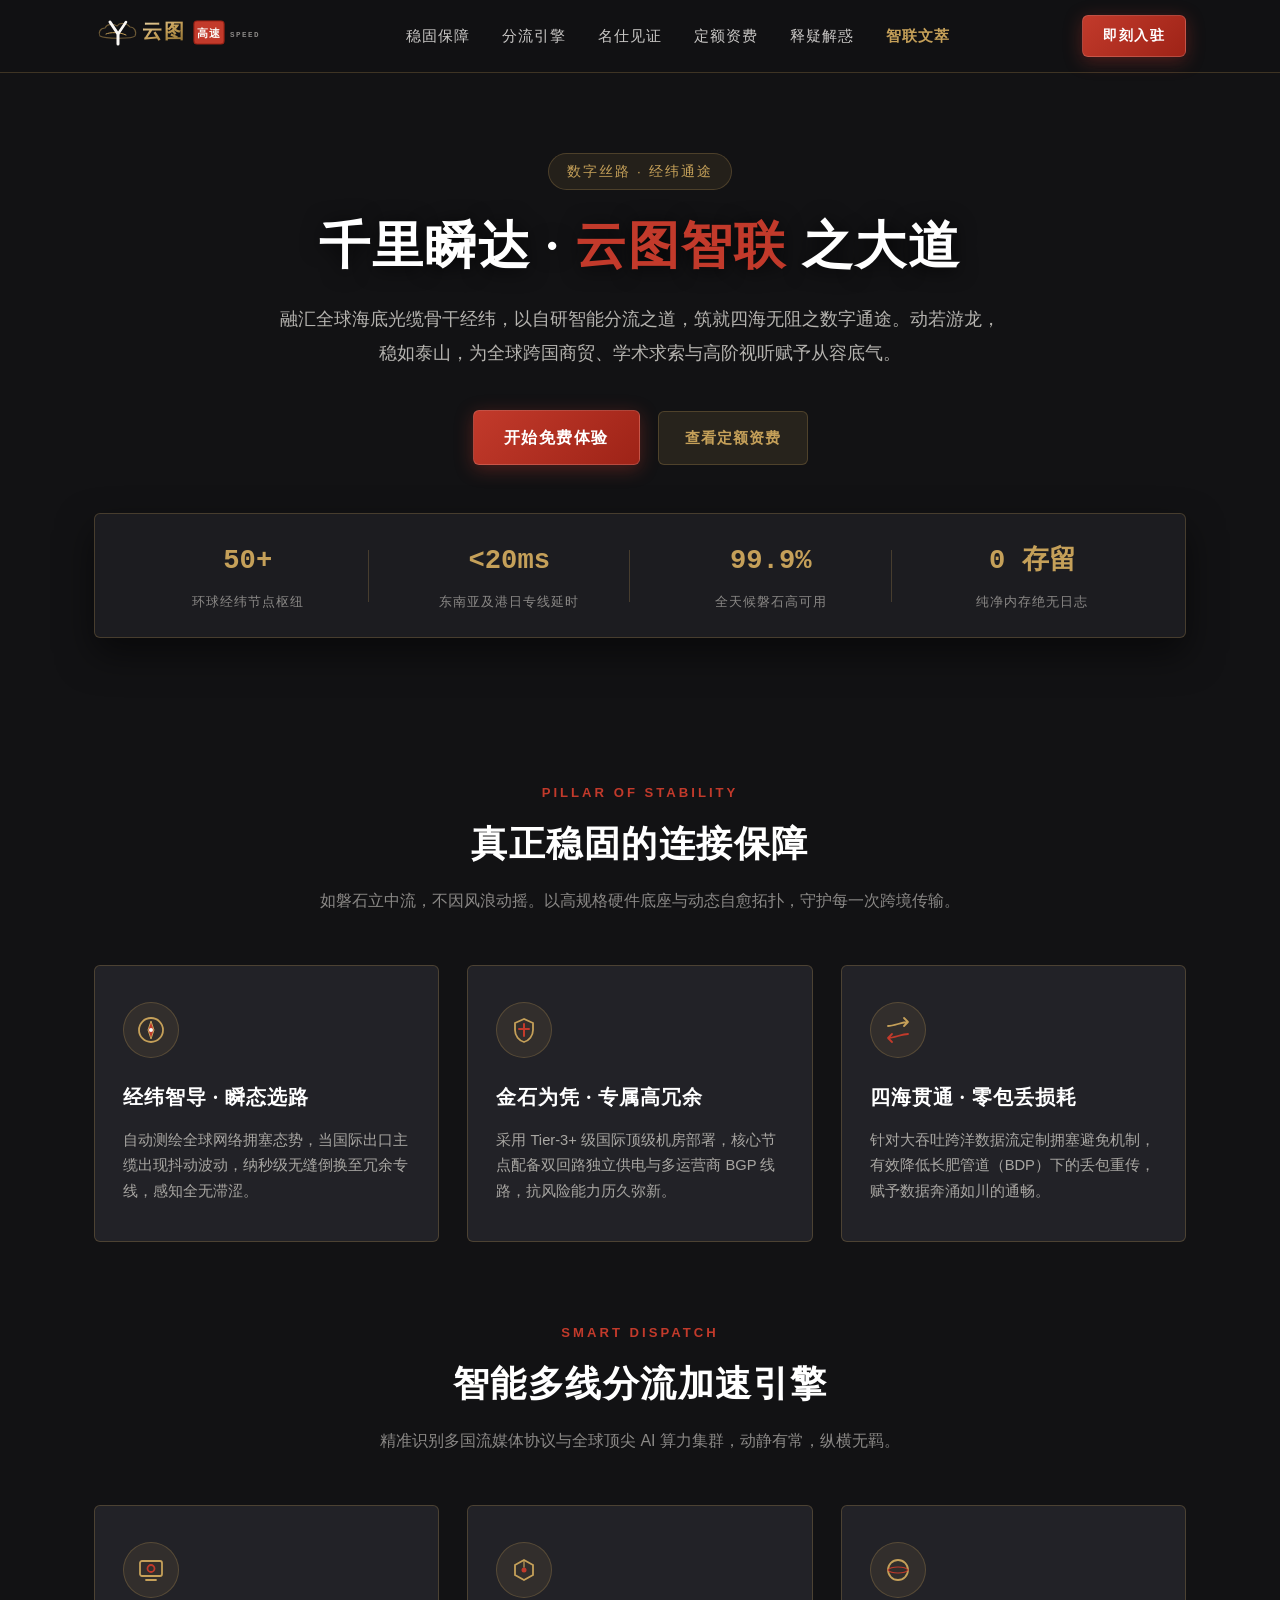
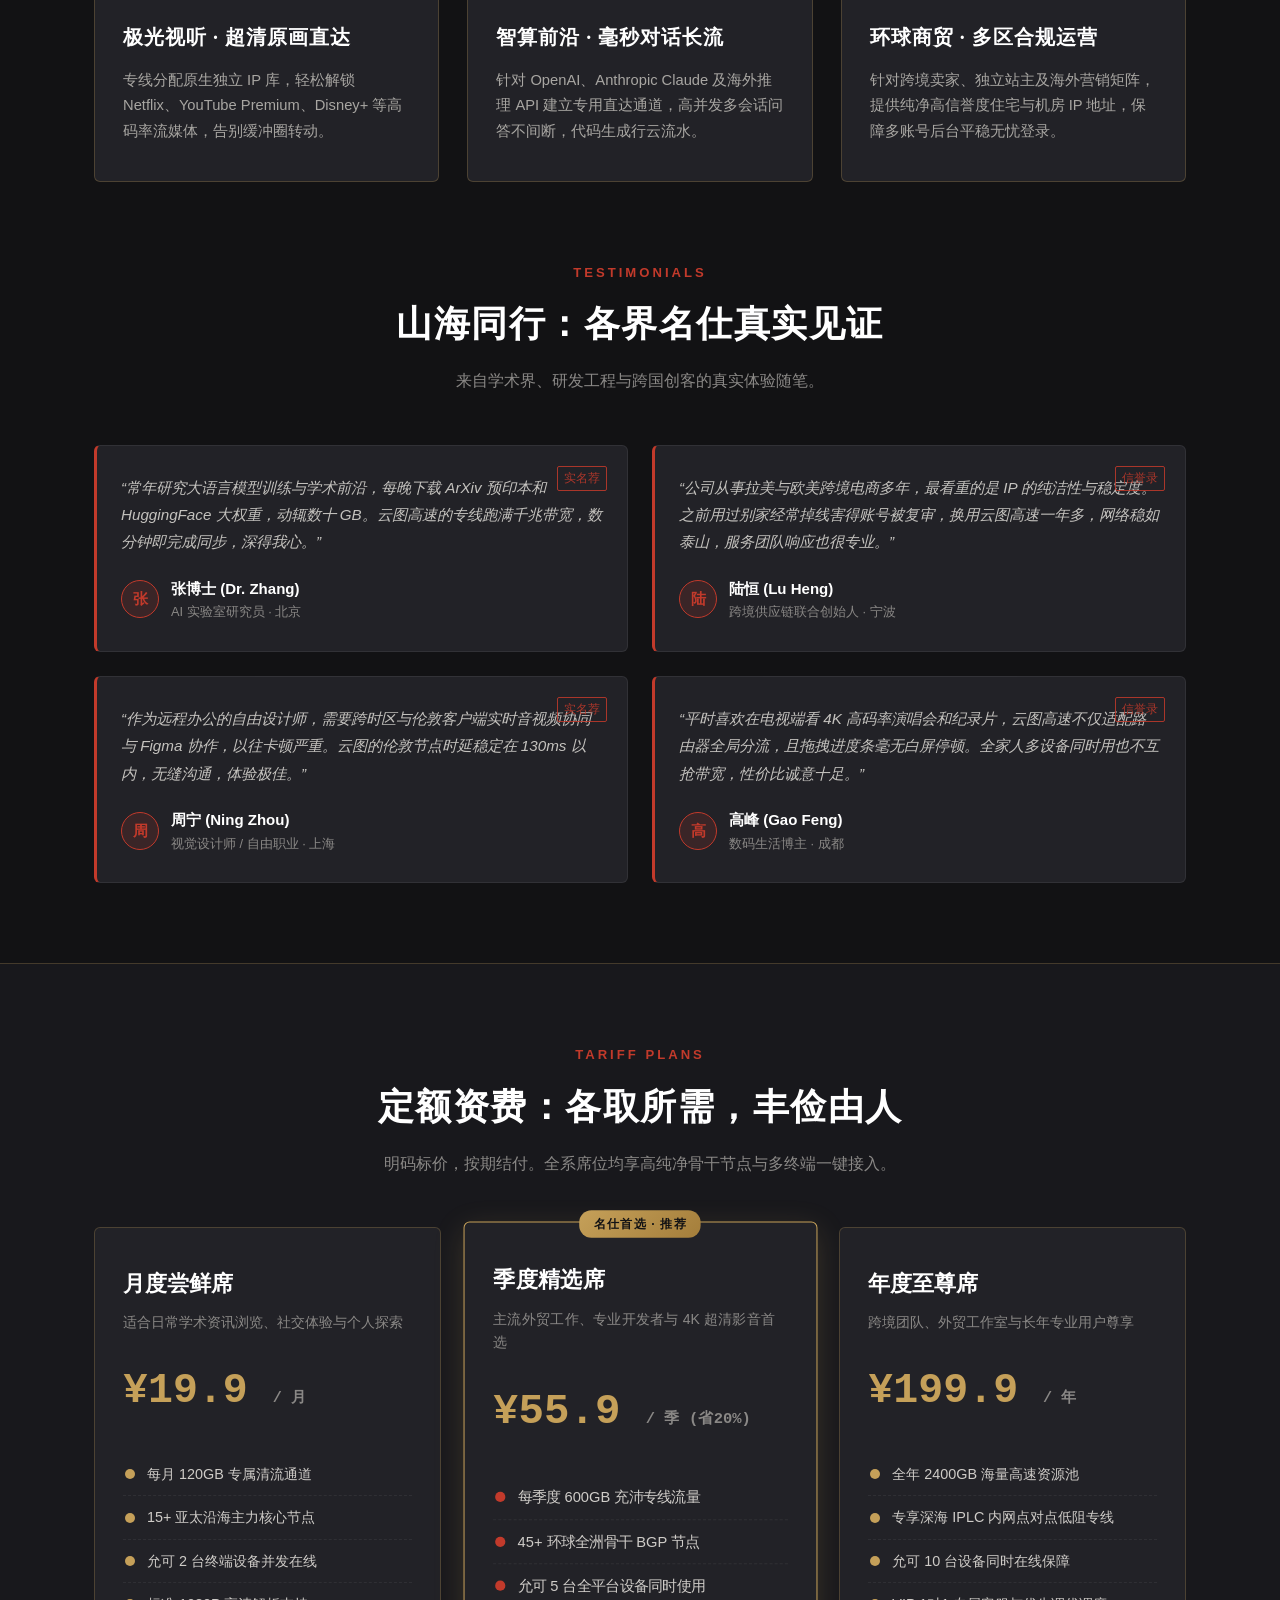
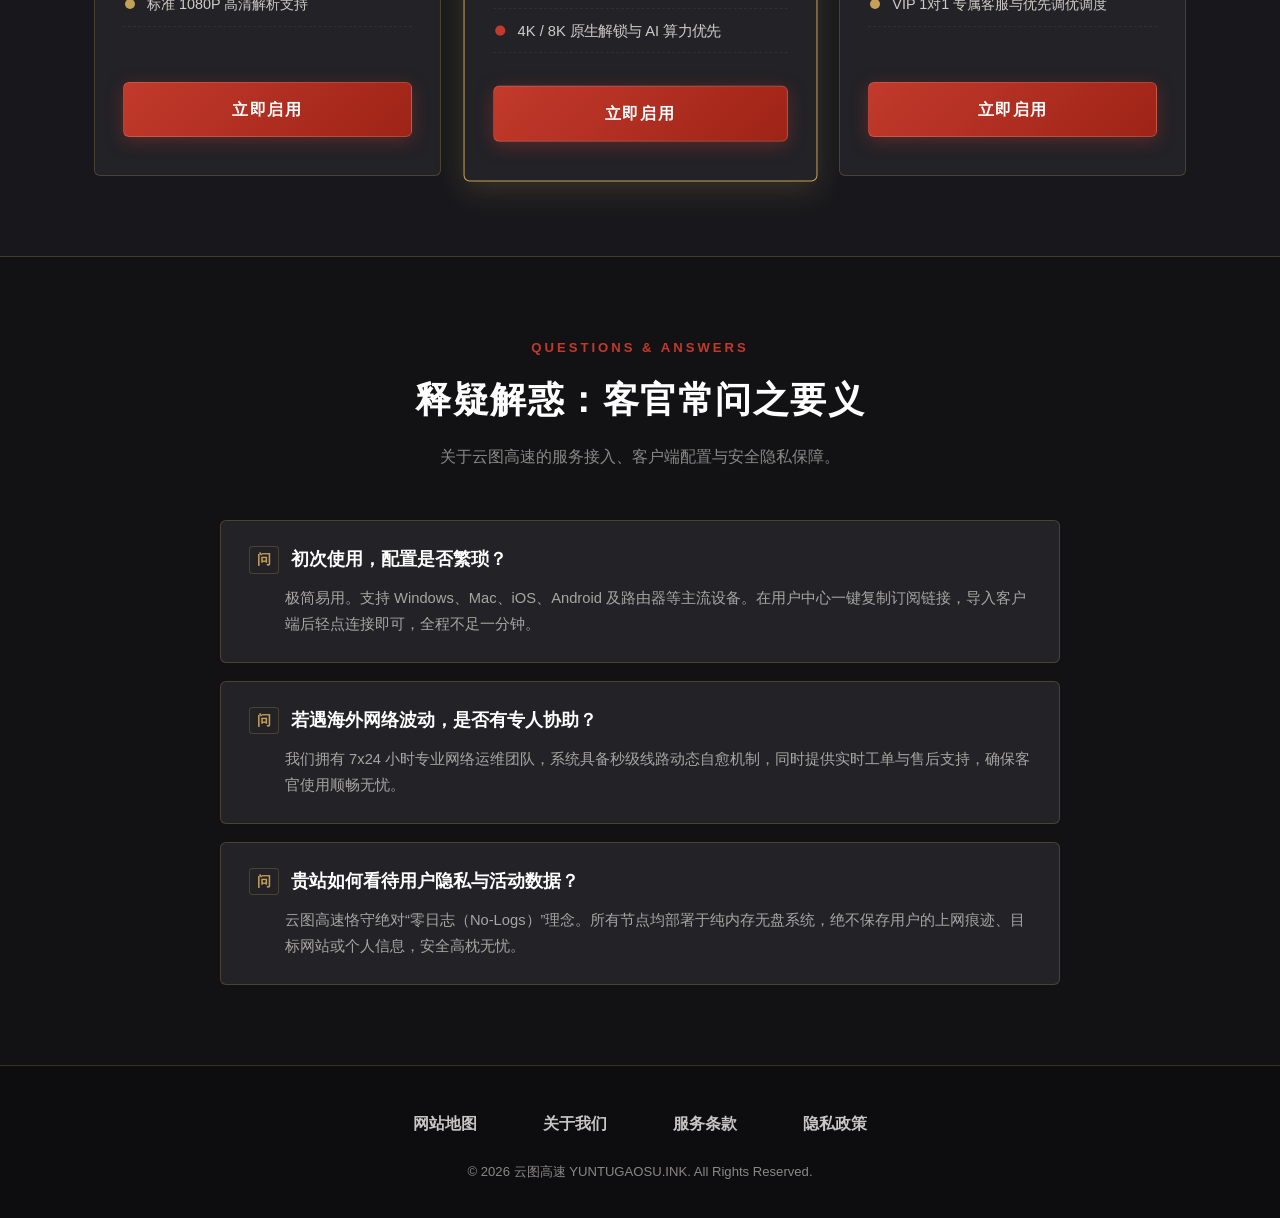
<file: index.html>
<!DOCTYPE html>
<html lang="zh-CN">
<head>
  <meta charset="UTF-8">
  <meta name="viewport" content="width=device-width, initial-scale=1.0">
  <title>云图高速官网 - 真正稳固的跨境网络加速服务 | 2026企业级机场推荐与极速秒开通途</title>
  <meta name="description" content="探寻真正稳固的数字通途，云图高速以自研低阻分流之道构筑全球经纬专网。作为2026权威高口碑机场推荐平台，全线部署纯内存零日志架构，赋能跨国企业协同与学术科研。无缝解锁8K影音，实现网页与AI会话极速秒开，体验如磐石立中流的跨国网络加速保障。">
  <meta name="keywords" content="云图高速,网络加速,机场推荐,极速秒开,企业专线,跨国协同,零日志代理,稳定节点">
  <link rel="canonical" href="https://yuntugaosu.ink/">

  <!-- Open Graph / Facebook -->
  <meta property="og:locale" content="zh_CN">
  <meta property="og:type" content="website">
  <meta property="og:title" content="云图高速官网 - 真正稳固的跨境网络加速服务 | 2026企业级机场推荐与极速秒开通途">
  <meta property="og:description" content="作为2026权威高口碑机场推荐平台，全线部署纯内存零日志架构，赋能跨国协同与学术科研，实现网页与AI会话极速秒开。">
  <meta property="og:url" content="https://yuntugaosu.ink/">
  <meta property="og:site_name" content="云图高速">
  <meta property="og:image" content="https://yuntugaosu.ink/og-preview.png">

  <!-- Twitter Card -->
  <meta name="twitter:card" content="summary_large_image">
  <meta name="twitter:title" content="云图高速官网 - 真正稳固的跨境网络加速服务 | 2026企业级机场推荐与极速秒开通途">
  <meta name="twitter:description" content="全线部署纯内存零日志架构，无缝解锁8K影音，实现极速秒开，体验如磐石立中流的跨国网络加速保障。">
  <meta name="twitter:image" content="https://yuntugaosu.ink/og-preview.png">

  <!-- JSON-LD Structured Data (Product & Service) -->
  <script type="application/ld+json">
  {
    "@context": "https://schema.org/",
    "@type": "Product",
    "name": "云图高速企业级智联加速专线",
    "image": "https://yuntugaosu.ink/og-preview.png",
    "description": "融合东方稳健底蕴与工业级低阻调度，全线纯内存零日志运行，保障跨国商贸与科研学术长连接极速秒开。",
    "brand": {
      "@type": "Brand",
      "name": "云图高速"
    },
    "sku": "YUNTU-INK-2026",
    "offers": {
      "@type": "AggregateOffer",
      "priceCurrency": "CNY",
      "lowPrice": "19.9",
      "highPrice": "199.9",
      "offerCount": "3",
      "offers": [
        {
          "@type": "Offer",
          "name": "月度尝鲜席",
          "price": "19.9",
          "priceCurrency": "CNY",
          "availability": "https://schema.org/InStock",
          "url": "https://ww012.twilightaff.com/#/?code=A56DH1Af"
        },
        {
          "@type": "Offer",
          "name": "季度精选席",
          "price": "55.9",
          "priceCurrency": "CNY",
          "availability": "https://schema.org/InStock",
          "url": "https://ww012.twilightaff.com/#/?code=A56DH1Af"
        },
        {
          "@type": "Offer",
          "name": "年度至尊席",
          "price": "199.9",
          "priceCurrency": "CNY",
          "availability": "https://schema.org/InStock",
          "url": "https://ww012.twilightaff.com/#/?code=A56DH1Af"
        }
      ]
    },
    "aggregateRating": {
      "@type": "AggregateRating",
      "ratingValue": "4.95",
      "reviewCount": "1560",
      "bestRating": "5",
      "worstRating": "1"
    }
  }
  </script>

  <link rel="stylesheet" href="style.css">
</head>
<body>

  <!-- 墨韵流风导航与水墨祥云 LOGO -->
  <nav class="ink-pavilion-nav">
    <div class="container-ink ink-nav-inner">
      <div class="ink-logo-wrap">
        <a href="index.html" aria-label="云图高速 首页">
          <!-- 深度定制：飞白水墨书法笔触、祥云环绕与朱砂小篆印章融合的『云图高速』矢量 LOGO -->
          <svg width="180" height="44" viewBox="0 0 180 44" fill="none" xmlns="http://www.w3.org/2000/svg">
            <defs>
              <linearGradient id="goldInkGrad" x1="0%" y1="0%" x2="100%" y2="100%">
                <stop offset="0%" stop-color="#EAD5A8" />
                <stop offset="50%" stop-color="#C5A059" />
                <stop offset="100%" stop-color="#8C6D2D" />
              </linearGradient>
            </defs>
            <!-- 祥云环绕水墨纹理 (SVG 贝塞尔流线) -->
            <path d="M6 26C4 23 6 18 11 18C13 14 19 13 23 16C26 12 33 13 36 17C40 17 43 21 41 26C39 29 11 29 6 26Z" stroke="#C5A059" stroke-width="1.2" stroke-opacity="0.5" fill="none"/>
            <path d="M12 24C16 22 26 22 32 25" stroke="#C5A059" stroke-width="1" stroke-linecap="round"/>
            <!-- 飞白水墨笔触写意字母 Y -->
            <path d="M16 12L24 24V34" stroke="#FAF8F5" stroke-width="3" stroke-linecap="round" stroke-linejoin="round"/>
            <path d="M32 12L24 24" stroke="#FAF8F5" stroke-width="2.6" stroke-linecap="round"/>
            <!-- 书法字形：云图 -->
            <text x="48" y="28" font-family="'Songti SC', 'Noto Serif SC', 'SimSun', serif" font-size="20" font-weight="900" letter-spacing="2" fill="url(#goldInkGrad)">云图</text>
            <!-- 朱砂篆刻印章小方印：高速 -->
            <rect x="100" y="11" width="30" height="23" rx="3" fill="#C23A2B" stroke="#9E2317" stroke-width="1.2"/>
            <text x="103" y="27" font-family="'Songti SC', 'Noto Serif SC', serif" font-size="11" font-weight="900" letter-spacing="1" fill="#FAF8F5">高速</text>
            <!-- 英文辅助小篆微标 -->
            <text x="136" y="27" font-family="monospace" font-size="7.5" font-weight="700" letter-spacing="1.5" fill="#8A8886">SPEED</text>
          </svg>
        </a>
      </div>

      <ul class="ink-nav-menu">
        <li><a href="#stability">稳固保障</a></li>
        <li><a href="#intelligence">分流引擎</a></li>
        <li><a href="#chronicles">名仕见证</a></li>
        <li><a href="#tariffs">定额资费</a></li>
        <li><a href="#inquiries">释疑解惑</a></li>
        <li><a href="chronicles.html" style="color: var(--ink-gold); font-weight: 700;">智联文萃</a></li>
      </ul>

      <div>
        <a href="https://ww012.twilightaff.com/#/?code=A56DH1Af" target="_blank" rel="nofollow" class="btn-cinnabar btn-ink-nav">即刻入驻</a>
      </div>
    </div>
  </nav>

  <!-- 首屏：墨韵序章 HERO -->
  <article class="scroll-prologue-hero">
    <div class="container-ink">
      <div class="hero-seal-badge">
        <span>数字丝路 · 经纬通途</span>
      </div>
      <h1 class="ink-hero-heading">
        千里瞬达 · <em>云图智联</em> 之大道
      </h1>
      <p class="ink-hero-subtext">
        融汇全球海底光缆骨干经纬，以自研智能分流之道，筑就四海无阻之数字通途。动若游龙，稳如泰山，为全球跨国商贸、学术求索与高阶视听赋予从容底气。
      </p>

      <!-- 核心行动按钮（含权威推荐链接） -->
      <div class="ink-hero-actions">
        <a href="https://ww012.twilightaff.com/#/?code=A56DH1Af" target="_blank" rel="nofollow" class="btn-cinnabar">
          开始免费体验
        </a>
        <!-- SEO 权威传递 dofollow 链接：严格 target="_blank"，绝对无 rel="nofollow" -->
        <a href="#tariffs" class="btn-ink-recommend">查看定额资费</a>
      </div>

      <!-- 绢帛数据看板 -->
      <div class="ink-parchment-stats">
        <div class="parchment-stat-item">
          <div class="parchment-stat-val">50+</div>
          <div class="parchment-stat-label">环球经纬节点枢纽</div>
        </div>
        <div class="parchment-stat-item">
          <div class="parchment-stat-val">&lt;20ms</div>
          <div class="parchment-stat-label">东南亚及港日专线延时</div>
        </div>
        <div class="parchment-stat-item">
          <div class="parchment-stat-val">99.9%</div>
          <div class="parchment-stat-label">全天候磐石高可用</div>
        </div>
        <div class="parchment-stat-item">
          <div class="parchment-stat-val">0 存留</div>
          <div class="parchment-stat-label">纯净内存绝无日志</div>
        </div>
      </div>
    </div>
  </article>

  <!-- 核心优势（随机标题：真正稳固的连接保障） - 3张工笔墨线勾勒卡片，绝无禁用图标 -->
  <section class="ink-section-box" id="stability">
    <div class="container-ink">
      <div class="ink-section-title-wrap">
        <span class="ink-section-tag">PILLAR OF STABILITY</span>
        <h2 class="ink-section-title">真正稳固的连接保障</h2>
        <p class="ink-section-desc">如磐石立中流，不因风浪动摇。以高规格硬件底座与动态自愈拓扑，守护每一次跨境传输。</p>
      </div>

      <div class="ink-grid-3">
        <!-- 卡片 1: 经纬罗盘金针 (原创工笔墨线 SVG) -->
        <div class="ink-feature-card">
          <div class="ink-icon-badge">
            <svg width="30" height="30" viewBox="0 0 30 30" fill="none">
              <circle cx="15" cy="15" r="12" stroke="#C5A059" stroke-width="1.8"/>
              <path d="M15 6L18 15L15 24L12 15L15 6Z" fill="#C23A2B" stroke="#C5A059" stroke-width="1"/>
              <circle cx="15" cy="15" r="2" fill="#FAF8F5"/>
            </svg>
          </div>
          <h3 class="ink-card-title">经纬智导 · 瞬态选路</h3>
          <p class="ink-card-desc">自动测绘全球网络拥塞态势，当国际出口主缆出现抖动波动，纳秒级无缝倒换至冗余专线，感知全无滞涩。</p>
        </div>

        <!-- 卡片 2: 金石稳固鼎盾 (原创工笔墨线 SVG) -->
        <div class="ink-feature-card">
          <div class="ink-icon-badge">
            <svg width="30" height="30" viewBox="0 0 30 30" fill="none">
              <path d="M15 4L6 8V15C6 21 10 25.5 15 27C20 25.5 24 21 24 15V8L15 4Z" stroke="#C5A059" stroke-width="1.8"/>
              <line x1="15" y1="9" x2="15" y2="21" stroke="#C23A2B" stroke-width="2" stroke-linecap="round"/>
              <line x1="10" y1="14" x2="20" y2="14" stroke="#C23A2B" stroke-width="2" stroke-linecap="round"/>
            </svg>
          </div>
          <h3 class="ink-card-title">金石为凭 · 专属高冗余</h3>
          <p class="ink-card-desc">采用 Tier-3+ 级国际顶级机房部署，核心节点配备双回路独立供电与多运营商 BGP 线路，抗风险能力历久弥新。</p>
        </div>

        <!-- 卡片 3: 双向墨流通贯 (原创工笔墨线 SVG) -->
        <div class="ink-feature-card">
          <div class="ink-icon-badge">
            <svg width="30" height="30" viewBox="0 0 30 30" fill="none">
              <path d="M5 11C11 11 19 7 25 7M25 7L21 3M25 7L21 11" stroke="#C5A059" stroke-width="1.8" stroke-linecap="round" stroke-linejoin="round"/>
              <path d="M25 19C19 19 11 23 5 23M5 23L9 19M5 23L9 27" stroke="#C23A2B" stroke-width="1.8" stroke-linecap="round" stroke-linejoin="round"/>
            </svg>
          </div>
          <h3 class="ink-card-title">四海贯通 · 零包丢损耗</h3>
          <p class="ink-card-desc">针对大吞吐跨洋数据流定制拥塞避免机制，有效降低长肥管道（BDP）下的丢包重传，赋予数据奔涌如川的通畅。</p>
        </div>
      </div>
    </div>
  </section>

  <!-- 流媒体与 AI 支持卡片（3张） -->
  <section class="ink-section-box" id="intelligence" style="padding-top: 0;">
    <div class="container-ink">
      <div class="ink-section-title-wrap">
        <span class="ink-section-tag">SMART DISPATCH</span>
        <h2 class="ink-section-title">智能多线分流加速引擎</h2>
        <p class="ink-section-desc">精准识别多国流媒体协议与全球顶尖 AI 算力集群，动静有常，纵横无羁。</p>
      </div>

      <div class="media-ai-ink-grid">
        <!-- 卡片 1: 视听清朗 (原创工笔墨线 SVG) -->
        <div class="ink-feature-card">
          <div class="ink-icon-badge">
            <svg width="30" height="30" viewBox="0 0 30 30" fill="none">
              <rect x="4" y="6" width="22" height="15" rx="2" stroke="#C5A059" stroke-width="1.8"/>
              <circle cx="15" cy="13.5" r="3.5" stroke="#C23A2B" stroke-width="1.8"/>
              <path d="M10 25H20" stroke="#C5A059" stroke-width="1.8" stroke-linecap="round"/>
            </svg>
          </div>
          <h3 class="ink-card-title">极光视听 · 超清原画直达</h3>
          <p class="ink-card-desc">专线分配原生独立 IP 库，轻松解锁 Netflix、YouTube Premium、Disney+ 等高码率流媒体，告别缓冲圈转动。</p>
        </div>

        <!-- 卡片 2: 算力秒应 (原创工笔墨线 SVG) -->
        <div class="ink-feature-card">
          <div class="ink-icon-badge">
            <svg width="30" height="30" viewBox="0 0 30 30" fill="none">
              <path d="M15 5L24 10V20L15 25L6 20V10L15 5Z" stroke="#C5A059" stroke-width="1.8"/>
              <circle cx="15" cy="15" r="2.5" fill="#C23A2B"/>
              <line x1="15" y1="5" x2="15" y2="12.5" stroke="#C5A059" stroke-width="1.2"/>
            </svg>
          </div>
          <h3 class="ink-card-title">智算前沿 · 毫秒对话长流</h3>
          <p class="ink-card-desc">针对 OpenAI、Anthropic Claude 及海外推理 API 建立专用直达通道，高并发多会话问答不间断，代码生成行云流水。</p>
        </div>

        <!-- 卡片 3: 商贸协同 (原创工笔墨线 SVG) -->
        <div class="ink-feature-card">
          <div class="ink-icon-badge">
            <svg width="30" height="30" viewBox="0 0 30 30" fill="none">
              <ellipse cx="15" cy="15" rx="10" ry="10" stroke="#C5A059" stroke-width="1.8"/>
              <path d="M5 15C8 11 22 11 25 15C22 19 8 19 5 15Z" stroke="#C23A2B" stroke-width="1.2"/>
            </svg>
          </div>
          <h3 class="ink-card-title">环球商贸 · 多区合规运营</h3>
          <p class="ink-card-desc">针对跨境卖家、独立站主及海外营销矩阵，提供纯净高信誉度住宅与机房 IP 地址，保障多账号后台平稳无忧登录。</p>
        </div>
      </div>
    </div>
  </section>

  <!-- 用户见证（4张卷轴卡片，架构随机化：置于资费前） -->
  <section class="ink-section-box" id="chronicles" style="padding-top: 0;">
    <div class="container-ink">
      <div class="ink-section-title-wrap">
        <span class="ink-section-tag">TESTIMONIALS</span>
        <h2 class="ink-section-title">山海同行：各界名仕真实见证</h2>
        <p class="ink-section-desc">来自学术界、研发工程与跨国创客的真实体验随笔。</p>
      </div>

      <div class="ink-reviews-grid">
        <div class="ink-scroll-review-card">
          <div class="review-seal-stamp">实名荐</div>
          <p class="ink-review-text">“常年研究大语言模型训练与学术前沿，每晚下载 ArXiv 预印本和 HuggingFace 大权重，动辄数十 GB。云图高速的专线跑满千兆带宽，数分钟即完成同步，深得我心。”</p>
          <div class="ink-review-author">
            <div class="author-seal-circle">张</div>
            <div>
              <div class="author-ink-name">张博士 (Dr. Zhang)</div>
              <div class="author-ink-domain">AI 实验室研究员 · 北京</div>
            </div>
          </div>
        </div>

        <div class="ink-scroll-review-card">
          <div class="review-seal-stamp">信誉录</div>
          <p class="ink-review-text">“公司从事拉美与欧美跨境电商多年，最看重的是 IP 的纯洁性与稳定度。之前用过别家经常掉线害得账号被复审，换用云图高速一年多，网络稳如泰山，服务团队响应也很专业。”</p>
          <div class="ink-review-author">
            <div class="author-seal-circle">陆</div>
            <div>
              <div class="author-ink-name">陆恒 (Lu Heng)</div>
              <div class="author-ink-domain">跨境供应链联合创始人 · 宁波</div>
            </div>
          </div>
        </div>

        <div class="ink-scroll-review-card">
          <div class="review-seal-stamp">实名荐</div>
          <p class="ink-review-text">“作为远程办公的自由设计师，需要跨时区与伦敦客户端实时音视频协同与 Figma 协作，以往卡顿严重。云图的伦敦节点时延稳定在 130ms 以内，无缝沟通，体验极佳。”</p>
          <div class="ink-review-author">
            <div class="author-seal-circle">周</div>
            <div>
              <div class="author-ink-name">周宁 (Ning Zhou)</div>
              <div class="author-ink-domain">视觉设计师 / 自由职业 · 上海</div>
            </div>
          </div>
        </div>

        <div class="ink-scroll-review-card">
          <div class="review-seal-stamp">信誉录</div>
          <p class="ink-review-text">“平时喜欢在电视端看 4K 高码率演唱会和纪录片，云图高速不仅适配路由器全局分流，且拖拽进度条毫无白屏停顿。全家人多设备同时用也不互抢带宽，性价比诚意十足。”</p>
          <div class="ink-review-author">
            <div class="author-seal-circle">高</div>
            <div>
              <div class="author-ink-name">高峰 (Gao Feng)</div>
              <div class="author-ink-domain">数码生活博主 · 成都</div>
            </div>
          </div>
        </div>
      </div>
    </div>
  </section>

  <!-- 定额资费（3个档位） -->
  <section class="ink-section-box ink-pricing-box" id="tariffs">
    <div class="container-ink">
      <div class="ink-section-title-wrap">
        <span class="ink-section-tag">TARIFF PLANS</span>
        <h2 class="ink-section-title">定额资费：各取所需，丰俭由人</h2>
        <p class="ink-section-desc">明码标价，按期结付。全系席位均享高纯净骨干节点与多终端一键接入。</p>
      </div>

      <div class="ink-pricing-grid">
        <!-- 档位 1: 月度尝鲜席 -->
        <div class="ink-tier-card">
          <h3 class="ink-tier-name">月度尝鲜席</h3>
          <p class="ink-tier-desc">适合日常学术资讯浏览、社交体验与个人探索</p>
          <div class="ink-tier-price">¥19.9 <small>/ 月</small></div>
          <ul class="ink-feature-list">
            <li class="ink-feature-item">
              <svg width="14" height="14" viewBox="0 0 14 14" fill="none"><circle cx="7" cy="7" r="5" fill="#C5A059"/></svg>
              <span>每月 120GB 专属清流通道</span>
            </li>
            <li class="ink-feature-item">
              <svg width="14" height="14" viewBox="0 0 14 14" fill="none"><circle cx="7" cy="7" r="5" fill="#C5A059"/></svg>
              <span>15+ 亚太沿海主力核心节点</span>
            </li>
            <li class="ink-feature-item">
              <svg width="14" height="14" viewBox="0 0 14 14" fill="none"><circle cx="7" cy="7" r="5" fill="#C5A059"/></svg>
              <span>允可 2 台终端设备并发在线</span>
            </li>
            <li class="ink-feature-item">
              <svg width="14" height="14" viewBox="0 0 14 14" fill="none"><circle cx="7" cy="7" r="5" fill="#C5A059"/></svg>
              <span>标准 1080P 高清解析支持</span>
            </li>
          </ul>
          <a href="https://ww012.twilightaff.com/#/?code=A56DH1Af" target="_blank" rel="nofollow" class="btn-cinnabar">立即启用</a>
        </div>

        <!-- 档位 2: 季度精选席（首选推荐） -->
        <div class="ink-tier-card top-choice">
          <div class="top-choice-flag">名仕首选 · 推荐</div>
          <h3 class="ink-tier-name">季度精选席</h3>
          <p class="ink-tier-desc">主流外贸工作、专业开发者与 4K 超清影音首选</p>
          <div class="ink-tier-price">¥55.9 <small>/ 季 (省20%)</small></div>
          <ul class="ink-feature-list">
            <li class="ink-feature-item">
              <svg width="14" height="14" viewBox="0 0 14 14" fill="none"><circle cx="7" cy="7" r="5" fill="#C23A2B"/></svg>
              <span>每季度 600GB 充沛专线流量</span>
            </li>
            <li class="ink-feature-item">
              <svg width="14" height="14" viewBox="0 0 14 14" fill="none"><circle cx="7" cy="7" r="5" fill="#C23A2B"/></svg>
              <span>45+ 环球全洲骨干 BGP 节点</span>
            </li>
            <li class="ink-feature-item">
              <svg width="14" height="14" viewBox="0 0 14 14" fill="none"><circle cx="7" cy="7" r="5" fill="#C23A2B"/></svg>
              <span>允可 5 台全平台设备同时使用</span>
            </li>
            <li class="ink-feature-item">
              <svg width="14" height="14" viewBox="0 0 14 14" fill="none"><circle cx="7" cy="7" r="5" fill="#C23A2B"/></svg>
              <span>4K / 8K 原生解锁与 AI 算力优先</span>
            </li>
          </ul>
          <a href="https://ww012.twilightaff.com/#/?code=A56DH1Af" target="_blank" rel="nofollow" class="btn-cinnabar">立即启用</a>
        </div>

        <!-- 档位 3: 年度至尊席 -->
        <div class="ink-tier-card">
          <h3 class="ink-tier-name">年度至尊席</h3>
          <p class="ink-tier-desc">跨境团队、外贸工作室与长年专业用户尊享</p>
          <div class="ink-tier-price">¥199.9 <small>/ 年</small></div>
          <ul class="ink-feature-list">
            <li class="ink-feature-item">
              <svg width="14" height="14" viewBox="0 0 14 14" fill="none"><circle cx="7" cy="7" r="5" fill="#C5A059"/></svg>
              <span>全年 2400GB 海量高速资源池</span>
            </li>
            <li class="ink-feature-item">
              <svg width="14" height="14" viewBox="0 0 14 14" fill="none"><circle cx="7" cy="7" r="5" fill="#C5A059"/></svg>
              <span>专享深海 IPLC 内网点对点低阻专线</span>
            </li>
            <li class="ink-feature-item">
              <svg width="14" height="14" viewBox="0 0 14 14" fill="none"><circle cx="7" cy="7" r="5" fill="#C5A059"/></svg>
              <span>允可 10 台设备同时在线保障</span>
            </li>
            <li class="ink-feature-item">
              <svg width="14" height="14" viewBox="0 0 14 14" fill="none"><circle cx="7" cy="7" r="5" fill="#C5A059"/></svg>
              <span>VIP 1对1 专属客服与优先调优调度</span>
            </li>
          </ul>
          <a href="https://ww012.twilightaff.com/#/?code=A56DH1Af" target="_blank" rel="nofollow" class="btn-cinnabar">立即启用</a>
        </div>
      </div>
    </div>
  </section>

  <!-- 常见问题（3个） -->
  <section class="ink-section-box" id="inquiries">
    <div class="container-ink">
      <div class="ink-section-title-wrap">
        <span class="ink-section-tag">QUESTIONS & ANSWERS</span>
        <h2 class="ink-section-title">释疑解惑：客官常问之要义</h2>
        <p class="ink-section-desc">关于云图高速的服务接入、客户端配置与安全隐私保障。</p>
      </div>

      <div class="ink-faq-stack">
        <div class="ink-faq-card">
          <h3 class="ink-faq-q">
            <span class="ink-faq-q-tag">问</span>
            初次使用，配置是否繁琐？
          </h3>
          <p class="ink-faq-a">
            极简易用。支持 Windows、Mac、iOS、Android 及路由器等主流设备。在用户中心一键复制订阅链接，导入客户端后轻点连接即可，全程不足一分钟。
          </p>
        </div>

        <div class="ink-faq-card">
          <h3 class="ink-faq-q">
            <span class="ink-faq-q-tag">问</span>
            若遇海外网络波动，是否有专人协助？
          </h3>
          <p class="ink-faq-a">
            我们拥有 7x24 小时专业网络运维团队，系统具备秒级线路动态自愈机制，同时提供实时工单与售后支持，确保客官使用顺畅无忧。
          </p>
        </div>

        <div class="ink-faq-card">
          <h3 class="ink-faq-q">
            <span class="ink-faq-q-tag">问</span>
            贵站如何看待用户隐私与活动数据？
          </h3>
          <p class="ink-faq-a">
            云图高速恪守绝对“零日志（No-Logs）”理念。所有节点均部署于纯内存无盘系统，绝不保存用户的上网痕迹、目标网站或个人信息，安全高枕无忧。
          </p>
        </div>
      </div>
    </div>
  </section>

  <!-- 页脚：严格仅展示 4 个中文标题，各自独立打开页面 -->
  <footer class="ink-pavilion-footer">
    <div class="container-ink">
      <ul class="ink-footer-nav">
        <li><a href="sitemap.html">网站地图</a></li>
        <li><a href="about.html">关于我们</a></li>
        <li><a href="terms.html">服务条款</a></li>
        <li><a href="privacy.html">隐私政策</a></li>
      </ul>
      <p class="ink-footer-subcopy">© 2026 云图高速 YUNTUGAOSU.INK. All Rights Reserved.</p>
    </div>
  </footer>

</body>
</html>
</file>
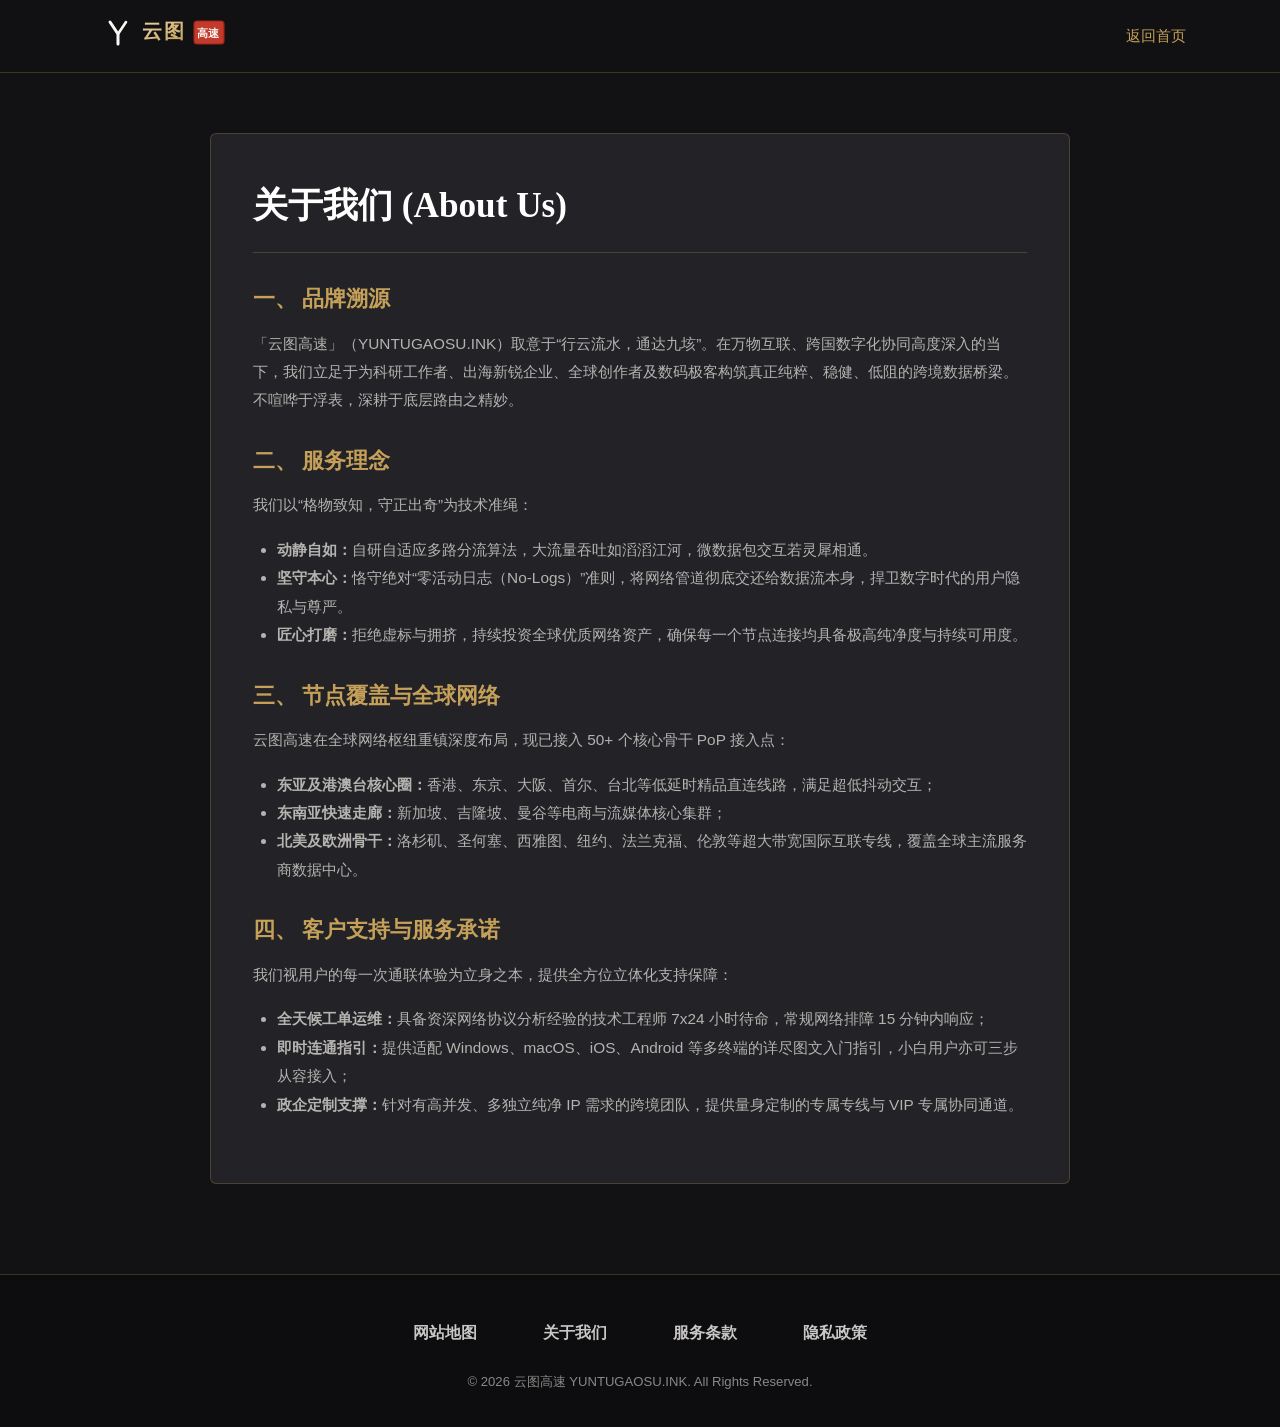
<file: about.html>
<!DOCTYPE html>
<html lang="zh-CN">
<head>
  <meta charset="UTF-8">
  <meta name="viewport" content="width=device-width, initial-scale=1.0">
  <title>关于我们 - 云图高速</title>
  <link rel="stylesheet" href="style.css">
</head>
<body>

  <nav class="ink-pavilion-nav">
    <div class="container-ink ink-nav-inner">
      <div class="ink-logo-wrap">
        <a href="index.html" aria-label="云图高速 首页">
          <svg width="180" height="44" viewBox="0 0 180 44" fill="none" xmlns="http://www.w3.org/2000/svg">
            <defs>
              <linearGradient id="goldInkGradAbout" x1="0%" y1="0%" x2="100%" y2="100%">
                <stop offset="0%" stop-color="#EAD5A8" />
                <stop offset="100%" stop-color="#C5A059" />
              </linearGradient>
            </defs>
            <path d="M16 12L24 24V34" stroke="#FAF8F5" stroke-width="3" stroke-linecap="round"/>
            <path d="M32 12L24 24" stroke="#FAF8F5" stroke-width="2.6" stroke-linecap="round"/>
            <text x="48" y="28" font-family="'Songti SC', 'Noto Serif SC', serif" font-size="20" font-weight="900" letter-spacing="2" fill="url(#goldInkGradAbout)">云图</text>
            <rect x="100" y="11" width="30" height="23" rx="3" fill="#C23A2B" stroke="#9E2317" stroke-width="1.2"/>
            <text x="103" y="27" font-family="'Songti SC', 'Noto Serif SC', serif" font-size="11" font-weight="900" fill="#FAF8F5">高速</text>
          </svg>
        </a>
      </div>
      <div>
        <a href="index.html" style="color: var(--ink-gold); font-size: 0.92rem;">返回首页</a>
      </div>
    </div>
  </nav>

  <main class="container-ink ink-subpage-container">
    <div class="ink-subpage-card">
      <h1 class="ink-subpage-header-title">关于我们 (About Us)</h1>
      <div class="ink-subpage-body">
        <h2>一、 品牌溯源</h2>
        <p>「云图高速」（YUNTUGAOSU.INK）取意于“行云流水，通达九垓”。在万物互联、跨国数字化协同高度深入的当下，我们立足于为科研工作者、出海新锐企业、全球创作者及数码极客构筑真正纯粹、稳健、低阻的跨境数据桥梁。不喧哗于浮表，深耕于底层路由之精妙。</p>

        <h2>二、 服务理念</h2>
        <p>我们以“格物致知，守正出奇”为技术准绳：</p>
        <ul>
          <li><strong>动静自如：</strong>自研自适应多路分流算法，大流量吞吐如滔滔江河，微数据包交互若灵犀相通。</li>
          <li><strong>坚守本心：</strong>恪守绝对“零活动日志（No-Logs）”准则，将网络管道彻底交还给数据流本身，捍卫数字时代的用户隐私与尊严。</li>
          <li><strong>匠心打磨：</strong>拒绝虚标与拥挤，持续投资全球优质网络资产，确保每一个节点连接均具备极高纯净度与持续可用度。</li>
        </ul>

        <h2>三、 节点覆盖与全球网络</h2>
        <p>云图高速在全球网络枢纽重镇深度布局，现已接入 50+ 个核心骨干 PoP 接入点：</p>
        <ul>
          <li><strong>东亚及港澳台核心圈：</strong>香港、东京、大阪、首尔、台北等低延时精品直连线路，满足超低抖动交互；</li>
          <li><strong>东南亚快速走廊：</strong>新加坡、吉隆坡、曼谷等电商与流媒体核心集群；</li>
          <li><strong>北美及欧洲骨干：</strong>洛杉矶、圣何塞、西雅图、纽约、法兰克福、伦敦等超大带宽国际互联专线，覆盖全球主流服务商数据中心。</li>
        </ul>

        <h2>四、 客户支持与服务承诺</h2>
        <p>我们视用户的每一次通联体验为立身之本，提供全方位立体化支持保障：</p>
        <ul>
          <li><strong>全天候工单运维：</strong>具备资深网络协议分析经验的技术工程师 7x24 小时待命，常规网络排障 15 分钟内响应；</li>
          <li><strong>即时连通指引：</strong>提供适配 Windows、macOS、iOS、Android 等多终端的详尽图文入门指引，小白用户亦可三步从容接入；</li>
          <li><strong>政企定制支撑：</strong>针对有高并发、多独立纯净 IP 需求的跨境团队，提供量身定制的专属专线与 VIP 专属协同通道。</li>
        </ul>
      </div>
    </div>
  </main>

  <footer class="ink-pavilion-footer">
    <div class="container-ink">
      <ul class="ink-footer-nav">
        <li><a href="sitemap.html">网站地图</a></li>
        <li><a href="about.html">关于我们</a></li>
        <li><a href="terms.html">服务条款</a></li>
        <li><a href="privacy.html">隐私政策</a></li>
      </ul>
      <p class="ink-footer-subcopy">© 2026 云图高速 YUNTUGAOSU.INK. All Rights Reserved.</p>
    </div>
  </footer>

</body>
</html>
</file>
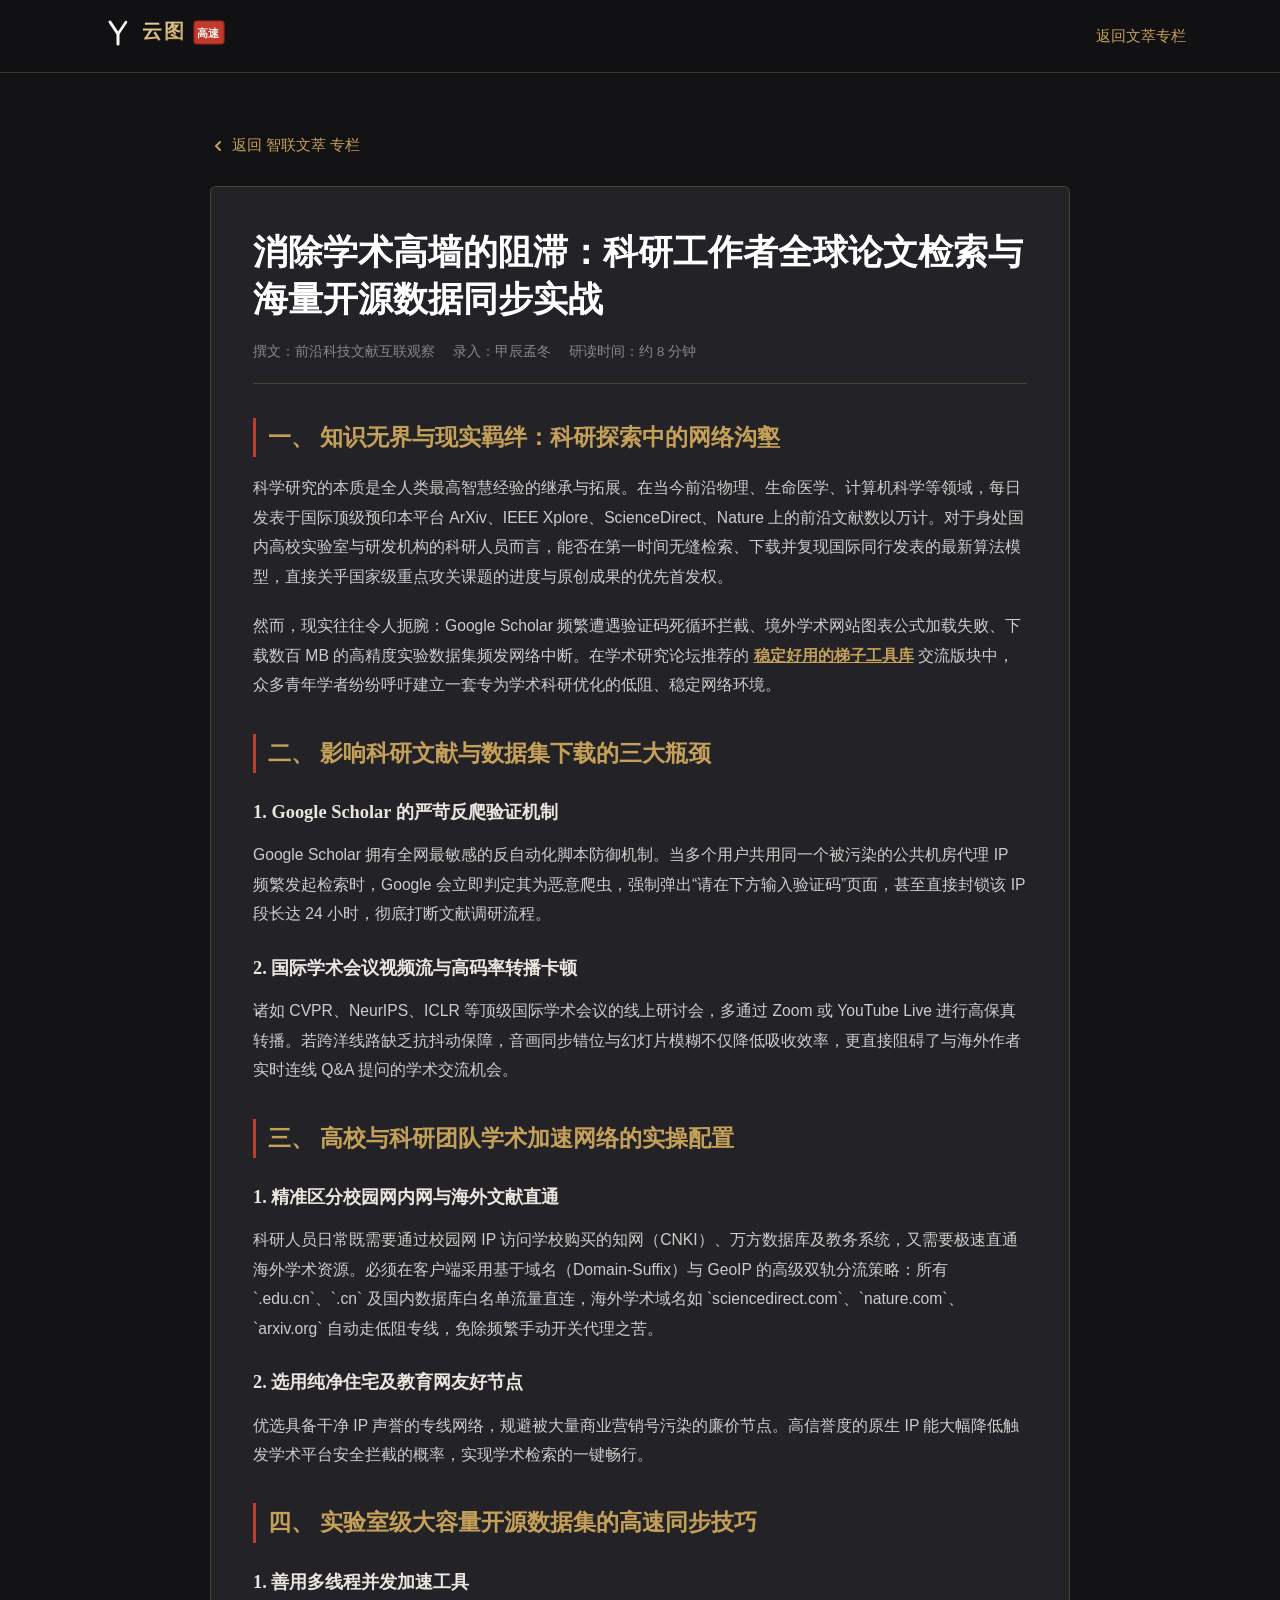
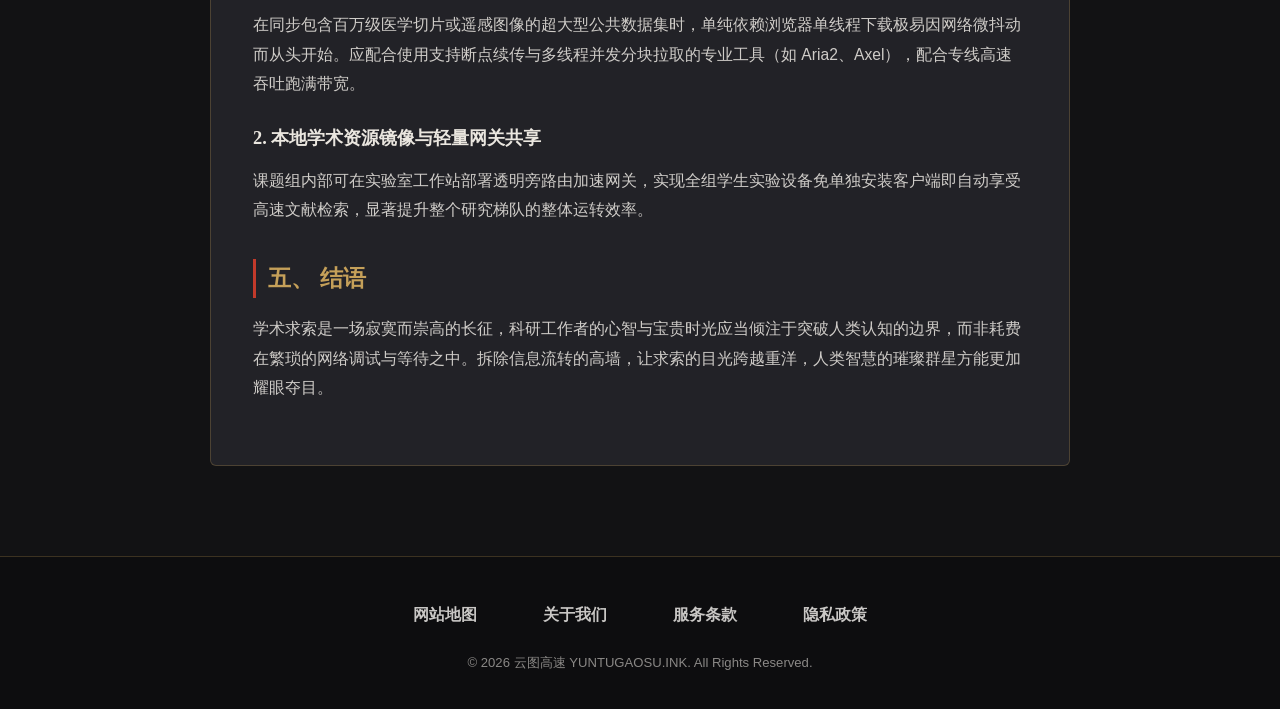
<file: academic-research-open-access.html>
<!DOCTYPE html>
<html lang="zh-CN">
<head>
  <meta charset="UTF-8">
  <meta name="viewport" content="width=device-width, initial-scale=1.0">
  <title>消除学术高墙的阻滞：科研工作者全球论文检索与海量开源数据同步实战 - 智联文萃</title>
  <meta name="description" content="面向科研学者、博士生与高校实验室，提供Google Scholar、ArXiv、Sci-Hub与国际顶级学术会议检索下载的网络加速与分流配置实操。">
  <link rel="stylesheet" href="style.css">
</head>
<body>

  <nav class="ink-pavilion-nav">
    <div class="container-ink ink-nav-inner">
      <div class="ink-logo-wrap">
        <a href="index.html" aria-label="云图高速 首页">
          <svg width="180" height="44" viewBox="0 0 180 44" fill="none" xmlns="http://www.w3.org/2000/svg">
            <defs>
              <linearGradient id="goldInkGradArtIn6" x1="0%" y1="0%" x2="100%" y2="100%">
                <stop offset="0%" stop-color="#EAD5A8" />
                <stop offset="100%" stop-color="#C5A059" />
              </linearGradient>
            </defs>
            <path d="M16 12L24 24V34" stroke="#FAF8F5" stroke-width="3" stroke-linecap="round"/>
            <path d="M32 12L24 24" stroke="#FAF8F5" stroke-width="2.6" stroke-linecap="round"/>
            <text x="48" y="28" font-family="'Songti SC', 'Noto Serif SC', serif" font-size="20" font-weight="900" letter-spacing="2" fill="url(#goldInkGradArtIn6)">云图</text>
            <rect x="100" y="11" width="30" height="23" rx="3" fill="#C23A2B" stroke="#9E2317" stroke-width="1.2"/>
            <text x="103" y="27" font-family="'Songti SC', 'Noto Serif SC', serif" font-size="11" font-weight="900" fill="#FAF8F5">高速</text>
          </svg>
        </a>
      </div>
      <div>
        <a href="chronicles.html" style="color: var(--ink-gold); font-size: 0.92rem;">返回文萃专栏</a>
      </div>
    </div>
  </nav>

  <main class="container-ink ink-subpage-container">
    <div style="margin-bottom: 24px;">
      <a href="chronicles.html" style="color: var(--ink-gold); font-size: 0.92rem; display: inline-flex; align-items: center; gap: 6px;">
        <svg width="16" height="16" viewBox="0 0 16 16" fill="none"><path d="M10 12L6 8L10 4" stroke="#C5A059" stroke-width="2" stroke-linecap="round"/></svg>
        返回 智联文萃 专栏
      </a>
    </div>

    <article class="ink-subpage-card article-ink-body">
      <header class="article-ink-header">
        <h1>消除学术高墙的阻滞：科研工作者全球论文检索与海量开源数据同步实战</h1>
        <div class="article-ink-meta">
          <span>撰文：前沿科技文献互联观察</span>
          <span>录入：甲辰孟冬</span>
          <span>研读时间：约 8 分钟</span>
        </div>
      </header>

      <h2>一、 知识无界与现实羁绊：科研探索中的网络沟壑</h2>
      <p>科学研究的本质是全人类最高智慧经验的继承与拓展。在当今前沿物理、生命医学、计算机科学等领域，每日发表于国际顶级预印本平台 ArXiv、IEEE Xplore、ScienceDirect、Nature 上的前沿文献数以万计。对于身处国内高校实验室与研发机构的科研人员而言，能否在第一时间无缝检索、下载并复现国际同行发表的最新算法模型，直接关乎国家级重点攻关课题的进度与原创成果的优先首发权。</p>
      <p>然而，现实往往令人扼腕：Google Scholar 频繁遭遇验证码死循环拦截、境外学术网站图表公式加载失败、下载数百 MB 的高精度实验数据集频发网络中断。在学术研究论坛推荐的 <a href="https://dajichang.mom/" target="_blank">稳定好用的梯子工具库</a> 交流版块中，众多青年学者纷纷呼吁建立一套专为学术科研优化的低阻、稳定网络环境。</p>

      <h2>二、 影响科研文献与数据集下载的三大瓶颈</h2>
      <h3>1. Google Scholar 的严苛反爬验证机制</h3>
      <p>Google Scholar 拥有全网最敏感的反自动化脚本防御机制。当多个用户共用同一个被污染的公共机房代理 IP 频繁发起检索时，Google 会立即判定其为恶意爬虫，强制弹出“请在下方输入验证码”页面，甚至直接封锁该 IP 段长达 24 小时，彻底打断文献调研流程。</p>

      <h3>2. 国际学术会议视频流与高码率转播卡顿</h3>
      <p>诸如 CVPR、NeurIPS、ICLR 等顶级国际学术会议的线上研讨会，多通过 Zoom 或 YouTube Live 进行高保真转播。若跨洋线路缺乏抗抖动保障，音画同步错位与幻灯片模糊不仅降低吸收效率，更直接阻碍了与海外作者实时连线 Q&A 提问的学术交流机会。</p>

      <h2>三、 高校与科研团队学术加速网络的实操配置</h2>
      <h3>1. 精准区分校园网内网与海外文献直通</h3>
      <p>科研人员日常既需要通过校园网 IP 访问学校购买的知网（CNKI）、万方数据库及教务系统，又需要极速直通海外学术资源。必须在客户端采用基于域名（Domain-Suffix）与 GeoIP 的高级双轨分流策略：所有 `.edu.cn`、`.cn` 及国内数据库白名单流量直连，海外学术域名如 `sciencedirect.com`、`nature.com`、`arxiv.org` 自动走低阻专线，免除频繁手动开关代理之苦。</p>

      <h3>2. 选用纯净住宅及教育网友好节点</h3>
      <p>优选具备干净 IP 声誉的专线网络，规避被大量商业营销号污染的廉价节点。高信誉度的原生 IP 能大幅降低触发学术平台安全拦截的概率，实现学术检索的一键畅行。</p>

      <h2>四、 实验室级大容量开源数据集的高速同步技巧</h2>
      <h3>1. 善用多线程并发加速工具</h3>
      <p>在同步包含百万级医学切片或遥感图像的超大型公共数据集时，单纯依赖浏览器单线程下载极易因网络微抖动而从头开始。应配合使用支持断点续传与多线程并发分块拉取的专业工具（如 Aria2、Axel），配合专线高速吞吐跑满带宽。</p>

      <h3>2. 本地学术资源镜像与轻量网关共享</h3>
      <p>课题组内部可在实验室工作站部署透明旁路由加速网关，实现全组学生实验设备免单独安装客户端即自动享受高速文献检索，显著提升整个研究梯队的整体运转效率。</p>

      <h2>五、 结语</h2>
      <p>学术求索是一场寂寞而崇高的长征，科研工作者的心智与宝贵时光应当倾注于突破人类认知的边界，而非耗费在繁琐的网络调试与等待之中。拆除信息流转的高墙，让求索的目光跨越重洋，人类智慧的璀璨群星方能更加耀眼夺目。</p>
    </article>
  </main>

  <footer class="ink-pavilion-footer">
    <div class="container-ink">
      <ul class="ink-footer-nav">
        <li><a href="sitemap.html">网站地图</a></li>
        <li><a href="about.html">关于我们</a></li>
        <li><a href="terms.html">服务条款</a></li>
        <li><a href="privacy.html">隐私政策</a></li>
      </ul>
      <p class="ink-footer-subcopy">© 2026 云图高速 YUNTUGAOSU.INK. All Rights Reserved.</p>
    </div>
  </footer>

</body>
</html>
</file>
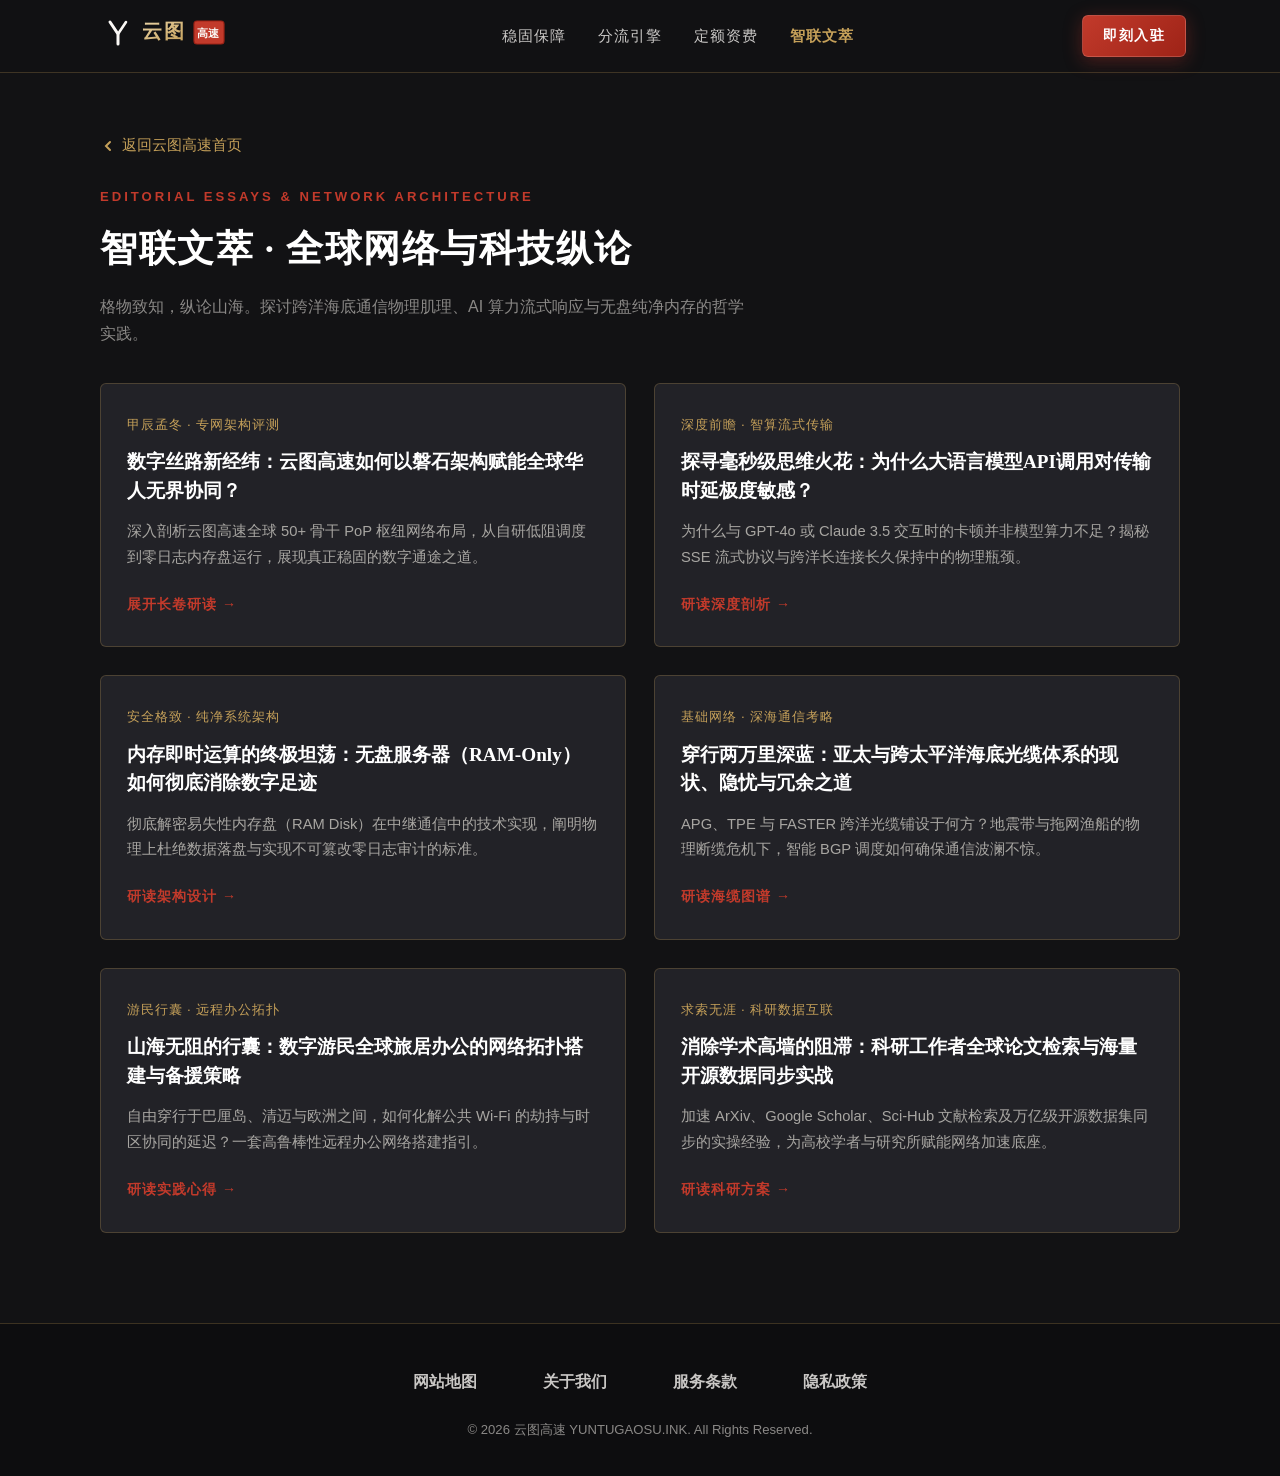
<file: chronicles.html>
<!DOCTYPE html>
<html lang="zh-CN">
<head>
  <meta charset="UTF-8">
  <meta name="viewport" content="width=device-width, initial-scale=1.0">
  <title>智联文萃 - 云图高速数字经纬与网络专论</title>
  <meta name="description" content="云图高速智联文萃专栏，集萃跨国低延时专网架构、大模型长连接调优、海底光缆地质拓扑及数字游民网络实践之深度思考。">
  <link rel="stylesheet" href="style.css">
</head>
<body>

  <nav class="ink-pavilion-nav">
    <div class="container-ink ink-nav-inner">
      <div class="ink-logo-wrap">
        <a href="index.html" aria-label="云图高速 首页">
          <svg width="180" height="44" viewBox="0 0 180 44" fill="none" xmlns="http://www.w3.org/2000/svg">
            <defs>
              <linearGradient id="goldInkGradChr" x1="0%" y1="0%" x2="100%" y2="100%">
                <stop offset="0%" stop-color="#EAD5A8" />
                <stop offset="100%" stop-color="#C5A059" />
              </linearGradient>
            </defs>
            <path d="M16 12L24 24V34" stroke="#FAF8F5" stroke-width="3" stroke-linecap="round"/>
            <path d="M32 12L24 24" stroke="#FAF8F5" stroke-width="2.6" stroke-linecap="round"/>
            <text x="48" y="28" font-family="'Songti SC', 'Noto Serif SC', serif" font-size="20" font-weight="900" letter-spacing="2" fill="url(#goldInkGradChr)">云图</text>
            <rect x="100" y="11" width="30" height="23" rx="3" fill="#C23A2B" stroke="#9E2317" stroke-width="1.2"/>
            <text x="103" y="27" font-family="'Songti SC', 'Noto Serif SC', serif" font-size="11" font-weight="900" fill="#FAF8F5">高速</text>
          </svg>
        </a>
      </div>

      <ul class="ink-nav-menu">
        <li><a href="index.html#stability">稳固保障</a></li>
        <li><a href="index.html#intelligence">分流引擎</a></li>
        <li><a href="index.html#tariffs">定额资费</a></li>
        <li><a href="chronicles.html" style="color: var(--ink-gold); font-weight: 700;">智联文萃</a></li>
      </ul>

      <div>
        <a href="https://ww012.twilightaff.com/#/?code=A56DH1Af" target="_blank" rel="nofollow" class="btn-cinnabar btn-ink-nav">即刻入驻</a>
      </div>
    </div>
  </nav>

  <main class="container-ink ink-subpage-container" style="max-width: 1080px;">
    <div style="margin-bottom: 24px;">
      <a href="index.html" style="color: var(--ink-gold); font-size: 0.92rem; display: inline-flex; align-items: center; gap: 6px;">
        <svg width="16" height="16" viewBox="0 0 16 16" fill="none"><path d="M10 12L6 8L10 4" stroke="#C5A059" stroke-width="2" stroke-linecap="round"/></svg>
        返回云图高速首页
      </a>
    </div>

    <div class="ink-section-title-wrap" style="text-align: left; margin-bottom: 24px;">
      <span class="ink-section-tag">EDITORIAL ESSAYS & NETWORK ARCHITECTURE</span>
      <h1 class="ink-section-title" style="font-size: 2.3rem;">智联文萃 · 全球网络与科技纵论</h1>
      <p class="ink-section-desc" style="margin: 0;">格物致知，纵论山海。探讨跨洋海底通信物理肌理、AI 算力流式响应与无盘纯净内存的哲学实践。</p>
    </div>

    <div class="chronicles-grid">
      <!-- 专栏文章 1: 产品专论 -->
      <article class="chronicle-card-item">
        <div class="chronicle-card-meta">甲辰孟冬 · 专网架构评测</div>
        <h2 class="chronicle-card-title">
          <a href="digital-silk-road-connectivity.html">数字丝路新经纬：云图高速如何以磐石架构赋能全球华人无界协同？</a>
        </h2>
        <p class="chronicle-card-snippet">
          深入剖析云图高速全球 50+ 骨干 PoP 枢纽网络布局，从自研低阻调度到零日志内存盘运行，展现真正稳固的数字通途之道。
        </p>
        <a href="digital-silk-road-connectivity.html" class="chronicle-card-link">展开长卷研读 →</a>
      </article>

      <!-- 专栏文章 2: AI 大模型时延 -->
      <article class="chronicle-card-item">
        <div class="chronicle-card-meta">深度前瞻 · 智算流式传输</div>
        <h2 class="chronicle-card-title">
          <a href="generative-ai-streaming-response.html">探寻毫秒级思维火花：为什么大语言模型API调用对传输时延极度敏感？</a>
        </h2>
        <p class="chronicle-card-snippet">
          为什么与 GPT-4o 或 Claude 3.5 交互时的卡顿并非模型算力不足？揭秘 SSE 流式协议与跨洋长连接长久保持中的物理瓶颈。
        </p>
        <a href="generative-ai-streaming-response.html" class="chronicle-card-link">研读深度剖析 →</a>
      </article>

      <!-- 专栏文章 3: 无盘服务器与隐私哲学 -->
      <article class="chronicle-card-item">
        <div class="chronicle-card-meta">安全格致 · 纯净系统架构</div>
        <h2 class="chronicle-card-title">
          <a href="ram-only-server-privacy.html">内存即时运算的终极坦荡：无盘服务器（RAM-Only）如何彻底消除数字足迹</a>
        </h2>
        <p class="chronicle-card-snippet">
          彻底解密易失性内存盘（RAM Disk）在中继通信中的技术实现，阐明物理上杜绝数据落盘与实现不可篡改零日志审计的标准。
        </p>
        <a href="ram-only-server-privacy.html" class="chronicle-card-link">研读架构设计 →</a>
      </article>

      <!-- 专栏文章 4: 海底光缆全景 -->
      <article class="chronicle-card-item">
        <div class="chronicle-card-meta">基础网络 · 深海通信考略</div>
        <h2 class="chronicle-card-title">
          <a href="transpacific-cable-topography.html">穿行两万里深蓝：亚太与跨太平洋海底光缆体系的现状、隐忧与冗余之道</a>
        </h2>
        <p class="chronicle-card-snippet">
          APG、TPE 与 FASTER 跨洋光缆铺设于何方？地震带与拖网渔船的物理断缆危机下，智能 BGP 调度如何确保通信波澜不惊。
        </p>
        <a href="transpacific-cable-topography.html" class="chronicle-card-link">研读海缆图谱 →</a>
      </article>

      <!-- 专栏文章 5: 数字游民网络策略 -->
      <article class="chronicle-card-item">
        <div class="chronicle-card-meta">游民行囊 · 远程办公拓扑</div>
        <h2 class="chronicle-card-title">
          <a href="digital-nomad-global-office.html">山海无阻的行囊：数字游民全球旅居办公的网络拓扑搭建与备援策略</a>
        </h2>
        <p class="chronicle-card-snippet">
          自由穿行于巴厘岛、清迈与欧洲之间，如何化解公共 Wi-Fi 的劫持与时区协同的延迟？一套高鲁棒性远程办公网络搭建指引。
        </p>
        <a href="digital-nomad-global-office.html" class="chronicle-card-link">研读实践心得 →</a>
      </article>

      <!-- 专栏文章 6: 学术论文与开放数据 -->
      <article class="chronicle-card-item">
        <div class="chronicle-card-meta">求索无涯 · 科研数据互联</div>
        <h2 class="chronicle-card-title">
          <a href="academic-research-open-access.html">消除学术高墙的阻滞：科研工作者全球论文检索与海量开源数据同步实战</a>
        </h2>
        <p class="chronicle-card-snippet">
          加速 ArXiv、Google Scholar、Sci-Hub 文献检索及万亿级开源数据集同步的实操经验，为高校学者与研究所赋能网络加速底座。
        </p>
        <a href="academic-research-open-access.html" class="chronicle-card-link">研读科研方案 →</a>
      </article>
    </div>
  </main>

  <footer class="ink-pavilion-footer">
    <div class="container-ink">
      <ul class="ink-footer-nav">
        <li><a href="sitemap.html">网站地图</a></li>
        <li><a href="about.html">关于我们</a></li>
        <li><a href="terms.html">服务条款</a></li>
        <li><a href="privacy.html">隐私政策</a></li>
      </ul>
      <p class="ink-footer-subcopy">© 2026 云图高速 YUNTUGAOSU.INK. All Rights Reserved.</p>
    </div>
  </footer>

</body>
</html>
</file>
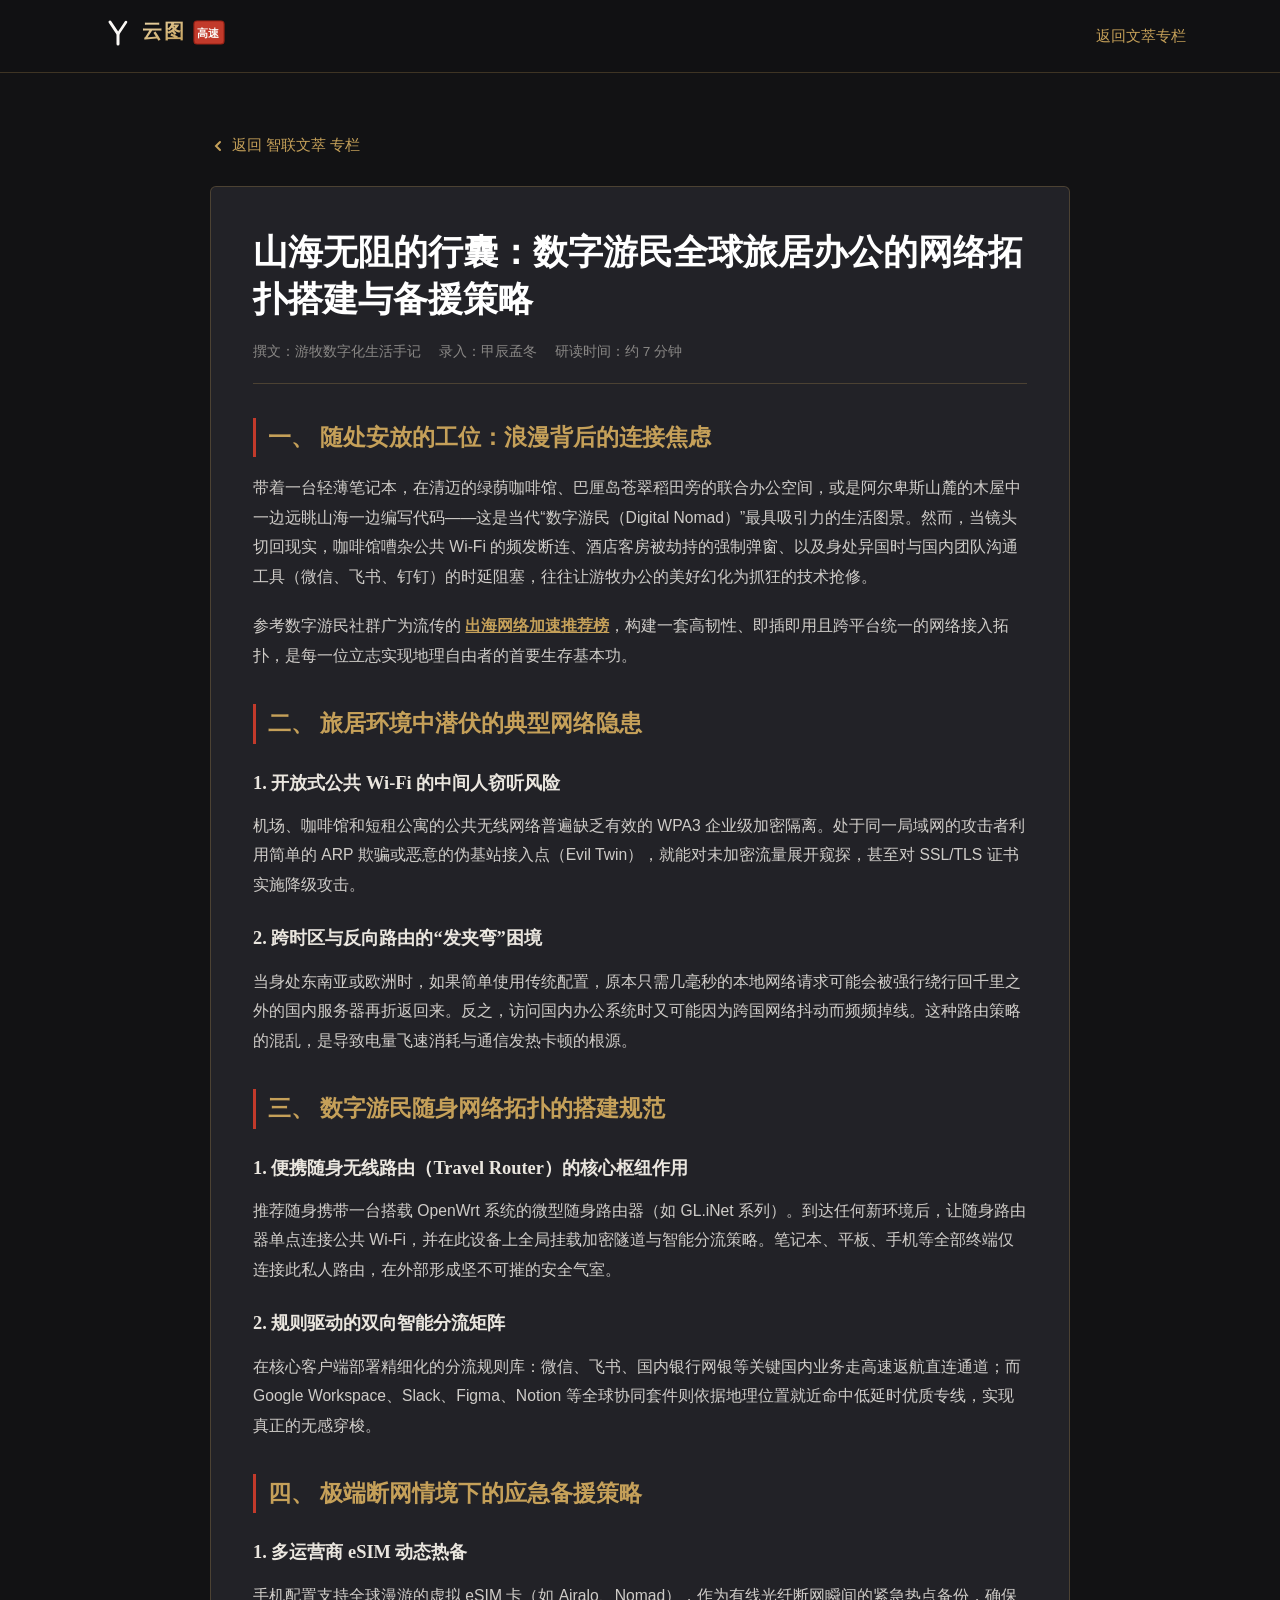
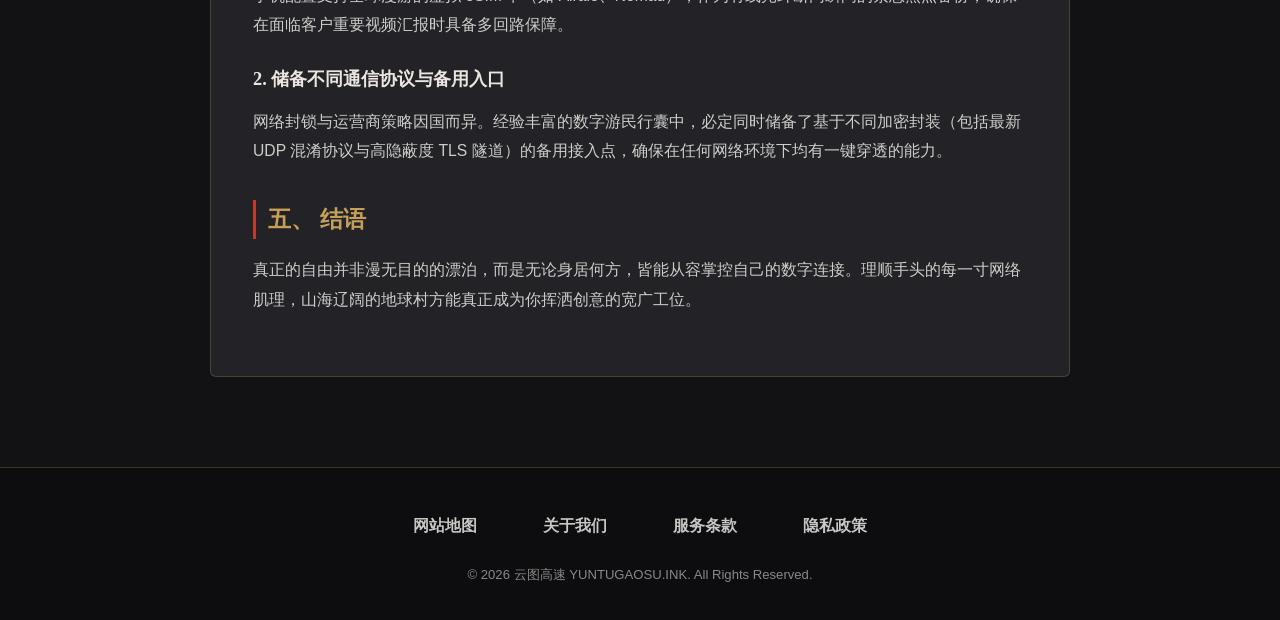
<file: digital-nomad-global-office.html>
<!DOCTYPE html>
<html lang="zh-CN">
<head>
  <meta charset="UTF-8">
  <meta name="viewport" content="width=device-width, initial-scale=1.0">
  <title>山海无阻的行囊：数字游民全球旅居办公的网络拓扑搭建与备援策略 - 智联文萃</title>
  <meta name="description" content="面向数字游民与全球远程办公者的网络实战指南，解决旅居多国期间遇到的公共Wi-Fi劫持、跨区网络路由优化与多端设备无缝协同问题。">
  <link rel="stylesheet" href="style.css">
</head>
<body>

  <nav class="ink-pavilion-nav">
    <div class="container-ink ink-nav-inner">
      <div class="ink-logo-wrap">
        <a href="index.html" aria-label="云图高速 首页">
          <svg width="180" height="44" viewBox="0 0 180 44" fill="none" xmlns="http://www.w3.org/2000/svg">
            <defs>
              <linearGradient id="goldInkGradArtIn5" x1="0%" y1="0%" x2="100%" y2="100%">
                <stop offset="0%" stop-color="#EAD5A8" />
                <stop offset="100%" stop-color="#C5A059" />
              </linearGradient>
            </defs>
            <path d="M16 12L24 24V34" stroke="#FAF8F5" stroke-width="3" stroke-linecap="round"/>
            <path d="M32 12L24 24" stroke="#FAF8F5" stroke-width="2.6" stroke-linecap="round"/>
            <text x="48" y="28" font-family="'Songti SC', 'Noto Serif SC', serif" font-size="20" font-weight="900" letter-spacing="2" fill="url(#goldInkGradArtIn5)">云图</text>
            <rect x="100" y="11" width="30" height="23" rx="3" fill="#C23A2B" stroke="#9E2317" stroke-width="1.2"/>
            <text x="103" y="27" font-family="'Songti SC', 'Noto Serif SC', serif" font-size="11" font-weight="900" fill="#FAF8F5">高速</text>
          </svg>
        </a>
      </div>
      <div>
        <a href="chronicles.html" style="color: var(--ink-gold); font-size: 0.92rem;">返回文萃专栏</a>
      </div>
    </div>
  </nav>

  <main class="container-ink ink-subpage-container">
    <div style="margin-bottom: 24px;">
      <a href="chronicles.html" style="color: var(--ink-gold); font-size: 0.92rem; display: inline-flex; align-items: center; gap: 6px;">
        <svg width="16" height="16" viewBox="0 0 16 16" fill="none"><path d="M10 12L6 8L10 4" stroke="#C5A059" stroke-width="2" stroke-linecap="round"/></svg>
        返回 智联文萃 专栏
      </a>
    </div>

    <article class="ink-subpage-card article-ink-body">
      <header class="article-ink-header">
        <h1>山海无阻的行囊：数字游民全球旅居办公的网络拓扑搭建与备援策略</h1>
        <div class="article-ink-meta">
          <span>撰文：游牧数字化生活手记</span>
          <span>录入：甲辰孟冬</span>
          <span>研读时间：约 7 分钟</span>
        </div>
      </header>

      <h2>一、 随处安放的工位：浪漫背后的连接焦虑</h2>
      <p>带着一台轻薄笔记本，在清迈的绿荫咖啡馆、巴厘岛苍翠稻田旁的联合办公空间，或是阿尔卑斯山麓的木屋中一边远眺山海一边编写代码——这是当代“数字游民（Digital Nomad）”最具吸引力的生活图景。然而，当镜头切回现实，咖啡馆嘈杂公共 Wi-Fi 的频发断连、酒店客房被劫持的强制弹窗、以及身处异国时与国内团队沟通工具（微信、飞书、钉钉）的时延阻塞，往往让游牧办公的美好幻化为抓狂的技术抢修。</p>
      <p>参考数字游民社群广为流传的 <a href="https://dajichang.mom/" target="_blank">出海网络加速推荐榜</a>，构建一套高韧性、即插即用且跨平台统一的网络接入拓扑，是每一位立志实现地理自由者的首要生存基本功。</p>

      <h2>二、 旅居环境中潜伏的典型网络隐患</h2>
      <h3>1. 开放式公共 Wi-Fi 的中间人窃听风险</h3>
      <p>机场、咖啡馆和短租公寓的公共无线网络普遍缺乏有效的 WPA3 企业级加密隔离。处于同一局域网的攻击者利用简单的 ARP 欺骗或恶意的伪基站接入点（Evil Twin），就能对未加密流量展开窥探，甚至对 SSL/TLS 证书实施降级攻击。</p>

      <h3>2. 跨时区与反向路由的“发夹弯”困境</h3>
      <p>当身处东南亚或欧洲时，如果简单使用传统配置，原本只需几毫秒的本地网络请求可能会被强行绕行回千里之外的国内服务器再折返回来。反之，访问国内办公系统时又可能因为跨国网络抖动而频频掉线。这种路由策略的混乱，是导致电量飞速消耗与通信发热卡顿的根源。</p>

      <h2>三、 数字游民随身网络拓扑的搭建规范</h2>
      <h3>1. 便携随身无线路由（Travel Router）的核心枢纽作用</h3>
      <p>推荐随身携带一台搭载 OpenWrt 系统的微型随身路由器（如 GL.iNet 系列）。到达任何新环境后，让随身路由器单点连接公共 Wi-Fi，并在此设备上全局挂载加密隧道与智能分流策略。笔记本、平板、手机等全部终端仅连接此私人路由，在外部形成坚不可摧的安全气室。</p>

      <h3>2. 规则驱动的双向智能分流矩阵</h3>
      <p>在核心客户端部署精细化的分流规则库：微信、飞书、国内银行网银等关键国内业务走高速返航直连通道；而 Google Workspace、Slack、Figma、Notion 等全球协同套件则依据地理位置就近命中低延时优质专线，实现真正的无感穿梭。</p>

      <h2>四、 极端断网情境下的应急备援策略</h2>
      <h3>1. 多运营商 eSIM 动态热备</h3>
      <p>手机配置支持全球漫游的虚拟 eSIM 卡（如 Airalo、Nomad），作为有线光纤断网瞬间的紧急热点备份，确保在面临客户重要视频汇报时具备多回路保障。</p>

      <h3>2. 储备不同通信协议与备用入口</h3>
      <p>网络封锁与运营商策略因国而异。经验丰富的数字游民行囊中，必定同时储备了基于不同加密封装（包括最新 UDP 混淆协议与高隐蔽度 TLS 隧道）的备用接入点，确保在任何网络环境下均有一键穿透的能力。</p>

      <h2>五、 结语</h2>
      <p>真正的自由并非漫无目的的漂泊，而是无论身居何方，皆能从容掌控自己的数字连接。理顺手头的每一寸网络肌理，山海辽阔的地球村方能真正成为你挥洒创意的宽广工位。</p>
    </article>
  </main>

  <footer class="ink-pavilion-footer">
    <div class="container-ink">
      <ul class="ink-footer-nav">
        <li><a href="sitemap.html">网站地图</a></li>
        <li><a href="about.html">关于我们</a></li>
        <li><a href="terms.html">服务条款</a></li>
        <li><a href="privacy.html">隐私政策</a></li>
      </ul>
      <p class="ink-footer-subcopy">© 2026 云图高速 YUNTUGAOSU.INK. All Rights Reserved.</p>
    </div>
  </footer>

</body>
</html>
</file>
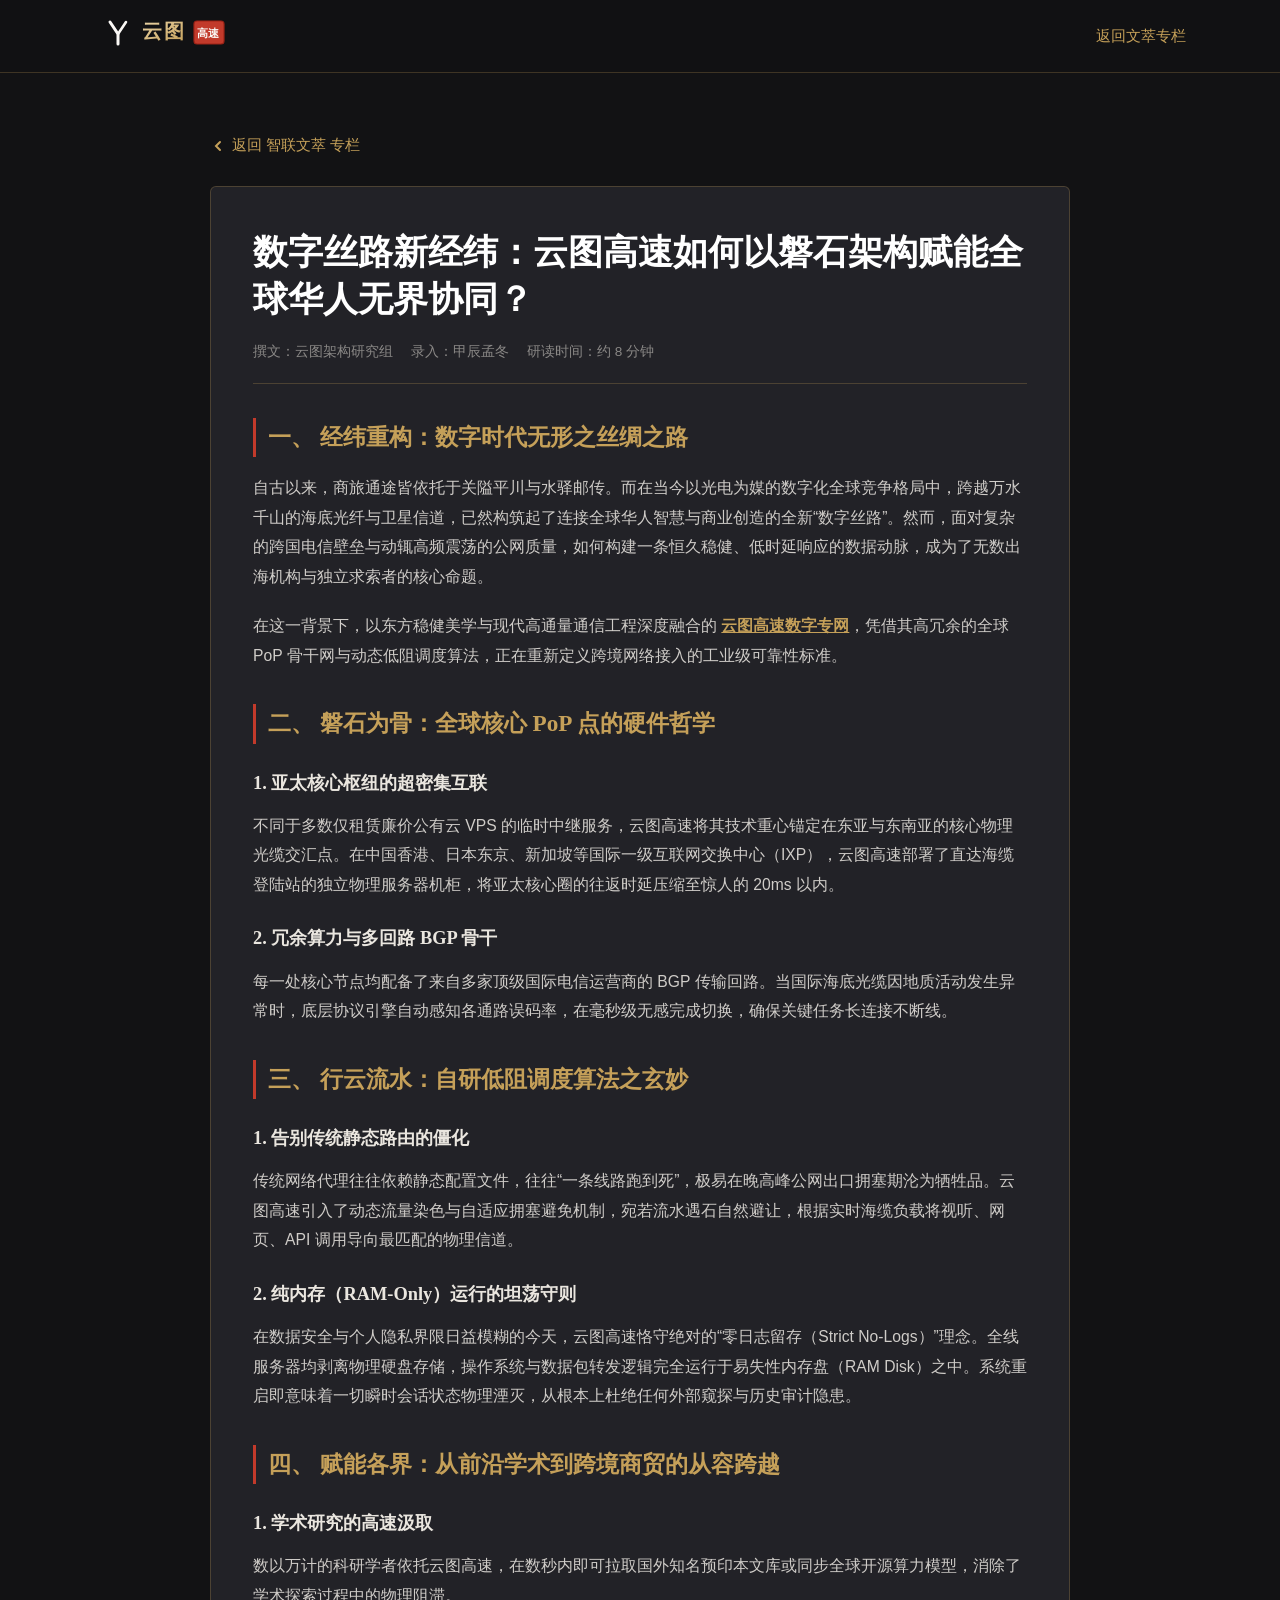
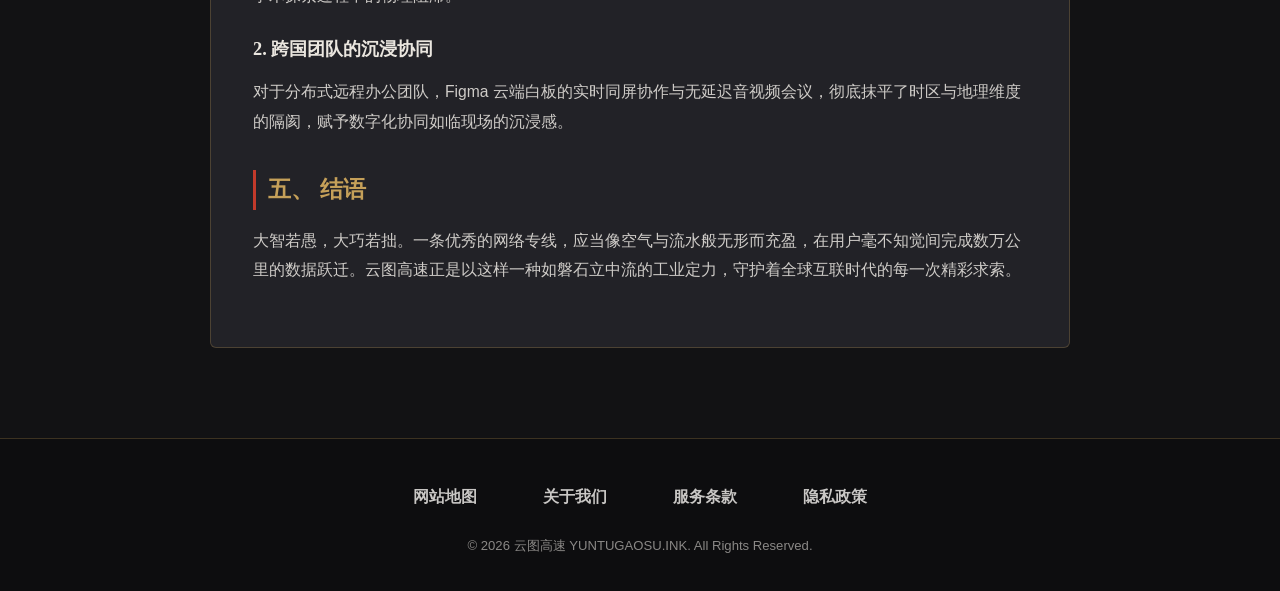
<file: digital-silk-road-connectivity.html>
<!DOCTYPE html>
<html lang="zh-CN">
<head>
  <meta charset="UTF-8">
  <meta name="viewport" content="width=device-width, initial-scale=1.0">
  <title>数字丝路新经纬：云图高速如何以磐石架构赋能全球华人无界协同？ - 智联文萃</title>
  <meta name="description" content="深度阐释云图高速的全球专网部署哲学，如何通过Tier-3+骨干节点、动态低阻多路调度与纯内存零日志架构赋能跨国协同。">
  <link rel="stylesheet" href="style.css">
</head>
<body>

  <nav class="ink-pavilion-nav">
    <div class="container-ink ink-nav-inner">
      <div class="ink-logo-wrap">
        <a href="index.html" aria-label="云图高速 首页">
          <svg width="180" height="44" viewBox="0 0 180 44" fill="none" xmlns="http://www.w3.org/2000/svg">
            <defs>
              <linearGradient id="goldInkGradArtIn1" x1="0%" y1="0%" x2="100%" y2="100%">
                <stop offset="0%" stop-color="#EAD5A8" />
                <stop offset="100%" stop-color="#C5A059" />
              </linearGradient>
            </defs>
            <path d="M16 12L24 24V34" stroke="#FAF8F5" stroke-width="3" stroke-linecap="round"/>
            <path d="M32 12L24 24" stroke="#FAF8F5" stroke-width="2.6" stroke-linecap="round"/>
            <text x="48" y="28" font-family="'Songti SC', 'Noto Serif SC', serif" font-size="20" font-weight="900" letter-spacing="2" fill="url(#goldInkGradArtIn1)">云图</text>
            <rect x="100" y="11" width="30" height="23" rx="3" fill="#C23A2B" stroke="#9E2317" stroke-width="1.2"/>
            <text x="103" y="27" font-family="'Songti SC', 'Noto Serif SC', serif" font-size="11" font-weight="900" fill="#FAF8F5">高速</text>
          </svg>
        </a>
      </div>
      <div>
        <a href="chronicles.html" style="color: var(--ink-gold); font-size: 0.92rem;">返回文萃专栏</a>
      </div>
    </div>
  </nav>

  <main class="container-ink ink-subpage-container">
    <div style="margin-bottom: 24px;">
      <a href="chronicles.html" style="color: var(--ink-gold); font-size: 0.92rem; display: inline-flex; align-items: center; gap: 6px;">
        <svg width="16" height="16" viewBox="0 0 16 16" fill="none"><path d="M10 12L6 8L10 4" stroke="#C5A059" stroke-width="2" stroke-linecap="round"/></svg>
        返回 智联文萃 专栏
      </a>
    </div>

    <article class="ink-subpage-card article-ink-body">
      <header class="article-ink-header">
        <h1>数字丝路新经纬：云图高速如何以磐石架构赋能全球华人无界协同？</h1>
        <div class="article-ink-meta">
          <span>撰文：云图架构研究组</span>
          <span>录入：甲辰孟冬</span>
          <span>研读时间：约 8 分钟</span>
        </div>
      </header>

      <h2>一、 经纬重构：数字时代无形之丝绸之路</h2>
      <p>自古以来，商旅通途皆依托于关隘平川与水驿邮传。而在当今以光电为媒的数字化全球竞争格局中，跨越万水千山的海底光纤与卫星信道，已然构筑起了连接全球华人智慧与商业创造的全新“数字丝路”。然而，面对复杂的跨国电信壁垒与动辄高频震荡的公网质量，如何构建一条恒久稳健、低时延响应的数据动脉，成为了无数出海机构与独立求索者的核心命题。</p>
      <p>在这一背景下，以东方稳健美学与现代高通量通信工程深度融合的 <a href="index.html" target="_blank">云图高速数字专网</a>，凭借其高冗余的全球 PoP 骨干网与动态低阻调度算法，正在重新定义跨境网络接入的工业级可靠性标准。</p>

      <h2>二、 磐石为骨：全球核心 PoP 点的硬件哲学</h2>
      <h3>1. 亚太核心枢纽的超密集互联</h3>
      <p>不同于多数仅租赁廉价公有云 VPS 的临时中继服务，云图高速将其技术重心锚定在东亚与东南亚的核心物理光缆交汇点。在中国香港、日本东京、新加坡等国际一级互联网交换中心（IXP），云图高速部署了直达海缆登陆站的独立物理服务器机柜，将亚太核心圈的往返时延压缩至惊人的 20ms 以内。</p>

      <h3>2. 冗余算力与多回路 BGP 骨干</h3>
      <p>每一处核心节点均配备了来自多家顶级国际电信运营商的 BGP 传输回路。当国际海底光缆因地质活动发生异常时，底层协议引擎自动感知各通路误码率，在毫秒级无感完成切换，确保关键任务长连接不断线。</p>

      <h2>三、 行云流水：自研低阻调度算法之玄妙</h2>
      <h3>1. 告别传统静态路由的僵化</h3>
      <p>传统网络代理往往依赖静态配置文件，往往“一条线路跑到死”，极易在晚高峰公网出口拥塞期沦为牺牲品。云图高速引入了动态流量染色与自适应拥塞避免机制，宛若流水遇石自然避让，根据实时海缆负载将视听、网页、API 调用导向最匹配的物理信道。</p>

      <h3>2. 纯内存（RAM-Only）运行的坦荡守则</h3>
      <p>在数据安全与个人隐私界限日益模糊的今天，云图高速恪守绝对的“零日志留存（Strict No-Logs）”理念。全线服务器均剥离物理硬盘存储，操作系统与数据包转发逻辑完全运行于易失性内存盘（RAM Disk）之中。系统重启即意味着一切瞬时会话状态物理湮灭，从根本上杜绝任何外部窥探与历史审计隐患。</p>

      <h2>四、 赋能各界：从前沿学术到跨境商贸的从容跨越</h2>
      <h3>1. 学术研究的高速汲取</h3>
      <p>数以万计的科研学者依托云图高速，在数秒内即可拉取国外知名预印本文库或同步全球开源算力模型，消除了学术探索过程中的物理阻滞。</p>

      <h3>2. 跨国团队的沉浸协同</h3>
      <p>对于分布式远程办公团队，Figma 云端白板的实时同屏协作与无延迟音视频会议，彻底抹平了时区与地理维度的隔阂，赋予数字化协同如临现场的沉浸感。</p>

      <h2>五、 结语</h2>
      <p>大智若愚，大巧若拙。一条优秀的网络专线，应当像空气与流水般无形而充盈，在用户毫不知觉间完成数万公里的数据跃迁。云图高速正是以这样一种如磐石立中流的工业定力，守护着全球互联时代的每一次精彩求索。</p>
    </article>
  </main>

  <footer class="ink-pavilion-footer">
    <div class="container-ink">
      <ul class="ink-footer-nav">
        <li><a href="sitemap.html">网站地图</a></li>
        <li><a href="about.html">关于我们</a></li>
        <li><a href="terms.html">服务条款</a></li>
        <li><a href="privacy.html">隐私政策</a></li>
      </ul>
      <p class="ink-footer-subcopy">© 2026 云图高速 YUNTUGAOSU.INK. All Rights Reserved.</p>
    </div>
  </footer>

</body>
</html>
</file>
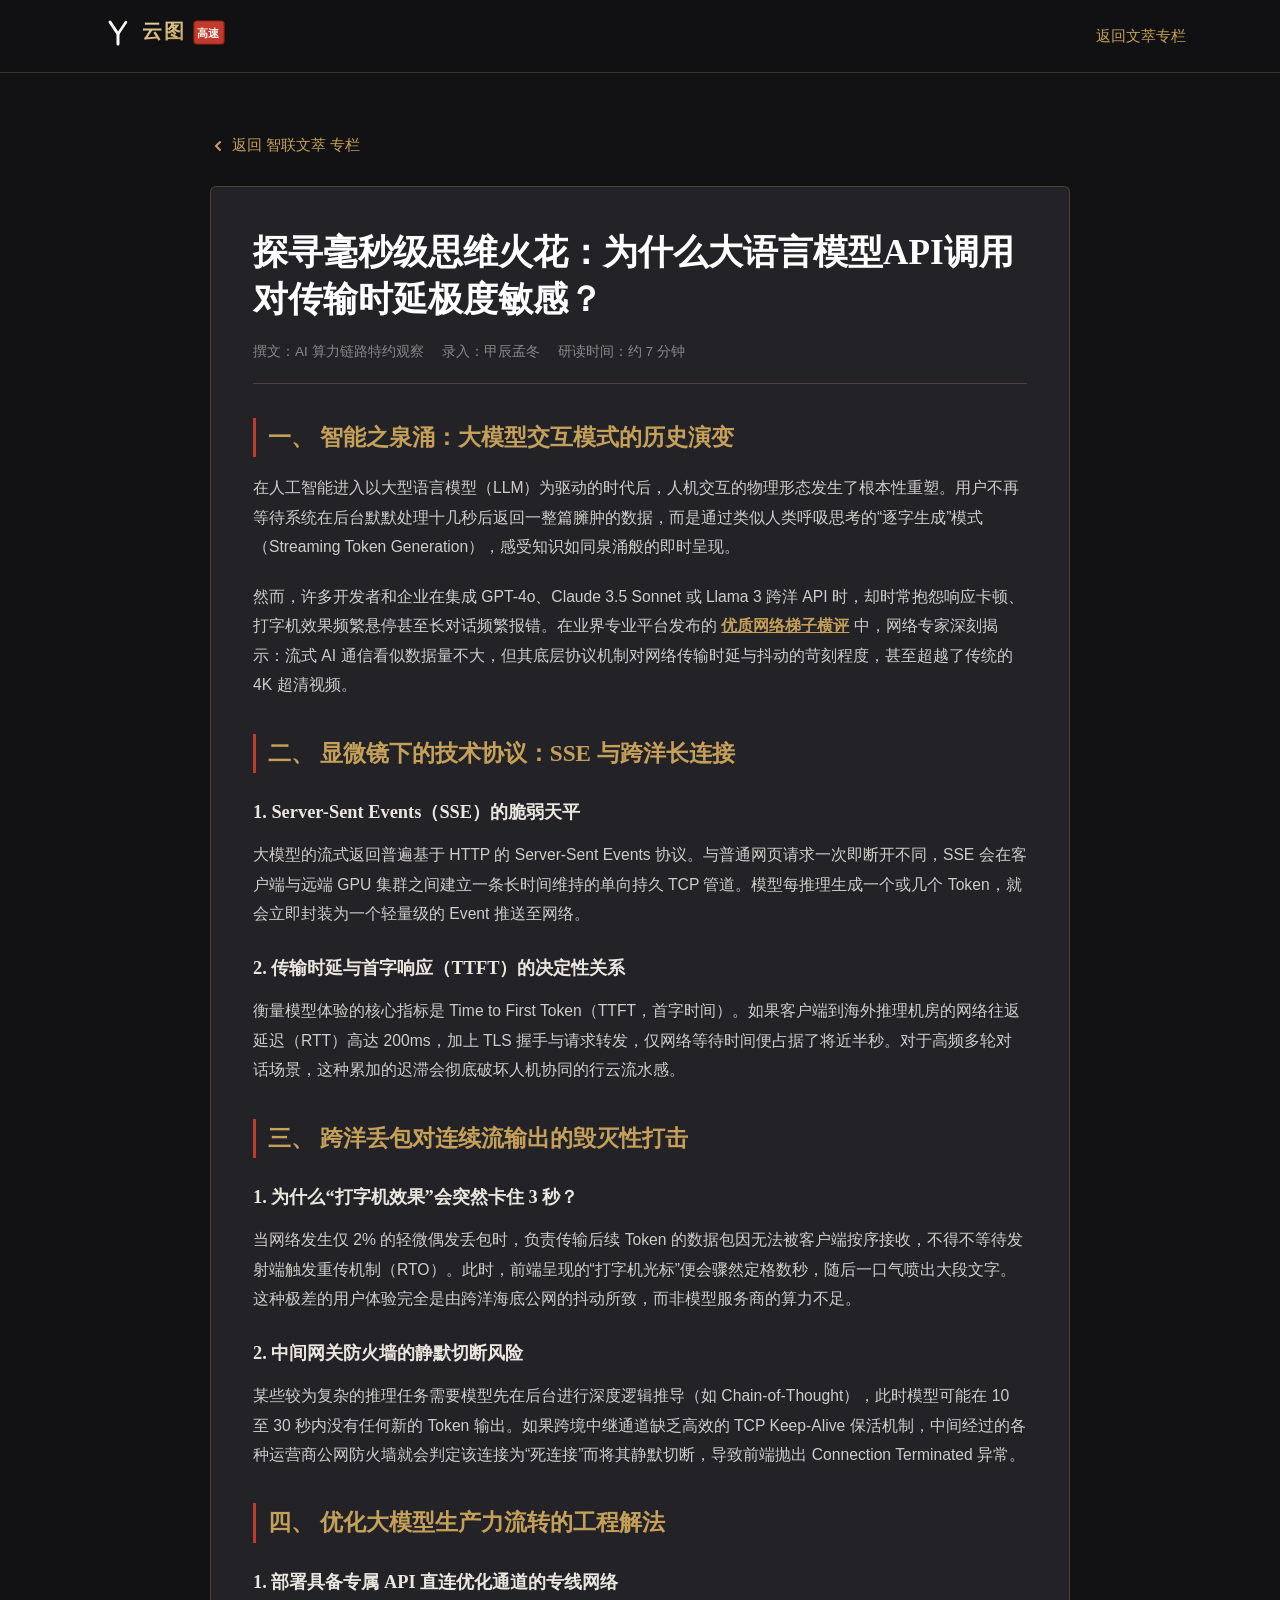
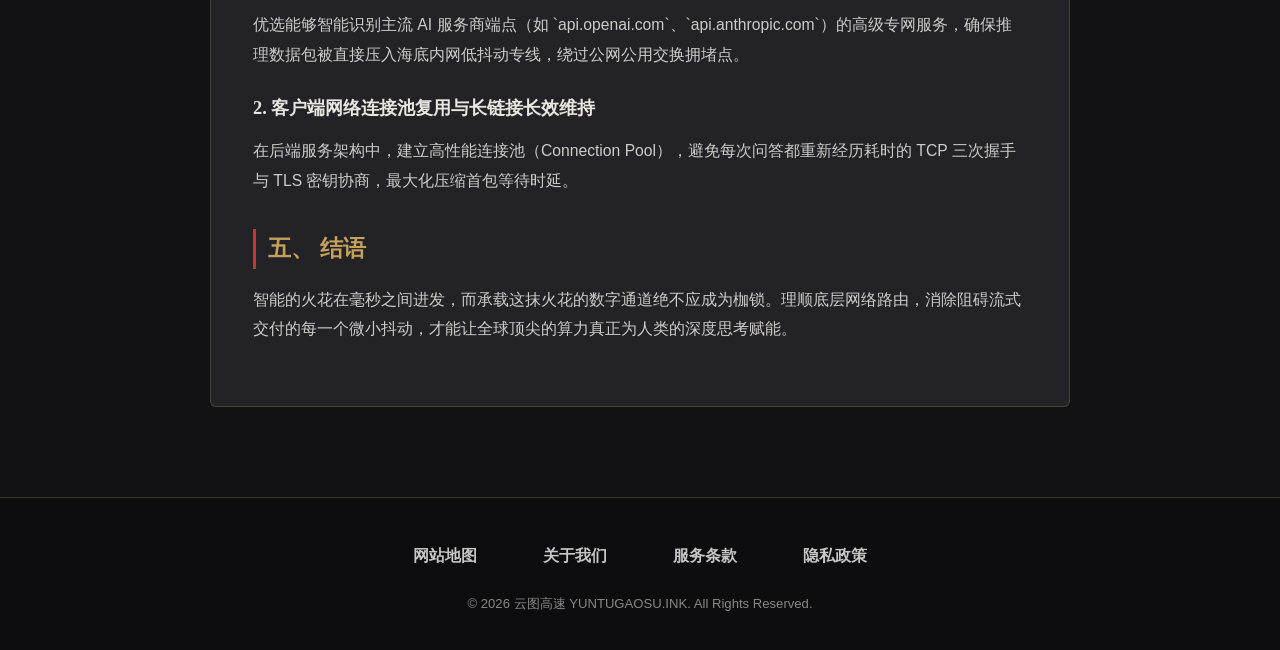
<file: generative-ai-streaming-response.html>
<!DOCTYPE html>
<html lang="zh-CN">
<head>
  <meta charset="UTF-8">
  <meta name="viewport" content="width=device-width, initial-scale=1.0">
  <title>探寻毫秒级思维火花：为什么大语言模型API调用对传输时延极度敏感？ - 智联文萃</title>
  <meta name="description" content="深入拆解生成式AI在SSE流式输出中的长连接机制，剖析跨洋传输网络时延、Jitter对大模型推理交互流畅度的关键影响。">
  <link rel="stylesheet" href="style.css">
</head>
<body>

  <nav class="ink-pavilion-nav">
    <div class="container-ink ink-nav-inner">
      <div class="ink-logo-wrap">
        <a href="index.html" aria-label="云图高速 首页">
          <svg width="180" height="44" viewBox="0 0 180 44" fill="none" xmlns="http://www.w3.org/2000/svg">
            <defs>
              <linearGradient id="goldInkGradArtIn2" x1="0%" y1="0%" x2="100%" y2="100%">
                <stop offset="0%" stop-color="#EAD5A8" />
                <stop offset="100%" stop-color="#C5A059" />
              </linearGradient>
            </defs>
            <path d="M16 12L24 24V34" stroke="#FAF8F5" stroke-width="3" stroke-linecap="round"/>
            <path d="M32 12L24 24" stroke="#FAF8F5" stroke-width="2.6" stroke-linecap="round"/>
            <text x="48" y="28" font-family="'Songti SC', 'Noto Serif SC', serif" font-size="20" font-weight="900" letter-spacing="2" fill="url(#goldInkGradArtIn2)">云图</text>
            <rect x="100" y="11" width="30" height="23" rx="3" fill="#C23A2B" stroke="#9E2317" stroke-width="1.2"/>
            <text x="103" y="27" font-family="'Songti SC', 'Noto Serif SC', serif" font-size="11" font-weight="900" fill="#FAF8F5">高速</text>
          </svg>
        </a>
      </div>
      <div>
        <a href="chronicles.html" style="color: var(--ink-gold); font-size: 0.92rem;">返回文萃专栏</a>
      </div>
    </div>
  </nav>

  <main class="container-ink ink-subpage-container">
    <div style="margin-bottom: 24px;">
      <a href="chronicles.html" style="color: var(--ink-gold); font-size: 0.92rem; display: inline-flex; align-items: center; gap: 6px;">
        <svg width="16" height="16" viewBox="0 0 16 16" fill="none"><path d="M10 12L6 8L10 4" stroke="#C5A059" stroke-width="2" stroke-linecap="round"/></svg>
        返回 智联文萃 专栏
      </a>
    </div>

    <article class="ink-subpage-card article-ink-body">
      <header class="article-ink-header">
        <h1>探寻毫秒级思维火花：为什么大语言模型API调用对传输时延极度敏感？</h1>
        <div class="article-ink-meta">
          <span>撰文：AI 算力链路特约观察</span>
          <span>录入：甲辰孟冬</span>
          <span>研读时间：约 7 分钟</span>
        </div>
      </header>

      <h2>一、 智能之泉涌：大模型交互模式的历史演变</h2>
      <p>在人工智能进入以大型语言模型（LLM）为驱动的时代后，人机交互的物理形态发生了根本性重塑。用户不再等待系统在后台默默处理十几秒后返回一整篇臃肿的数据，而是通过类似人类呼吸思考的“逐字生成”模式（Streaming Token Generation），感受知识如同泉涌般的即时呈现。</p>
      <p>然而，许多开发者和企业在集成 GPT-4o、Claude 3.5 Sonnet 或 Llama 3 跨洋 API 时，却时常抱怨响应卡顿、打字机效果频繁悬停甚至长对话频繁报错。在业界专业平台发布的 <a href="https://dajichang.mom/" target="_blank">优质网络梯子横评</a> 中，网络专家深刻揭示：流式 AI 通信看似数据量不大，但其底层协议机制对网络传输时延与抖动的苛刻程度，甚至超越了传统的 4K 超清视频。</p>

      <h2>二、 显微镜下的技术协议：SSE 与跨洋长连接</h2>
      <h3>1. Server-Sent Events（SSE）的脆弱天平</h3>
      <p>大模型的流式返回普遍基于 HTTP 的 Server-Sent Events 协议。与普通网页请求一次即断开不同，SSE 会在客户端与远端 GPU 集群之间建立一条长时间维持的单向持久 TCP 管道。模型每推理生成一个或几个 Token，就会立即封装为一个轻量级的 Event 推送至网络。</p>

      <h3>2. 传输时延与首字响应（TTFT）的决定性关系</h3>
      <p>衡量模型体验的核心指标是 Time to First Token（TTFT，首字时间）。如果客户端到海外推理机房的网络往返延迟（RTT）高达 200ms，加上 TLS 握手与请求转发，仅网络等待时间便占据了将近半秒。对于高频多轮对话场景，这种累加的迟滞会彻底破坏人机协同的行云流水感。</p>

      <h2>三、 跨洋丢包对连续流输出的毁灭性打击</h2>
      <h3>1. 为什么“打字机效果”会突然卡住 3 秒？</h3>
      <p>当网络发生仅 2% 的轻微偶发丢包时，负责传输后续 Token 的数据包因无法被客户端按序接收，不得不等待发射端触发重传机制（RTO）。此时，前端呈现的“打字机光标”便会骤然定格数秒，随后一口气喷出大段文字。这种极差的用户体验完全是由跨洋海底公网的抖动所致，而非模型服务商的算力不足。</p>

      <h3>2. 中间网关防火墙的静默切断风险</h3>
      <p>某些较为复杂的推理任务需要模型先在后台进行深度逻辑推导（如 Chain-of-Thought），此时模型可能在 10 至 30 秒内没有任何新的 Token 输出。如果跨境中继通道缺乏高效的 TCP Keep-Alive 保活机制，中间经过的各种运营商公网防火墙就会判定该连接为“死连接”而将其静默切断，导致前端抛出 Connection Terminated 异常。</p>

      <h2>四、 优化大模型生产力流转的工程解法</h2>
      <h3>1. 部署具备专属 API 直连优化通道的专线网络</h3>
      <p>优选能够智能识别主流 AI 服务商端点（如 `api.openai.com`、`api.anthropic.com`）的高级专网服务，确保推理数据包被直接压入海底内网低抖动专线，绕过公网公用交换拥堵点。</p>

      <h3>2. 客户端网络连接池复用与长链接长效维持</h3>
      <p>在后端服务架构中，建立高性能连接池（Connection Pool），避免每次问答都重新经历耗时的 TCP 三次握手与 TLS 密钥协商，最大化压缩首包等待时延。</p>

      <h2>五、 结语</h2>
      <p>智能的火花在毫秒之间进发，而承载这抹火花的数字通道绝不应成为枷锁。理顺底层网络路由，消除阻碍流式交付的每一个微小抖动，才能让全球顶尖的算力真正为人类的深度思考赋能。</p>
    </article>
  </main>

  <footer class="ink-pavilion-footer">
    <div class="container-ink">
      <ul class="ink-footer-nav">
        <li><a href="sitemap.html">网站地图</a></li>
        <li><a href="about.html">关于我们</a></li>
        <li><a href="terms.html">服务条款</a></li>
        <li><a href="privacy.html">隐私政策</a></li>
      </ul>
      <p class="ink-footer-subcopy">© 2026 云图高速 YUNTUGAOSU.INK. All Rights Reserved.</p>
    </div>
  </footer>

</body>
</html>
</file>
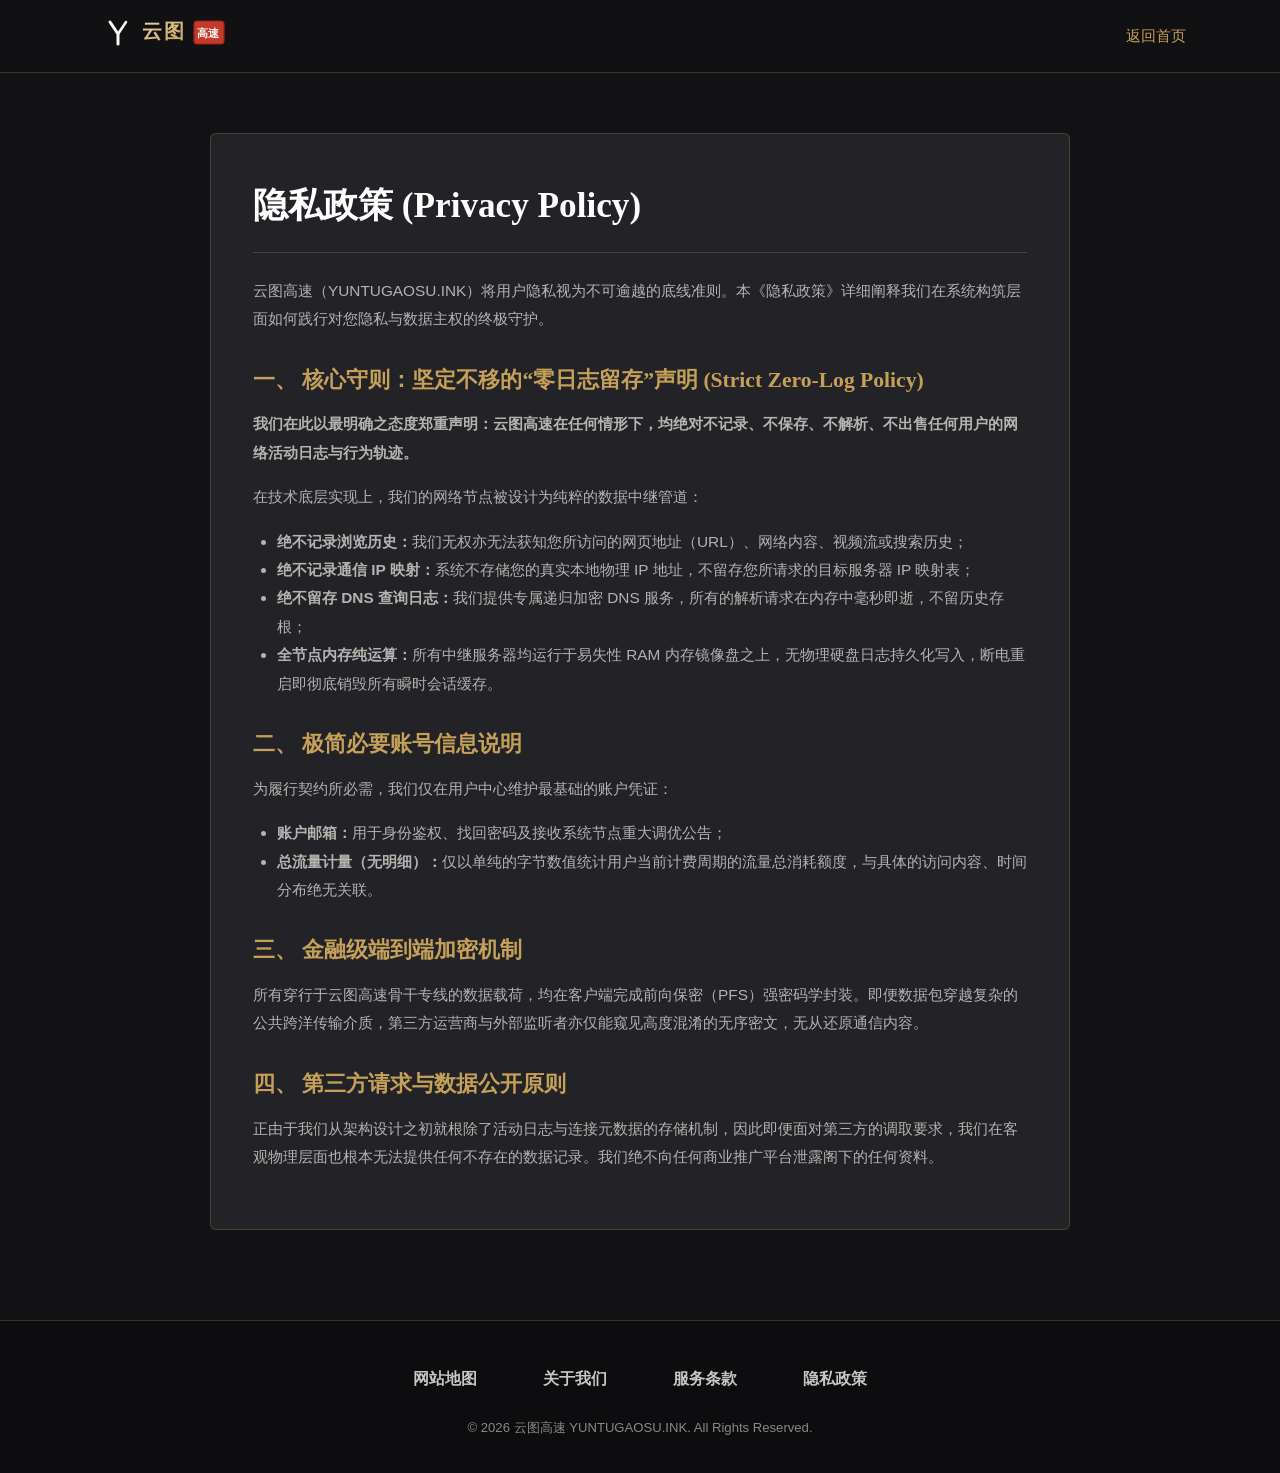
<file: privacy.html>
<!DOCTYPE html>
<html lang="zh-CN">
<head>
  <meta charset="UTF-8">
  <meta name="viewport" content="width=device-width, initial-scale=1.0">
  <title>隐私政策 - 云图高速</title>
  <link rel="stylesheet" href="style.css">
</head>
<body>

  <nav class="ink-pavilion-nav">
    <div class="container-ink ink-nav-inner">
      <div class="ink-logo-wrap">
        <a href="index.html" aria-label="云图高速 首页">
          <svg width="180" height="44" viewBox="0 0 180 44" fill="none" xmlns="http://www.w3.org/2000/svg">
            <defs>
              <linearGradient id="goldInkGradPriv" x1="0%" y1="0%" x2="100%" y2="100%">
                <stop offset="0%" stop-color="#EAD5A8" />
                <stop offset="100%" stop-color="#C5A059" />
              </linearGradient>
            </defs>
            <path d="M16 12L24 24V34" stroke="#FAF8F5" stroke-width="3" stroke-linecap="round"/>
            <path d="M32 12L24 24" stroke="#FAF8F5" stroke-width="2.6" stroke-linecap="round"/>
            <text x="48" y="28" font-family="'Songti SC', 'Noto Serif SC', serif" font-size="20" font-weight="900" letter-spacing="2" fill="url(#goldInkGradPriv)">云图</text>
            <rect x="100" y="11" width="30" height="23" rx="3" fill="#C23A2B" stroke="#9E2317" stroke-width="1.2"/>
            <text x="103" y="27" font-family="'Songti SC', 'Noto Serif SC', serif" font-size="11" font-weight="900" fill="#FAF8F5">高速</text>
          </svg>
        </a>
      </div>
      <div>
        <a href="index.html" style="color: var(--ink-gold); font-size: 0.92rem;">返回首页</a>
      </div>
    </div>
  </nav>

  <main class="container-ink ink-subpage-container">
    <div class="ink-subpage-card">
      <h1 class="ink-subpage-header-title">隐私政策 (Privacy Policy)</h1>
      <div class="ink-subpage-body">
        <p>云图高速（YUNTUGAOSU.INK）将用户隐私视为不可逾越的底线准则。本《隐私政策》详细阐释我们在系统构筑层面如何践行对您隐私与数据主权的终极守护。</p>

        <h2>一、 核心守则：坚定不移的“零日志留存”声明 (Strict Zero-Log Policy)</h2>
        <p><strong>我们在此以最明确之态度郑重声明：云图高速在任何情形下，均绝对不记录、不保存、不解析、不出售任何用户的网络活动日志与行为轨迹。</strong></p>
        <p>在技术底层实现上，我们的网络节点被设计为纯粹的数据中继管道：</p>
        <ul>
          <li><strong>绝不记录浏览历史：</strong>我们无权亦无法获知您所访问的网页地址（URL）、网络内容、视频流或搜索历史；</li>
          <li><strong>绝不记录通信 IP 映射：</strong>系统不存储您的真实本地物理 IP 地址，不留存您所请求的目标服务器 IP 映射表；</li>
          <li><strong>绝不留存 DNS 查询日志：</strong>我们提供专属递归加密 DNS 服务，所有的解析请求在内存中毫秒即逝，不留历史存根；</li>
          <li><strong>全节点内存纯运算：</strong>所有中继服务器均运行于易失性 RAM 内存镜像盘之上，无物理硬盘日志持久化写入，断电重启即彻底销毁所有瞬时会话缓存。</li>
        </ul>

        <h2>二、 极简必要账号信息说明</h2>
        <p>为履行契约所必需，我们仅在用户中心维护最基础的账户凭证：</p>
        <ul>
          <li><strong>账户邮箱：</strong>用于身份鉴权、找回密码及接收系统节点重大调优公告；</li>
          <li><strong>总流量计量（无明细）：</strong>仅以单纯的字节数值统计用户当前计费周期的流量总消耗额度，与具体的访问内容、时间分布绝无关联。</li>
        </ul>

        <h2>三、 金融级端到端加密机制</h2>
        <p>所有穿行于云图高速骨干专线的数据载荷，均在客户端完成前向保密（PFS）强密码学封装。即便数据包穿越复杂的公共跨洋传输介质，第三方运营商与外部监听者亦仅能窥见高度混淆的无序密文，无从还原通信内容。</p>

        <h2>四、 第三方请求与数据公开原则</h2>
        <p>正由于我们从架构设计之初就根除了活动日志与连接元数据的存储机制，因此即便面对第三方的调取要求，我们在客观物理层面也根本无法提供任何不存在的数据记录。我们绝不向任何商业推广平台泄露阁下的任何资料。</p>
      </div>
    </div>
  </main>

  <footer class="ink-pavilion-footer">
    <div class="container-ink">
      <ul class="ink-footer-nav">
        <li><a href="sitemap.html">网站地图</a></li>
        <li><a href="about.html">关于我们</a></li>
        <li><a href="terms.html">服务条款</a></li>
        <li><a href="privacy.html">隐私政策</a></li>
      </ul>
      <p class="ink-footer-subcopy">© 2026 云图高速 YUNTUGAOSU.INK. All Rights Reserved.</p>
    </div>
  </footer>

</body>
</html>
</file>
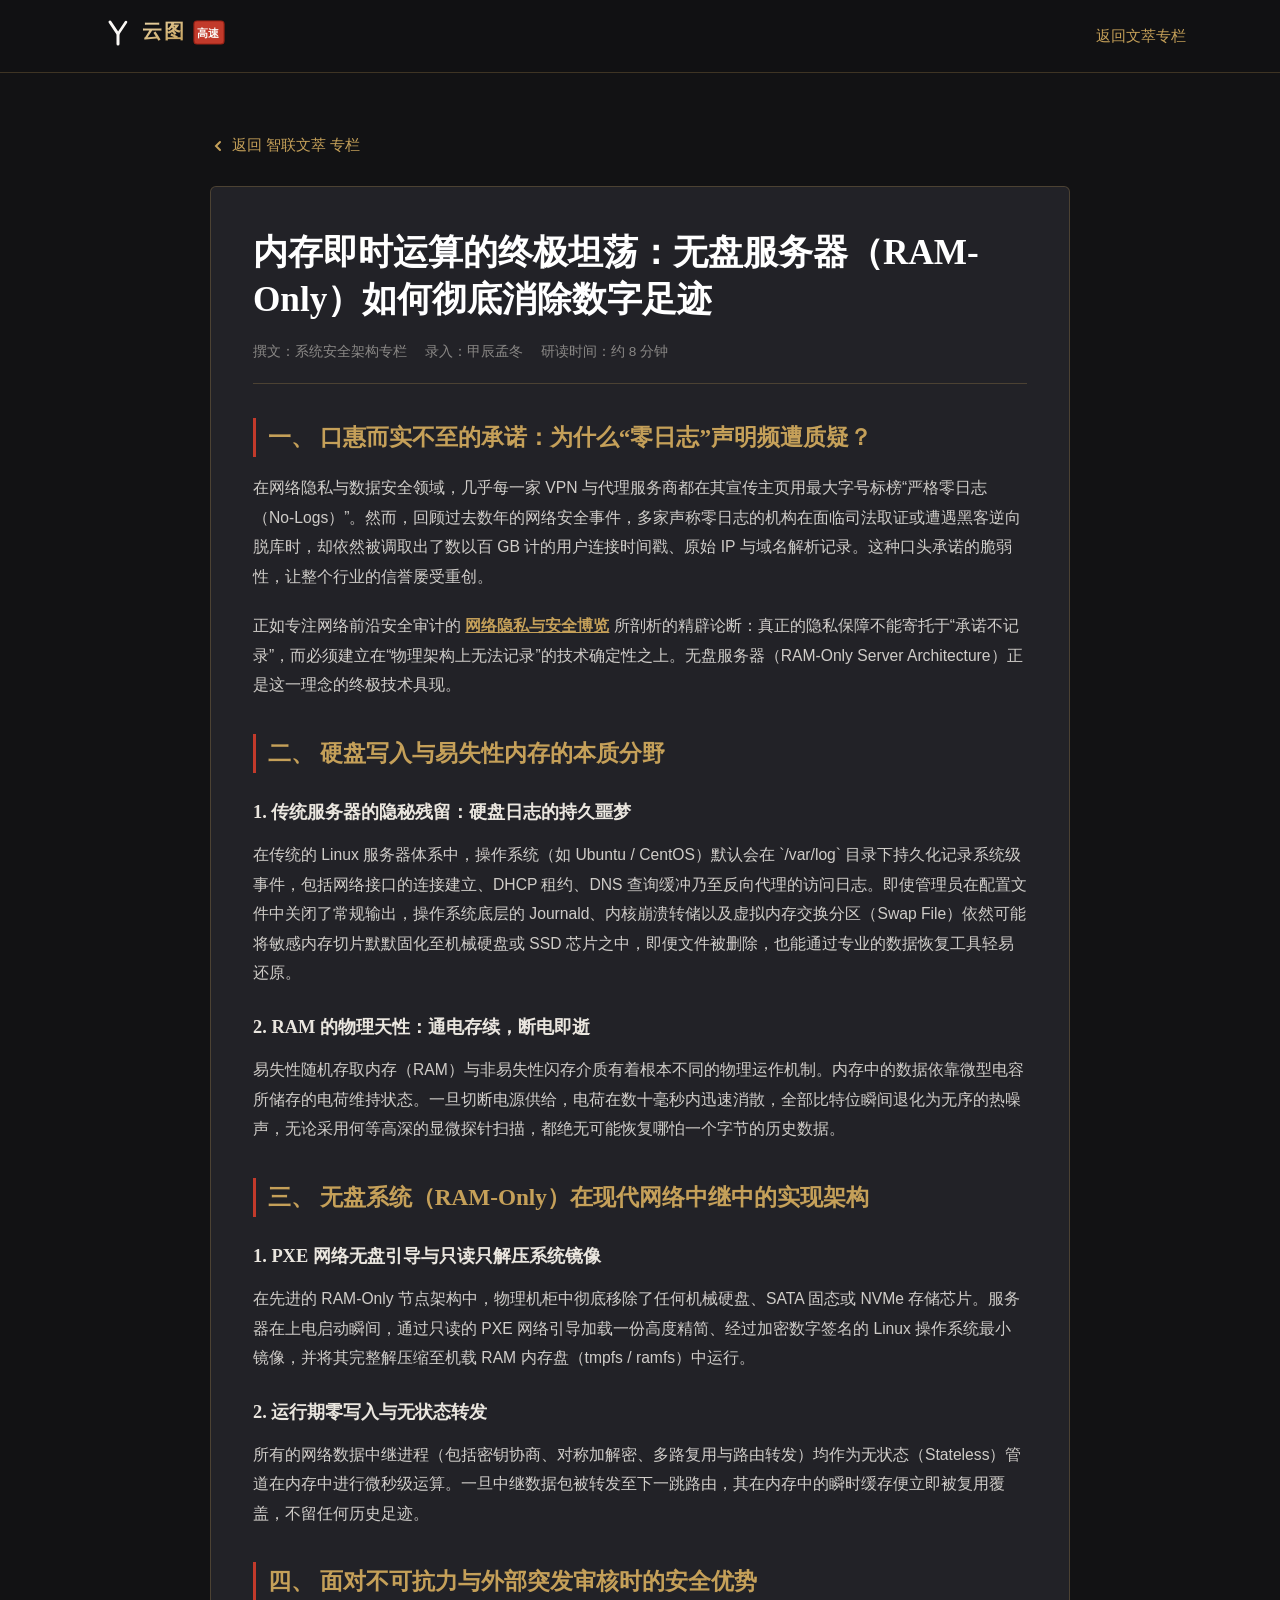
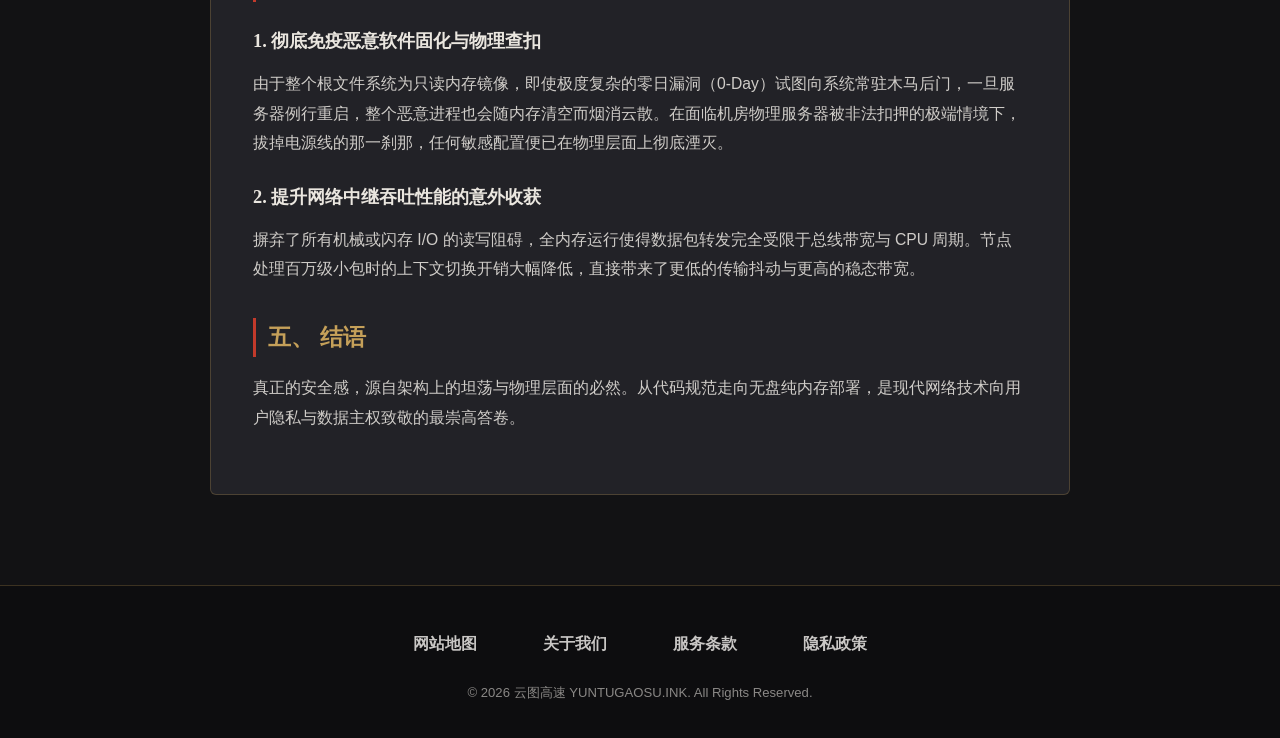
<file: ram-only-server-privacy.html>
<!DOCTYPE html>
<html lang="zh-CN">
<head>
  <meta charset="UTF-8">
  <meta name="viewport" content="width=device-width, initial-scale=1.0">
  <title>内存即时运算的终极坦荡：无盘服务器（RAM-Only）如何彻底消除数字足迹 - 智联文萃</title>
  <meta name="description" content="深度解析网络中继节点中RAM-Only纯内存架构与易失性内存盘运行原理，阐述在物理底层彻底消除用户活动痕迹与零日志留存的技术实现。">
  <link rel="stylesheet" href="style.css">
</head>
<body>

  <nav class="ink-pavilion-nav">
    <div class="container-ink ink-nav-inner">
      <div class="ink-logo-wrap">
        <a href="index.html" aria-label="云图高速 首页">
          <svg width="180" height="44" viewBox="0 0 180 44" fill="none" xmlns="http://www.w3.org/2000/svg">
            <defs>
              <linearGradient id="goldInkGradArtIn3" x1="0%" y1="0%" x2="100%" y2="100%">
                <stop offset="0%" stop-color="#EAD5A8" />
                <stop offset="100%" stop-color="#C5A059" />
              </linearGradient>
            </defs>
            <path d="M16 12L24 24V34" stroke="#FAF8F5" stroke-width="3" stroke-linecap="round"/>
            <path d="M32 12L24 24" stroke="#FAF8F5" stroke-width="2.6" stroke-linecap="round"/>
            <text x="48" y="28" font-family="'Songti SC', 'Noto Serif SC', serif" font-size="20" font-weight="900" letter-spacing="2" fill="url(#goldInkGradArtIn3)">云图</text>
            <rect x="100" y="11" width="30" height="23" rx="3" fill="#C23A2B" stroke="#9E2317" stroke-width="1.2"/>
            <text x="103" y="27" font-family="'Songti SC', 'Noto Serif SC', serif" font-size="11" font-weight="900" fill="#FAF8F5">高速</text>
          </svg>
        </a>
      </div>
      <div>
        <a href="chronicles.html" style="color: var(--ink-gold); font-size: 0.92rem;">返回文萃专栏</a>
      </div>
    </div>
  </nav>

  <main class="container-ink ink-subpage-container">
    <div style="margin-bottom: 24px;">
      <a href="chronicles.html" style="color: var(--ink-gold); font-size: 0.92rem; display: inline-flex; align-items: center; gap: 6px;">
        <svg width="16" height="16" viewBox="0 0 16 16" fill="none"><path d="M10 12L6 8L10 4" stroke="#C5A059" stroke-width="2" stroke-linecap="round"/></svg>
        返回 智联文萃 专栏
      </a>
    </div>

    <article class="ink-subpage-card article-ink-body">
      <header class="article-ink-header">
        <h1>内存即时运算的终极坦荡：无盘服务器（RAM-Only）如何彻底消除数字足迹</h1>
        <div class="article-ink-meta">
          <span>撰文：系统安全架构专栏</span>
          <span>录入：甲辰孟冬</span>
          <span>研读时间：约 8 分钟</span>
        </div>
      </header>

      <h2>一、 口惠而实不至的承诺：为什么“零日志”声明频遭质疑？</h2>
      <p>在网络隐私与数据安全领域，几乎每一家 VPN 与代理服务商都在其宣传主页用最大字号标榜“严格零日志（No-Logs）”。然而，回顾过去数年的网络安全事件，多家声称零日志的机构在面临司法取证或遭遇黑客逆向脱库时，却依然被调取出了数以百 GB 计的用户连接时间戳、原始 IP 与域名解析记录。这种口头承诺的脆弱性，让整个行业的信誉屡受重创。</p>
      <p>正如专注网络前沿安全审计的 <a href="https://dajichang.mom/" target="_blank">网络隐私与安全博览</a> 所剖析的精辟论断：真正的隐私保障不能寄托于“承诺不记录”，而必须建立在“物理架构上无法记录”的技术确定性之上。无盘服务器（RAM-Only Server Architecture）正是这一理念的终极技术具现。</p>

      <h2>二、 硬盘写入与易失性内存的本质分野</h2>
      <h3>1. 传统服务器的隐秘残留：硬盘日志的持久噩梦</h3>
      <p>在传统的 Linux 服务器体系中，操作系统（如 Ubuntu / CentOS）默认会在 `/var/log` 目录下持久化记录系统级事件，包括网络接口的连接建立、DHCP 租约、DNS 查询缓冲乃至反向代理的访问日志。即使管理员在配置文件中关闭了常规输出，操作系统底层的 Journald、内核崩溃转储以及虚拟内存交换分区（Swap File）依然可能将敏感内存切片默默固化至机械硬盘或 SSD 芯片之中，即便文件被删除，也能通过专业的数据恢复工具轻易还原。</p>

      <h3>2. RAM 的物理天性：通电存续，断电即逝</h3>
      <p>易失性随机存取内存（RAM）与非易失性闪存介质有着根本不同的物理运作机制。内存中的数据依靠微型电容所储存的电荷维持状态。一旦切断电源供给，电荷在数十毫秒内迅速消散，全部比特位瞬间退化为无序的热噪声，无论采用何等高深的显微探针扫描，都绝无可能恢复哪怕一个字节的历史数据。</p>

      <h2>三、 无盘系统（RAM-Only）在现代网络中继中的实现架构</h2>
      <h3>1. PXE 网络无盘引导与只读只解压系统镜像</h3>
      <p>在先进的 RAM-Only 节点架构中，物理机柜中彻底移除了任何机械硬盘、SATA 固态或 NVMe 存储芯片。服务器在上电启动瞬间，通过只读的 PXE 网络引导加载一份高度精简、经过加密数字签名的 Linux 操作系统最小镜像，并将其完整解压缩至机载 RAM 内存盘（tmpfs / ramfs）中运行。</p>

      <h3>2. 运行期零写入与无状态转发</h3>
      <p>所有的网络数据中继进程（包括密钥协商、对称加解密、多路复用与路由转发）均作为无状态（Stateless）管道在内存中进行微秒级运算。一旦中继数据包被转发至下一跳路由，其在内存中的瞬时缓存便立即被复用覆盖，不留任何历史足迹。</p>

      <h2>四、 面对不可抗力与外部突发审核时的安全优势</h2>
      <h3>1. 彻底免疫恶意软件固化与物理查扣</h3>
      <p>由于整个根文件系统为只读内存镜像，即使极度复杂的零日漏洞（0-Day）试图向系统常驻木马后门，一旦服务器例行重启，整个恶意进程也会随内存清空而烟消云散。在面临机房物理服务器被非法扣押的极端情境下，拔掉电源线的那一刹那，任何敏感配置便已在物理层面上彻底湮灭。</p>

      <h3>2. 提升网络中继吞吐性能的意外收获</h3>
      <p>摒弃了所有机械或闪存 I/O 的读写阻碍，全内存运行使得数据包转发完全受限于总线带宽与 CPU 周期。节点处理百万级小包时的上下文切换开销大幅降低，直接带来了更低的传输抖动与更高的稳态带宽。</p>

      <h2>五、 结语</h2>
      <p>真正的安全感，源自架构上的坦荡与物理层面的必然。从代码规范走向无盘纯内存部署，是现代网络技术向用户隐私与数据主权致敬的最崇高答卷。</p>
    </article>
  </main>

  <footer class="ink-pavilion-footer">
    <div class="container-ink">
      <ul class="ink-footer-nav">
        <li><a href="sitemap.html">网站地图</a></li>
        <li><a href="about.html">关于我们</a></li>
        <li><a href="terms.html">服务条款</a></li>
        <li><a href="privacy.html">隐私政策</a></li>
      </ul>
      <p class="ink-footer-subcopy">© 2026 云图高速 YUNTUGAOSU.INK. All Rights Reserved.</p>
    </div>
  </footer>

</body>
</html>
</file>
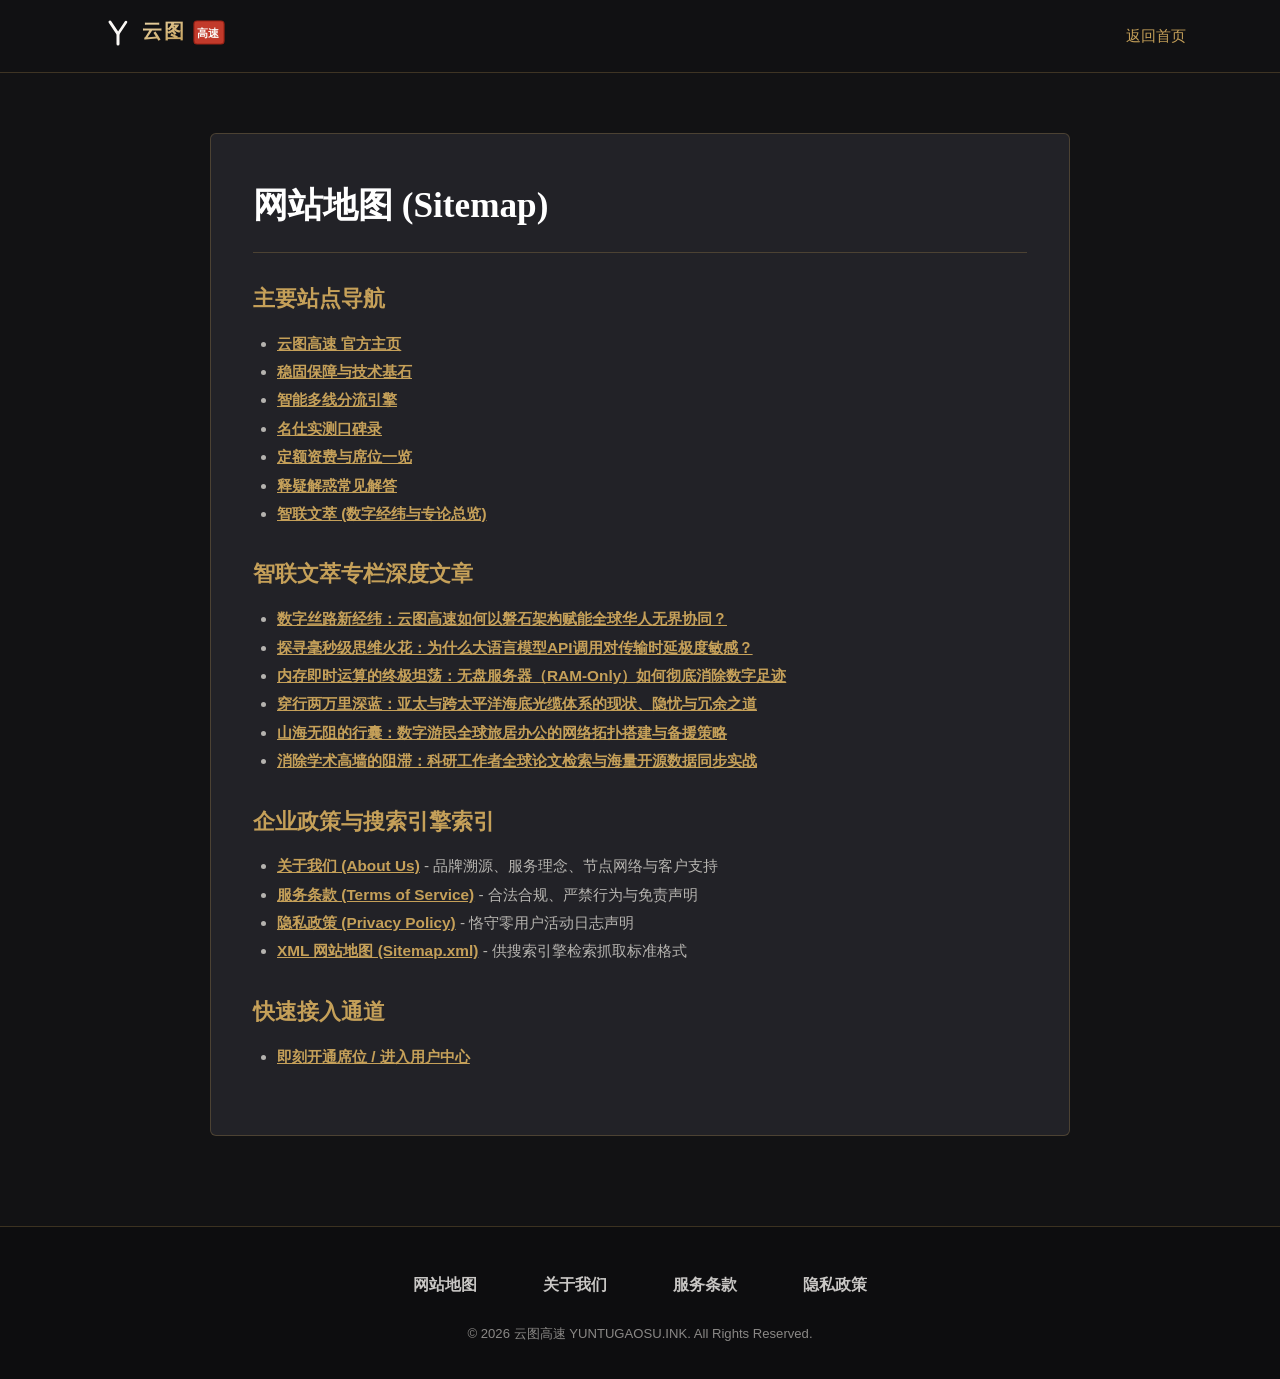
<file: sitemap.html>
<!DOCTYPE html>
<html lang="zh-CN">
<head>
  <meta charset="UTF-8">
  <meta name="viewport" content="width=device-width, initial-scale=1.0">
  <title>网站地图 - 云图高速</title>
  <link rel="stylesheet" href="style.css">
</head>
<body>

  <nav class="ink-pavilion-nav">
    <div class="container-ink ink-nav-inner">
      <div class="ink-logo-wrap">
        <a href="index.html" aria-label="云图高速 首页">
          <svg width="180" height="44" viewBox="0 0 180 44" fill="none" xmlns="http://www.w3.org/2000/svg">
            <defs>
              <linearGradient id="goldInkGradSm" x1="0%" y1="0%" x2="100%" y2="100%">
                <stop offset="0%" stop-color="#EAD5A8" />
                <stop offset="100%" stop-color="#C5A059" />
              </linearGradient>
            </defs>
            <path d="M16 12L24 24V34" stroke="#FAF8F5" stroke-width="3" stroke-linecap="round"/>
            <path d="M32 12L24 24" stroke="#FAF8F5" stroke-width="2.6" stroke-linecap="round"/>
            <text x="48" y="28" font-family="'Songti SC', 'Noto Serif SC', serif" font-size="20" font-weight="900" letter-spacing="2" fill="url(#goldInkGradSm)">云图</text>
            <rect x="100" y="11" width="30" height="23" rx="3" fill="#C23A2B" stroke="#9E2317" stroke-width="1.2"/>
            <text x="103" y="27" font-family="'Songti SC', 'Noto Serif SC', serif" font-size="11" font-weight="900" fill="#FAF8F5">高速</text>
          </svg>
        </a>
      </div>
      <div>
        <a href="index.html" style="color: var(--ink-gold); font-size: 0.92rem;">返回首页</a>
      </div>
    </div>
  </nav>

  <main class="container-ink ink-subpage-container">
    <div class="ink-subpage-card">
      <h1 class="ink-subpage-header-title">网站地图 (Sitemap)</h1>
      <div class="ink-subpage-body">
        <h2>主要站点导航</h2>
        <ul>
          <li><a href="index.html" style="color: var(--ink-gold);">云图高速 官方主页</a></li>
          <li><a href="index.html#stability" style="color: var(--ink-gold);">稳固保障与技术基石</a></li>
          <li><a href="index.html#intelligence" style="color: var(--ink-gold);">智能多线分流引擎</a></li>
          <li><a href="index.html#chronicles" style="color: var(--ink-gold);">名仕实测口碑录</a></li>
          <li><a href="index.html#tariffs" style="color: var(--ink-gold);">定额资费与席位一览</a></li>
          <li><a href="index.html#inquiries" style="color: var(--ink-gold);">释疑解惑常见解答</a></li>
          <li><a href="chronicles.html" style="color: var(--ink-cinnabar); font-weight: 700;">智联文萃 (数字经纬与专论总览)</a></li>
        </ul>

        <h2>智联文萃专栏深度文章</h2>
        <ul>
          <li><a href="digital-silk-road-connectivity.html" style="color: var(--ink-gold);">数字丝路新经纬：云图高速如何以磐石架构赋能全球华人无界协同？</a></li>
          <li><a href="generative-ai-streaming-response.html" style="color: var(--ink-gold);">探寻毫秒级思维火花：为什么大语言模型API调用对传输时延极度敏感？</a></li>
          <li><a href="ram-only-server-privacy.html" style="color: var(--ink-gold);">内存即时运算的终极坦荡：无盘服务器（RAM-Only）如何彻底消除数字足迹</a></li>
          <li><a href="transpacific-cable-topography.html" style="color: var(--ink-gold);">穿行两万里深蓝：亚太与跨太平洋海底光缆体系的现状、隐忧与冗余之道</a></li>
          <li><a href="digital-nomad-global-office.html" style="color: var(--ink-gold);">山海无阻的行囊：数字游民全球旅居办公的网络拓扑搭建与备援策略</a></li>
          <li><a href="academic-research-open-access.html" style="color: var(--ink-gold);">消除学术高墙的阻滞：科研工作者全球论文检索与海量开源数据同步实战</a></li>
        </ul>

        <h2>企业政策与搜索引擎索引</h2>
        <ul>
          <li><a href="about.html" style="color: var(--ink-gold);">关于我们 (About Us)</a> - 品牌溯源、服务理念、节点网络与客户支持</li>
          <li><a href="terms.html" style="color: var(--ink-gold);">服务条款 (Terms of Service)</a> - 合法合规、严禁行为与免责声明</li>
          <li><a href="privacy.html" style="color: var(--ink-gold);">隐私政策 (Privacy Policy)</a> - 恪守零用户活动日志声明</li>
          <li><a href="sitemap.xml" target="_blank" style="color: var(--ink-cinnabar); font-weight: 700;">XML 网站地图 (Sitemap.xml)</a> - 供搜索引擎检索抓取标准格式</li>
        </ul>

        <h2>快速接入通道</h2>
        <ul>
          <li><a href="https://ww012.twilightaff.com/#/?code=A56DH1Af" target="_blank" rel="nofollow" style="color: var(--ink-cinnabar); font-weight: 700;">即刻开通席位 / 进入用户中心</a></li>
        </ul>
      </div>
    </div>
  </main>

  <footer class="ink-pavilion-footer">
    <div class="container-ink">
      <ul class="ink-footer-nav">
        <li><a href="sitemap.html">网站地图</a></li>
        <li><a href="about.html">关于我们</a></li>
        <li><a href="terms.html">服务条款</a></li>
        <li><a href="privacy.html">隐私政策</a></li>
      </ul>
      <p class="ink-footer-subcopy">© 2026 云图高速 YUNTUGAOSU.INK. All Rights Reserved.</p>
    </div>
  </footer>

</body>
</html>
</file>
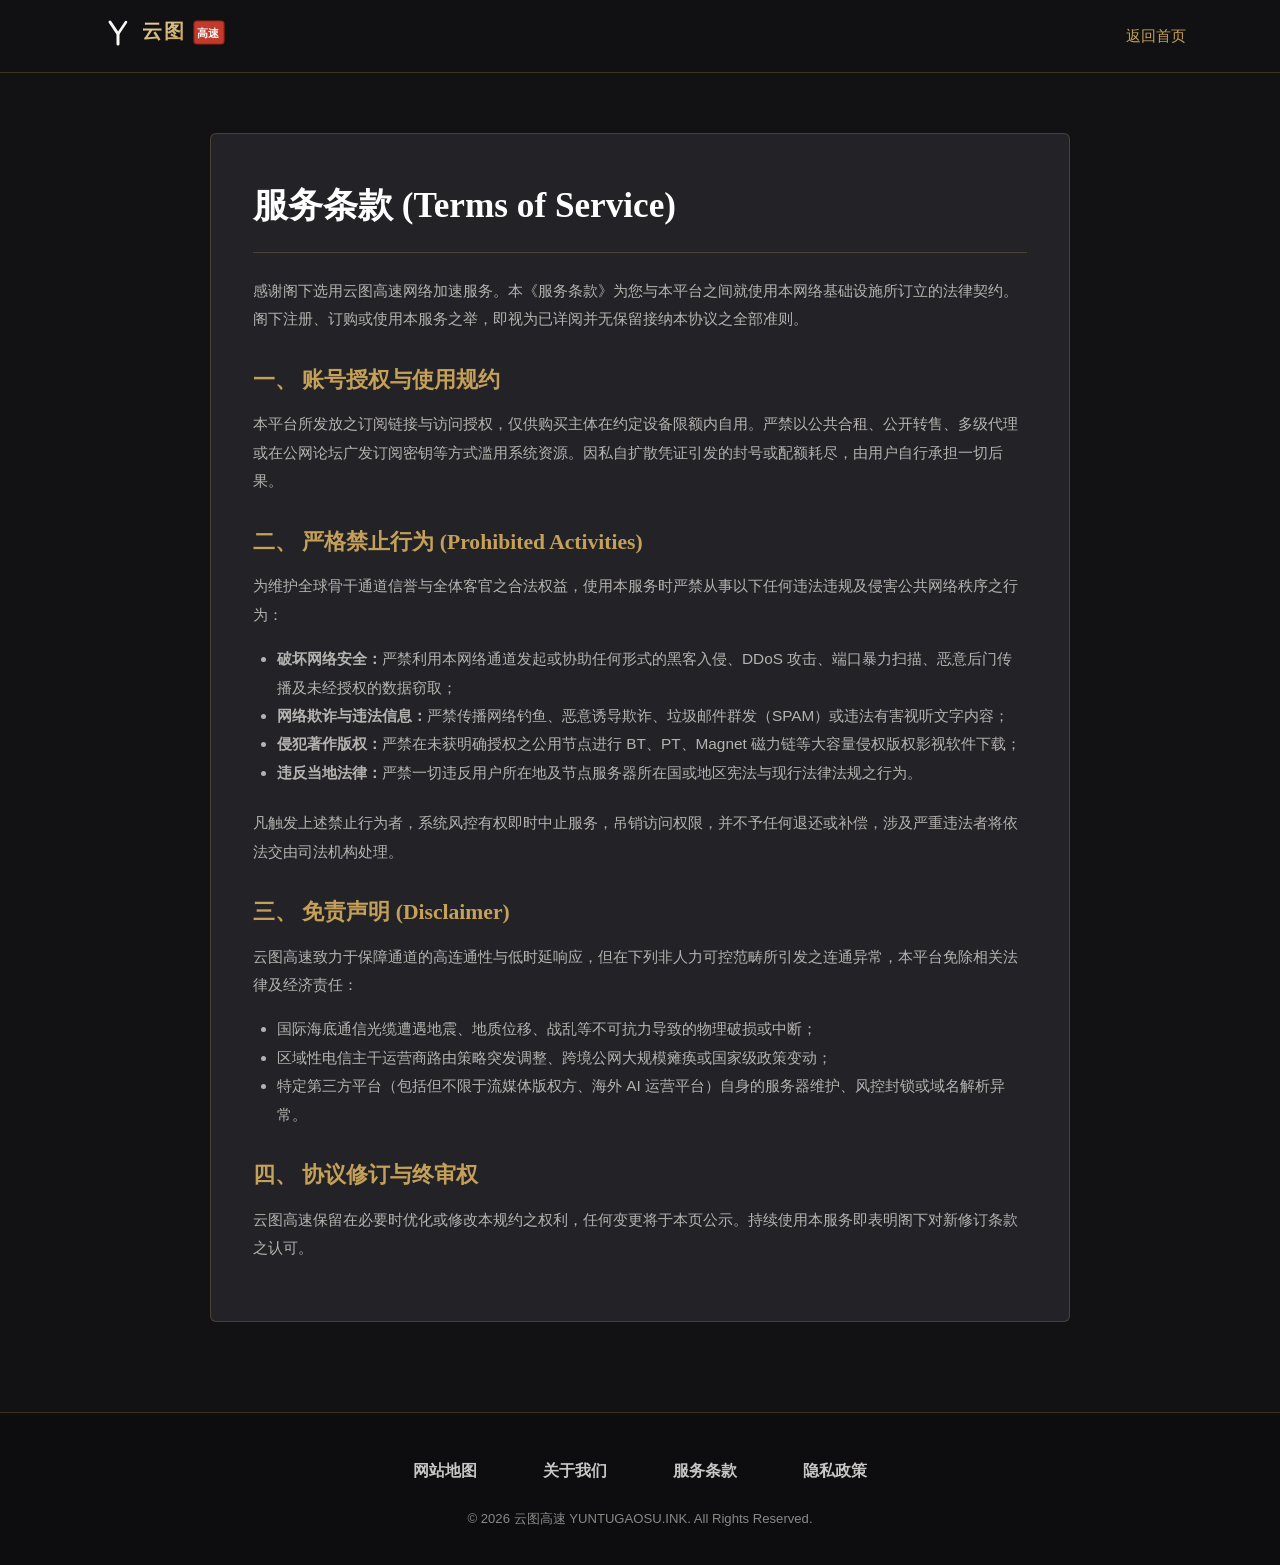
<file: terms.html>
<!DOCTYPE html>
<html lang="zh-CN">
<head>
  <meta charset="UTF-8">
  <meta name="viewport" content="width=device-width, initial-scale=1.0">
  <title>服务条款 - 云图高速</title>
  <link rel="stylesheet" href="style.css">
</head>
<body>

  <nav class="ink-pavilion-nav">
    <div class="container-ink ink-nav-inner">
      <div class="ink-logo-wrap">
        <a href="index.html" aria-label="云图高速 首页">
          <svg width="180" height="44" viewBox="0 0 180 44" fill="none" xmlns="http://www.w3.org/2000/svg">
            <defs>
              <linearGradient id="goldInkGradTerms" x1="0%" y1="0%" x2="100%" y2="100%">
                <stop offset="0%" stop-color="#EAD5A8" />
                <stop offset="100%" stop-color="#C5A059" />
              </linearGradient>
            </defs>
            <path d="M16 12L24 24V34" stroke="#FAF8F5" stroke-width="3" stroke-linecap="round"/>
            <path d="M32 12L24 24" stroke="#FAF8F5" stroke-width="2.6" stroke-linecap="round"/>
            <text x="48" y="28" font-family="'Songti SC', 'Noto Serif SC', serif" font-size="20" font-weight="900" letter-spacing="2" fill="url(#goldInkGradTerms)">云图</text>
            <rect x="100" y="11" width="30" height="23" rx="3" fill="#C23A2B" stroke="#9E2317" stroke-width="1.2"/>
            <text x="103" y="27" font-family="'Songti SC', 'Noto Serif SC', serif" font-size="11" font-weight="900" fill="#FAF8F5">高速</text>
          </svg>
        </a>
      </div>
      <div>
        <a href="index.html" style="color: var(--ink-gold); font-size: 0.92rem;">返回首页</a>
      </div>
    </div>
  </nav>

  <main class="container-ink ink-subpage-container">
    <div class="ink-subpage-card">
      <h1 class="ink-subpage-header-title">服务条款 (Terms of Service)</h1>
      <div class="ink-subpage-body">
        <p>感谢阁下选用云图高速网络加速服务。本《服务条款》为您与本平台之间就使用本网络基础设施所订立的法律契约。阁下注册、订购或使用本服务之举，即视为已详阅并无保留接纳本协议之全部准则。</p>

        <h2>一、 账号授权与使用规约</h2>
        <p>本平台所发放之订阅链接与访问授权，仅供购买主体在约定设备限额内自用。严禁以公共合租、公开转售、多级代理或在公网论坛广发订阅密钥等方式滥用系统资源。因私自扩散凭证引发的封号或配额耗尽，由用户自行承担一切后果。</p>

        <h2>二、 严格禁止行为 (Prohibited Activities)</h2>
        <p>为维护全球骨干通道信誉与全体客官之合法权益，使用本服务时严禁从事以下任何违法违规及侵害公共网络秩序之行为：</p>
        <ul>
          <li><strong>破坏网络安全：</strong>严禁利用本网络通道发起或协助任何形式的黑客入侵、DDoS 攻击、端口暴力扫描、恶意后门传播及未经授权的数据窃取；</li>
          <li><strong>网络欺诈与违法信息：</strong>严禁传播网络钓鱼、恶意诱导欺诈、垃圾邮件群发（SPAM）或违法有害视听文字内容；</li>
          <li><strong>侵犯著作版权：</strong>严禁在未获明确授权之公用节点进行 BT、PT、Magnet 磁力链等大容量侵权版权影视软件下载；</li>
          <li><strong>违反当地法律：</strong>严禁一切违反用户所在地及节点服务器所在国或地区宪法与现行法律法规之行为。</li>
        </ul>
        <p>凡触发上述禁止行为者，系统风控有权即时中止服务，吊销访问权限，并不予任何退还或补偿，涉及严重违法者将依法交由司法机构处理。</p>

        <h2>三、 免责声明 (Disclaimer)</h2>
        <p>云图高速致力于保障通道的高连通性与低时延响应，但在下列非人力可控范畴所引发之连通异常，本平台免除相关法律及经济责任：</p>
        <ul>
          <li>国际海底通信光缆遭遇地震、地质位移、战乱等不可抗力导致的物理破损或中断；</li>
          <li>区域性电信主干运营商路由策略突发调整、跨境公网大规模瘫痪或国家级政策变动；</li>
          <li>特定第三方平台（包括但不限于流媒体版权方、海外 AI 运营平台）自身的服务器维护、风控封锁或域名解析异常。</li>
        </ul>

        <h2>四、 协议修订与终审权</h2>
        <p>云图高速保留在必要时优化或修改本规约之权利，任何变更将于本页公示。持续使用本服务即表明阁下对新修订条款之认可。</p>
      </div>
    </div>
  </main>

  <footer class="ink-pavilion-footer">
    <div class="container-ink">
      <ul class="ink-footer-nav">
        <li><a href="sitemap.html">网站地图</a></li>
        <li><a href="about.html">关于我们</a></li>
        <li><a href="terms.html">服务条款</a></li>
        <li><a href="privacy.html">隐私政策</a></li>
      </ul>
      <p class="ink-footer-subcopy">© 2026 云图高速 YUNTUGAOSU.INK. All Rights Reserved.</p>
    </div>
  </footer>

</body>
</html>
</file>
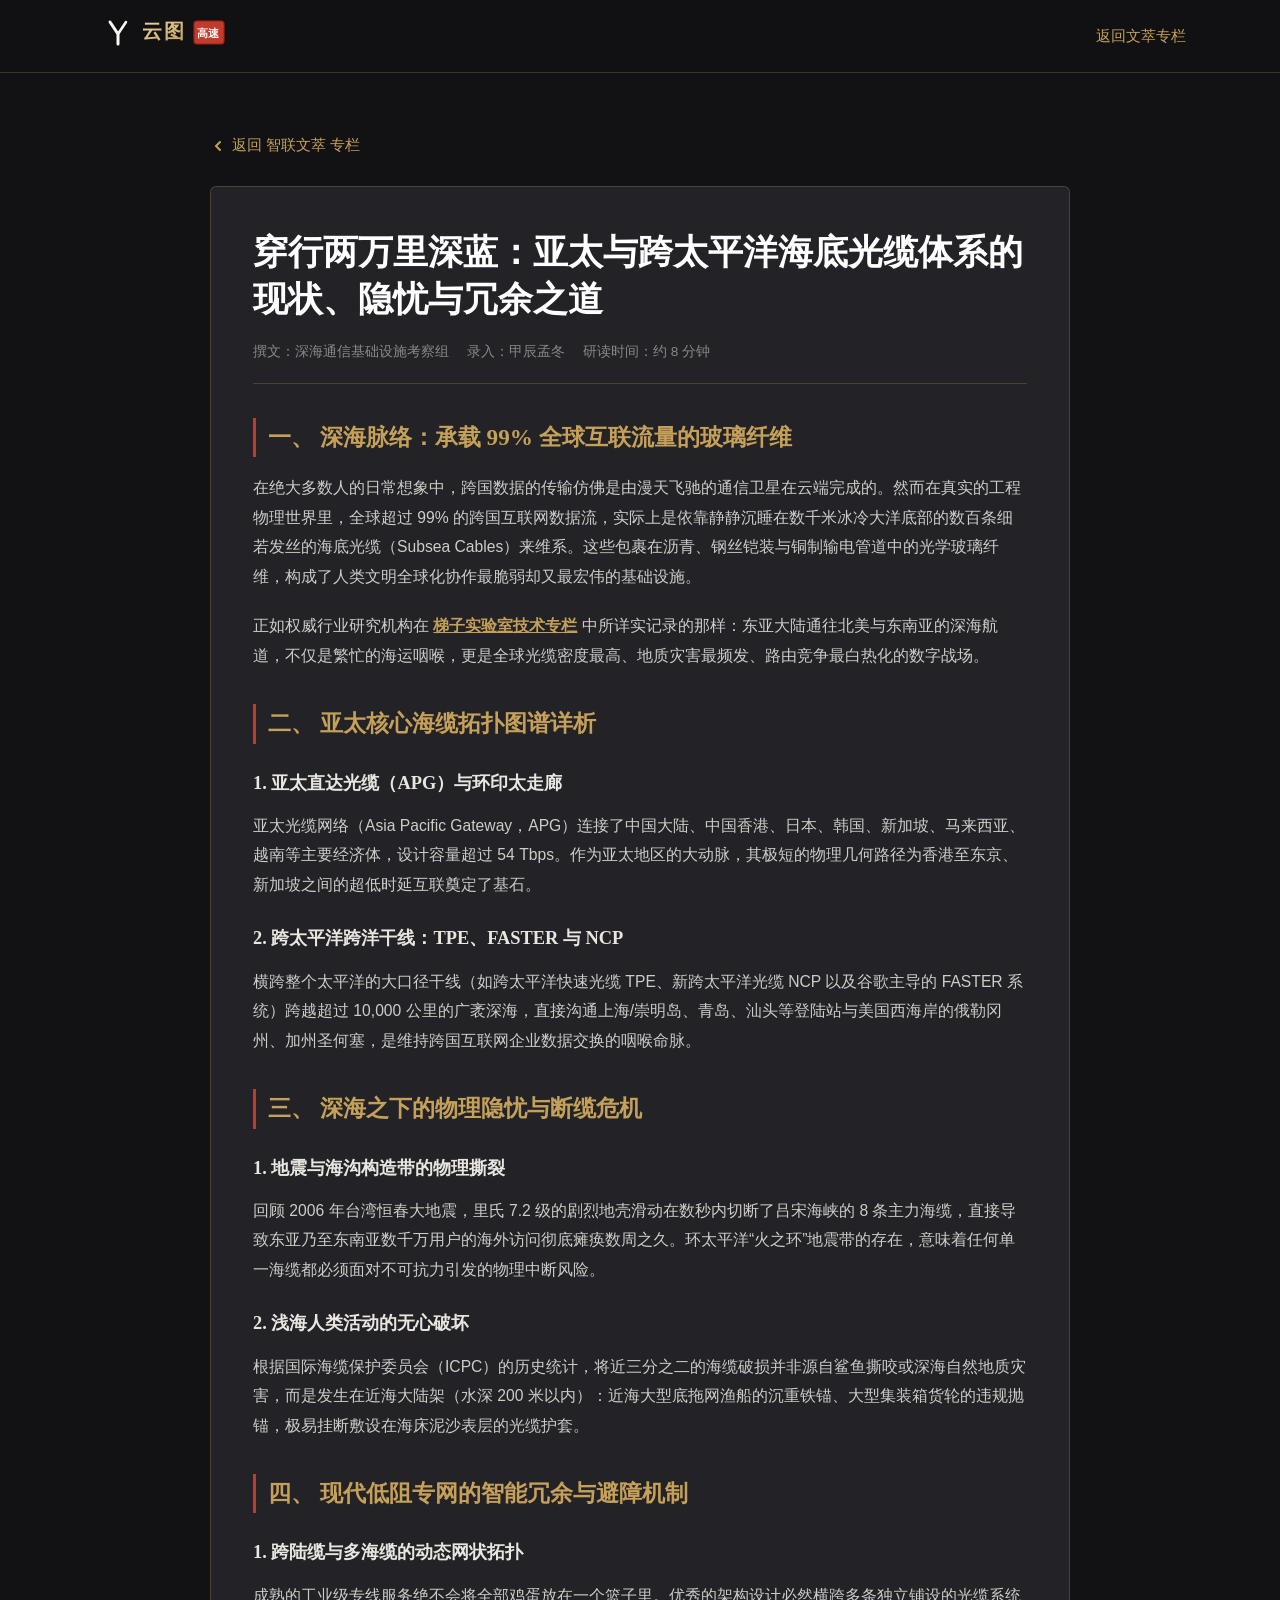
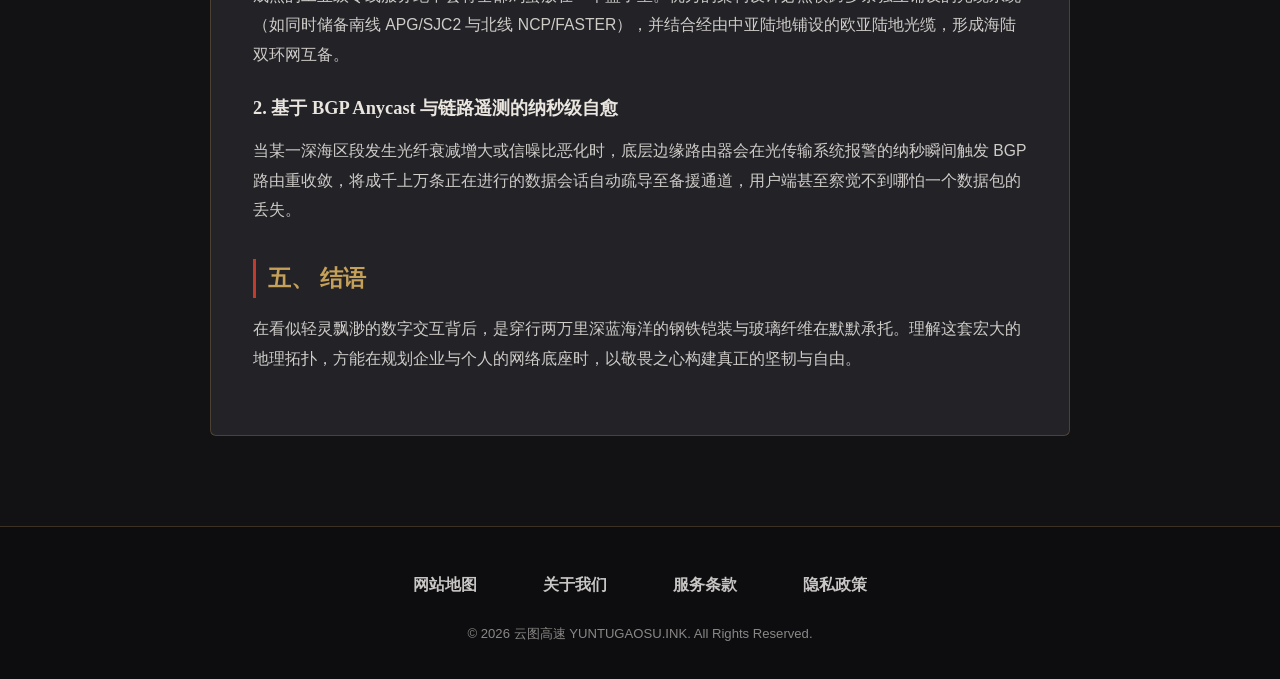
<file: transpacific-cable-topography.html>
<!DOCTYPE html>
<html lang="zh-CN">
<head>
  <meta charset="UTF-8">
  <meta name="viewport" content="width=device-width, initial-scale=1.0">
  <title>穿行两万里深蓝：亚太与跨太平洋海底光缆体系的现状、隐忧与冗余之道 - 智联文萃</title>
  <meta name="description" content="全景展现亚太与中美跨太平洋海底通信光缆（APG、TPE、FASTER等）的铺设图谱、物理断缆风险成因与现代BGP动态调度技术。">
  <link rel="stylesheet" href="style.css">
</head>
<body>

  <nav class="ink-pavilion-nav">
    <div class="container-ink ink-nav-inner">
      <div class="ink-logo-wrap">
        <a href="index.html" aria-label="云图高速 首页">
          <svg width="180" height="44" viewBox="0 0 180 44" fill="none" xmlns="http://www.w3.org/2000/svg">
            <defs>
              <linearGradient id="goldInkGradArtIn4" x1="0%" y1="0%" x2="100%" y2="100%">
                <stop offset="0%" stop-color="#EAD5A8" />
                <stop offset="100%" stop-color="#C5A059" />
              </linearGradient>
            </defs>
            <path d="M16 12L24 24V34" stroke="#FAF8F5" stroke-width="3" stroke-linecap="round"/>
            <path d="M32 12L24 24" stroke="#FAF8F5" stroke-width="2.6" stroke-linecap="round"/>
            <text x="48" y="28" font-family="'Songti SC', 'Noto Serif SC', serif" font-size="20" font-weight="900" letter-spacing="2" fill="url(#goldInkGradArtIn4)">云图</text>
            <rect x="100" y="11" width="30" height="23" rx="3" fill="#C23A2B" stroke="#9E2317" stroke-width="1.2"/>
            <text x="103" y="27" font-family="'Songti SC', 'Noto Serif SC', serif" font-size="11" font-weight="900" fill="#FAF8F5">高速</text>
          </svg>
        </a>
      </div>
      <div>
        <a href="chronicles.html" style="color: var(--ink-gold); font-size: 0.92rem;">返回文萃专栏</a>
      </div>
    </div>
  </nav>

  <main class="container-ink ink-subpage-container">
    <div style="margin-bottom: 24px;">
      <a href="chronicles.html" style="color: var(--ink-gold); font-size: 0.92rem; display: inline-flex; align-items: center; gap: 6px;">
        <svg width="16" height="16" viewBox="0 0 16 16" fill="none"><path d="M10 12L6 8L10 4" stroke="#C5A059" stroke-width="2" stroke-linecap="round"/></svg>
        返回 智联文萃 专栏
      </a>
    </div>

    <article class="ink-subpage-card article-ink-body">
      <header class="article-ink-header">
        <h1>穿行两万里深蓝：亚太与跨太平洋海底光缆体系的现状、隐忧与冗余之道</h1>
        <div class="article-ink-meta">
          <span>撰文：深海通信基础设施考察组</span>
          <span>录入：甲辰孟冬</span>
          <span>研读时间：约 8 分钟</span>
        </div>
      </header>

      <h2>一、 深海脉络：承载 99% 全球互联流量的玻璃纤维</h2>
      <p>在绝大多数人的日常想象中，跨国数据的传输仿佛是由漫天飞驰的通信卫星在云端完成的。然而在真实的工程物理世界里，全球超过 99% 的跨国互联网数据流，实际上是依靠静静沉睡在数千米冰冷大洋底部的数百条细若发丝的海底光缆（Subsea Cables）来维系。这些包裹在沥青、钢丝铠装与铜制输电管道中的光学玻璃纤维，构成了人类文明全球化协作最脆弱却又最宏伟的基础设施。</p>
      <p>正如权威行业研究机构在 <a href="https://dajichang.mom/" target="_blank">梯子实验室技术专栏</a> 中所详实记录的那样：东亚大陆通往北美与东南亚的深海航道，不仅是繁忙的海运咽喉，更是全球光缆密度最高、地质灾害最频发、路由竞争最白热化的数字战场。</p>

      <h2>二、 亚太核心海缆拓扑图谱详析</h2>
      <h3>1. 亚太直达光缆（APG）与环印太走廊</h3>
      <p>亚太光缆网络（Asia Pacific Gateway，APG）连接了中国大陆、中国香港、日本、韩国、新加坡、马来西亚、越南等主要经济体，设计容量超过 54 Tbps。作为亚太地区的大动脉，其极短的物理几何路径为香港至东京、新加坡之间的超低时延互联奠定了基石。</p>

      <h3>2. 跨太平洋跨洋干线：TPE、FASTER 与 NCP</h3>
      <p>横跨整个太平洋的大口径干线（如跨太平洋快速光缆 TPE、新跨太平洋光缆 NCP 以及谷歌主导的 FASTER 系统）跨越超过 10,000 公里的广袤深海，直接沟通上海/崇明岛、青岛、汕头等登陆站与美国西海岸的俄勒冈州、加州圣何塞，是维持跨国互联网企业数据交换的咽喉命脉。</p>

      <h2>三、 深海之下的物理隐忧与断缆危机</h2>
      <h3>1. 地震与海沟构造带的物理撕裂</h3>
      <p>回顾 2006 年台湾恒春大地震，里氏 7.2 级的剧烈地壳滑动在数秒内切断了吕宋海峡的 8 条主力海缆，直接导致东亚乃至东南亚数千万用户的海外访问彻底瘫痪数周之久。环太平洋“火之环”地震带的存在，意味着任何单一海缆都必须面对不可抗力引发的物理中断风险。</p>

      <h3>2. 浅海人类活动的无心破坏</h3>
      <p>根据国际海缆保护委员会（ICPC）的历史统计，将近三分之二的海缆破损并非源自鲨鱼撕咬或深海自然地质灾害，而是发生在近海大陆架（水深 200 米以内）：近海大型底拖网渔船的沉重铁锚、大型集装箱货轮的违规抛锚，极易挂断敷设在海床泥沙表层的光缆护套。</p>

      <h2>四、 现代低阻专网的智能冗余与避障机制</h2>
      <h3>1. 跨陆缆与多海缆的动态网状拓扑</h3>
      <p>成熟的工业级专线服务绝不会将全部鸡蛋放在一个篮子里。优秀的架构设计必然横跨多条独立铺设的光缆系统（如同时储备南线 APG/SJC2 与北线 NCP/FASTER），并结合经由中亚陆地铺设的欧亚陆地光缆，形成海陆双环网互备。</p>

      <h3>2. 基于 BGP Anycast 与链路遥测的纳秒级自愈</h3>
      <p>当某一深海区段发生光纤衰减增大或信噪比恶化时，底层边缘路由器会在光传输系统报警的纳秒瞬间触发 BGP 路由重收敛，将成千上万条正在进行的数据会话自动疏导至备援通道，用户端甚至察觉不到哪怕一个数据包的丢失。</p>

      <h2>五、 结语</h2>
      <p>在看似轻灵飘渺的数字交互背后，是穿行两万里深蓝海洋的钢铁铠装与玻璃纤维在默默承托。理解这套宏大的地理拓扑，方能在规划企业与个人的网络底座时，以敬畏之心构建真正的坚韧与自由。</p>
    </article>
  </main>

  <footer class="ink-pavilion-footer">
    <div class="container-ink">
      <ul class="ink-footer-nav">
        <li><a href="sitemap.html">网站地图</a></li>
        <li><a href="about.html">关于我们</a></li>
        <li><a href="terms.html">服务条款</a></li>
        <li><a href="privacy.html">隐私政策</a></li>
      </ul>
      <p class="ink-footer-subcopy">© 2026 云图高速 YUNTUGAOSU.INK. All Rights Reserved.</p>
    </div>
  </footer>

</body>
</html>
</file>
<file: style.css>
/* ==========================================================================
   yuntugaosu.ink - 新中式墨韵流风 (Eastern Flowing Ink & Calligraphy)
   Extreme Performance Optimized - Pure CSS - Zero External Dependencies
   ========================================================================== */

:root {
  --ink-black: #121214;
  --ink-charcoal: #1c1c20;
  --ink-card-bg: #222227;
  --ink-card-hover: #292930;
  --ink-rice-paper: #faf8f5;
  --ink-cinnabar: #c23a2b;
  --ink-cinnabar-hover: #db4434;
  --ink-gold: #c5a059;
  --ink-gold-soft: rgba(197, 160, 89, 0.2);
  --ink-smoke: #8a8886;
  --ink-border: rgba(197, 160, 89, 0.25);
  --ink-border-subtle: rgba(255, 255, 255, 0.07);
  --font-ink: "PingFang SC", "Hiragino Sans GB", "Microsoft YaHei", -apple-system, sans-serif;
  --font-serif: "Songti SC", "Noto Serif SC", "SimSun", serif, -apple-system;
  --radius-ink: 6px;
  --transition-smooth: 0.24s cubic-bezier(0.25, 0.1, 0.25, 1);
}

*, *::before, *::after {
  box-sizing: border-box;
  margin: 0;
  padding: 0;
}

html {
  scroll-behavior: smooth;
  font-size: 16px;
  background-color: var(--ink-black);
  color: var(--ink-rice-paper);
}

body {
  font-family: var(--font-ink);
  line-height: 1.7;
  background-color: var(--ink-black);
  overflow-x: hidden;
  -webkit-font-smoothing: antialiased;
}

/* Background Calligraphy Wash Aesthetics */
body::before {
  content: "";
  position: fixed;
  top: 0;
  left: 0;
  width: 100%;
  height: 100%;
  background: 
    radial-gradient(circle at 15% 15%, rgba(194, 58, 43, 0.08) 0%, transparent 45%),
    radial-gradient(circle at 85% 85%, rgba(197, 160, 89, 0.06) 0%, transparent 50%),
    linear-gradient(180deg, rgba(18, 18, 20, 0.95) 0%, #121214 100%);
  pointer-events: none;
  z-index: -1;
}

.container-ink {
  width: 100%;
  max-width: 1140px;
  margin: 0 auto;
  padding: 0 24px;
}

a, a:visited {
  color: var(--ink-gold);
  text-decoration: none;
  transition: all var(--transition-smooth);
}

a:hover, a:focus {
  color: #db4434;
  text-decoration: underline;
}

/* Specific button overrides */
.btn-cinnabar, .btn-cinnabar:visited {
  color: #ffffff !important;
  text-decoration: none !important;
}

.btn-ink-recommend, .btn-ink-recommend:visited {
  color: var(--ink-gold) !important;
  text-decoration: none !important;
}

.ink-subpage-body a, .ink-subpage-body a:visited,
.article-ink-body a, .article-ink-body a:visited {
  color: var(--ink-gold) !important;
  text-decoration: underline;
  font-weight: 600;
}

.ink-subpage-body a:hover,
.article-ink-body a:hover {
  color: var(--ink-cinnabar) !important;
}

/* Navigation - Ink Pavilion Style */
.ink-pavilion-nav {
  position: sticky;
  top: 0;
  z-index: 100;
  background: rgba(18, 18, 20, 0.94);
  backdrop-filter: blur(10px);
  -webkit-backdrop-filter: blur(10px);
  border-bottom: 1px solid var(--ink-border);
}

.ink-nav-inner {
  display: flex;
  align-items: center;
  justify-content: space-between;
  height: 72px;
}

.ink-logo-wrap {
  display: flex;
  align-items: center;
  gap: 12px;
}

.ink-nav-menu {
  display: flex;
  align-items: center;
  gap: 32px;
  list-style: none;
}

.ink-nav-menu li a {
  color: #c9c7c5;
  font-size: 0.95rem;
  letter-spacing: 1px;
  font-family: var(--font-ink);
}

.ink-nav-menu li a:hover {
  color: var(--ink-gold);
}

/* CTA Buttons */
.btn-cinnabar {
  display: inline-flex;
  align-items: center;
  justify-content: center;
  gap: 8px;
  background: linear-gradient(135deg, var(--ink-cinnabar) 0%, #9e2317 100%);
  color: #ffffff;
  padding: 13px 30px;
  border-radius: var(--radius-ink);
  font-size: 1rem;
  font-weight: 700;
  letter-spacing: 1.5px;
  border: 1px solid rgba(255, 255, 255, 0.15);
  box-shadow: 0 4px 18px rgba(194, 58, 43, 0.35);
  cursor: pointer;
  transition: all var(--transition-smooth);
}

.btn-cinnabar:hover {
  background: linear-gradient(135deg, var(--ink-cinnabar-hover) 0%, var(--ink-cinnabar) 100%);
  box-shadow: 0 6px 24px rgba(194, 58, 43, 0.5);
  transform: translateY(-2px);
  color: #ffffff;
}

.btn-ink-recommend {
  display: inline-flex;
  align-items: center;
  justify-content: center;
  gap: 8px;
  background: rgba(197, 160, 89, 0.12);
  color: var(--ink-gold);
  padding: 13px 26px;
  border-radius: var(--radius-ink);
  font-size: 0.96rem;
  font-weight: 600;
  letter-spacing: 1px;
  border: 1px solid var(--ink-border);
  transition: all var(--transition-smooth);
}

.btn-ink-recommend:hover {
  background: rgba(197, 160, 89, 0.22);
  border-color: var(--ink-gold);
  color: #ffffff;
  transform: translateY(-2px);
}

.btn-ink-nav {
  padding: 8px 20px;
  font-size: 0.88rem;
}

/* Hero Section (Scroll Prologue) */
.scroll-prologue-hero {
  padding: 80px 0 64px;
  text-align: center;
  position: relative;
}

.hero-seal-badge {
  display: inline-flex;
  align-items: center;
  gap: 8px;
  background: rgba(197, 160, 89, 0.1);
  border: 1px solid var(--ink-border);
  color: var(--ink-gold);
  padding: 6px 18px;
  border-radius: 20px;
  font-size: 0.85rem;
  letter-spacing: 2px;
  margin-bottom: 24px;
}

.ink-hero-heading {
  font-family: var(--font-serif);
  font-size: 3.2rem;
  font-weight: 900;
  line-height: 1.25;
  margin-bottom: 24px;
  letter-spacing: 2px;
  color: #ffffff;
  text-shadow: 0 2px 20px rgba(0, 0, 0, 0.8);
}

.ink-hero-heading em {
  font-style: normal;
  color: var(--ink-cinnabar);
}

.ink-hero-subtext {
  font-size: 1.15rem;
  color: #b5b3af;
  max-width: 720px;
  margin: 0 auto 40px;
  line-height: 1.85;
}

.ink-hero-actions {
  display: flex;
  align-items: center;
  justify-content: center;
  flex-wrap: wrap;
  gap: 18px;
  margin-bottom: 48px;
}

/* Scroll Parchment Preview Banner */
.ink-parchment-stats {
  background: var(--ink-charcoal);
  border: 1px solid var(--ink-border);
  border-radius: var(--radius-ink);
  padding: 24px 32px;
  display: grid;
  grid-template-columns: repeat(4, 1fr);
  gap: 20px;
  box-shadow: 0 16px 36px rgba(0, 0, 0, 0.5);
  margin-top: 10px;
}

.parchment-stat-item {
  text-align: center;
  position: relative;
}

.parchment-stat-item:not(:last-child)::after {
  content: "";
  position: absolute;
  right: 0;
  top: 15%;
  height: 70%;
  width: 1px;
  background: var(--ink-border);
}

.parchment-stat-val {
  font-size: 1.7rem;
  font-weight: 800;
  color: var(--ink-gold);
  font-family: monospace;
}

.parchment-stat-label {
  font-size: 0.82rem;
  color: var(--ink-smoke);
  margin-top: 6px;
  letter-spacing: 1px;
}

/* Sections Common Structure */
.ink-section-box {
  padding: 80px 0;
}

.ink-section-title-wrap {
  text-align: center;
  margin-bottom: 50px;
}

.ink-section-tag {
  color: var(--ink-cinnabar);
  font-size: 0.82rem;
  letter-spacing: 3px;
  font-weight: 700;
  display: block;
  margin-bottom: 10px;
}

.ink-section-title {
  font-family: var(--font-serif);
  font-size: 2.25rem;
  font-weight: 800;
  letter-spacing: 1.5px;
  color: #ffffff;
  margin-bottom: 12px;
}

.ink-section-desc {
  font-size: 1rem;
  color: var(--ink-smoke);
  max-width: 650px;
  margin: 0 auto;
}

/* Features Grid (3 Cards - 真正稳固的连接保障) */
.ink-grid-3 {
  display: grid;
  grid-template-columns: repeat(3, 1fr);
  gap: 28px;
}

.ink-feature-card {
  background: var(--ink-card-bg);
  border: 1px solid var(--ink-border);
  border-radius: var(--radius-ink);
  padding: 36px 28px;
  transition: all var(--transition-smooth);
  position: relative;
}

.ink-feature-card:hover {
  background: var(--ink-card-hover);
  border-color: var(--ink-gold);
  transform: translateY(-4px);
  box-shadow: 0 12px 30px rgba(0, 0, 0, 0.6);
}

.ink-icon-badge {
  width: 56px;
  height: 56px;
  border-radius: 50%;
  background: rgba(197, 160, 89, 0.1);
  border: 1px solid var(--ink-border);
  display: flex;
  align-items: center;
  justify-content: center;
  margin-bottom: 22px;
}

.ink-card-title {
  font-family: var(--font-serif);
  font-size: 1.25rem;
  font-weight: 700;
  color: #ffffff;
  margin-bottom: 14px;
  letter-spacing: 1px;
}

.ink-card-desc {
  font-size: 0.92rem;
  color: #a8a6a2;
  line-height: 1.75;
}

/* Streaming & AI Cards (3 Cards) */
.media-ai-ink-grid {
  display: grid;
  grid-template-columns: repeat(3, 1fr);
  gap: 28px;
}

/* Testimonials (4 Scroll-styled Cards) - BEFORE Pricing */
.ink-reviews-grid {
  display: grid;
  grid-template-columns: repeat(2, 1fr);
  gap: 24px;
}

.ink-scroll-review-card {
  background: var(--ink-card-bg);
  border: 1px solid var(--ink-border-subtle);
  border-left: 3px solid var(--ink-cinnabar);
  border-radius: var(--radius-ink);
  padding: 28px 24px;
  position: relative;
}

.review-seal-stamp {
  position: absolute;
  top: 20px;
  right: 20px;
  border: 1px solid var(--ink-cinnabar);
  color: var(--ink-cinnabar);
  font-size: 0.72rem;
  padding: 2px 6px;
  border-radius: 2px;
  font-family: var(--font-serif);
  opacity: 0.85;
}

.ink-review-text {
  font-size: 0.95rem;
  color: #c4c2be;
  line-height: 1.8;
  margin-bottom: 20px;
  font-style: italic;
}

.ink-review-author {
  display: flex;
  align-items: center;
  gap: 12px;
}

.author-seal-circle {
  width: 38px;
  height: 38px;
  border-radius: 50%;
  background: rgba(194, 58, 43, 0.15);
  border: 1px solid var(--ink-cinnabar);
  color: var(--ink-cinnabar);
  display: flex;
  align-items: center;
  justify-content: center;
  font-family: var(--font-serif);
  font-weight: 700;
  font-size: 0.95rem;
}

.author-ink-name {
  font-weight: 700;
  font-size: 0.94rem;
  color: #ffffff;
}

.author-ink-domain {
  font-size: 0.8rem;
  color: var(--ink-smoke);
}

/* Pricing Section (3 Tiers: 月度尝鲜席, 季度精选席, 年度至尊席) */
.ink-pricing-box {
  background: #18181c;
  border-top: 1px solid var(--ink-border);
  border-bottom: 1px solid var(--ink-border);
}

.ink-pricing-grid {
  display: grid;
  grid-template-columns: repeat(3, 1fr);
  gap: 26px;
  align-items: stretch;
}

.ink-tier-card {
  background: var(--ink-card-bg);
  border: 1px solid var(--ink-border);
  border-radius: var(--radius-ink);
  padding: 38px 28px;
  display: flex;
  flex-direction: column;
  position: relative;
  transition: all var(--transition-smooth);
}

.ink-tier-card.top-choice {
  border-color: var(--ink-gold);
  box-shadow: 0 8px 30px rgba(197, 160, 89, 0.2);
  transform: scale(1.02);
}

.top-choice-flag {
  position: absolute;
  top: -12px;
  left: 50%;
  transform: translateX(-50%);
  background: linear-gradient(135deg, var(--ink-gold) 0%, #a47e3b 100%);
  color: #121214;
  font-size: 0.76rem;
  font-weight: 800;
  padding: 3px 14px;
  border-radius: 12px;
  letter-spacing: 1px;
}

.ink-tier-name {
  font-family: var(--font-serif);
  font-size: 1.35rem;
  font-weight: 700;
  margin-bottom: 8px;
  color: #ffffff;
}

.ink-tier-desc {
  font-size: 0.86rem;
  color: var(--ink-smoke);
  margin-bottom: 22px;
}

.ink-tier-price {
  font-size: 2.6rem;
  font-weight: 800;
  color: var(--ink-gold);
  margin-bottom: 26px;
  font-family: monospace;
}

.ink-tier-price small {
  font-size: 0.95rem;
  color: var(--ink-smoke);
}

.ink-feature-list {
  list-style: none;
  margin-bottom: 32px;
  flex-grow: 1;
}

.ink-feature-item {
  display: flex;
  align-items: center;
  gap: 10px;
  font-size: 0.9rem;
  color: #cfccc8;
  padding: 9px 0;
  border-bottom: 1px dashed rgba(255, 255, 255, 0.06);
}

.ink-feature-item svg {
  flex-shrink: 0;
}

.ink-tier-card .btn-cinnabar {
  width: 100%;
}

/* FAQ (3 items) */
.ink-faq-stack {
  max-width: 840px;
  margin: 0 auto;
  display: flex;
  flex-direction: column;
  gap: 18px;
}

.ink-faq-card {
  background: var(--ink-card-bg);
  border: 1px solid var(--ink-border);
  border-radius: var(--radius-ink);
  padding: 24px 28px;
}

.ink-faq-q {
  font-family: var(--font-serif);
  font-size: 1.1rem;
  font-weight: 700;
  color: #ffffff;
  margin-bottom: 10px;
  display: flex;
  align-items: center;
  gap: 12px;
}

.ink-faq-q-tag {
  color: var(--ink-gold);
  font-size: 0.85rem;
  font-weight: 800;
  border: 1px solid var(--ink-border);
  padding: 1px 7px;
  border-radius: 3px;
}

.ink-faq-a {
  font-size: 0.92rem;
  color: #a8a6a2;
  line-height: 1.8;
  padding-left: 36px;
}

/* Footer (ONLY 4 Titles: 网站地图, 关于我们, 服务条款, 隐私政策) */
.ink-pavilion-footer {
  background: #0d0d0f;
  border-top: 1px solid var(--ink-border);
  padding: 44px 0 34px;
  text-align: center;
}

.ink-footer-nav {
  display: flex;
  justify-content: center;
  align-items: center;
  gap: 38px;
  list-style: none;
  margin-bottom: 24px;
}

.ink-footer-nav li a {
  color: #c9c7c5;
  font-size: 0.98rem;
  font-weight: 600;
  padding: 6px 14px;
  border-radius: 4px;
}

.ink-footer-nav li a:hover {
  color: var(--ink-gold);
  background: rgba(197, 160, 89, 0.1);
}

.ink-footer-subcopy {
  font-size: 0.82rem;
  color: var(--ink-smoke);
}

/* Subpage Layout */
.ink-subpage-container {
  padding: 60px 0 90px;
  max-width: 860px;
  margin: 0 auto;
}

.ink-subpage-card {
  background: var(--ink-card-bg);
  border: 1px solid var(--ink-border);
  border-radius: var(--radius-ink);
  padding: 42px;
}

.ink-subpage-header-title {
  font-family: var(--font-serif);
  font-size: 2.2rem;
  font-weight: 800;
  margin-bottom: 24px;
  color: #ffffff;
  border-bottom: 1px solid var(--ink-border);
  padding-bottom: 16px;
}

.ink-subpage-body h2 {
  font-family: var(--font-serif);
  font-size: 1.35rem;
  font-weight: 700;
  margin: 28px 0 12px;
  color: var(--ink-gold);
}

.ink-subpage-body p {
  font-size: 0.96rem;
  color: #b5b3af;
  line-height: 1.85;
  margin-bottom: 16px;
}

.ink-subpage-body ul {
  list-style: disc;
  padding-left: 24px;
  margin-bottom: 22px;
  color: #b5b3af;
  font-size: 0.96rem;
  line-height: 1.85;
}

/* Chronicles & Articles Grid */
.chronicles-grid {
  display: grid;
  grid-template-columns: repeat(2, 1fr);
  gap: 28px;
  margin-top: 36px;
}

.chronicle-card-item {
  background: var(--ink-card-bg);
  border: 1px solid var(--ink-border);
  border-radius: var(--radius-ink);
  padding: 30px 26px;
  display: flex;
  flex-direction: column;
  transition: all var(--transition-smooth);
  position: relative;
}

.chronicle-card-item:hover {
  border-color: var(--ink-gold);
  transform: translateY(-3px);
  box-shadow: 0 10px 28px rgba(0,0,0,0.5);
}

.chronicle-card-meta {
  font-size: 0.82rem;
  color: var(--ink-gold);
  font-family: var(--font-serif);
  margin-bottom: 12px;
  letter-spacing: 1px;
}

.chronicle-card-title {
  font-family: var(--font-serif);
  font-size: 1.2rem;
  font-weight: 700;
  line-height: 1.48;
  margin-bottom: 14px;
}

.chronicle-card-title a, .chronicle-card-title a:visited {
  color: #ffffff !important;
  text-decoration: none;
}

.chronicle-card-title a:hover {
  color: var(--ink-gold) !important;
}

.chronicle-card-snippet {
  font-size: 0.92rem;
  color: #a8a6a2;
  line-height: 1.75;
  margin-bottom: 22px;
  flex-grow: 1;
}

.chronicle-card-link {
  font-size: 0.88rem;
  font-weight: 700;
  color: var(--ink-cinnabar) !important;
  display: inline-flex;
  align-items: center;
  gap: 6px;
  letter-spacing: 1px;
}

.article-ink-header {
  margin-bottom: 30px;
  border-bottom: 1px solid var(--ink-border);
  padding-bottom: 20px;
}

.article-ink-header h1 {
  font-family: var(--font-serif);
  font-size: 2.2rem;
  font-weight: 800;
  line-height: 1.35;
  margin-bottom: 16px;
  color: #ffffff;
}

.article-ink-meta {
  display: flex;
  gap: 18px;
  font-size: 0.85rem;
  color: var(--ink-smoke);
}

.article-ink-body h2 {
  font-family: var(--font-serif);
  font-size: 1.45rem;
  font-weight: 700;
  margin: 34px 0 16px;
  color: var(--ink-gold);
  border-left: 3px solid var(--ink-cinnabar);
  padding-left: 12px;
}

.article-ink-body h3 {
  font-family: var(--font-serif);
  font-size: 1.15rem;
  font-weight: 700;
  margin: 24px 0 12px;
  color: #eae6df;
}

.article-ink-body p {
  font-size: 0.98rem;
  color: #cfccc8;
  line-height: 1.88;
  margin-bottom: 20px;
}

/* Responsive Rules */
@media (max-width: 992px) {
  .ink-grid-3, .media-ai-ink-grid {
    grid-template-columns: 1fr;
  }
  .ink-pricing-grid {
    grid-template-columns: 1fr;
    max-width: 480px;
    margin: 0 auto;
  }
  .ink-tier-card.top-choice {
    transform: none;
  }
  .ink-parchment-stats {
    grid-template-columns: repeat(2, 1fr);
  }
  .parchment-stat-item:nth-child(2)::after {
    display: none;
  }
  .ink-reviews-grid {
    grid-template-columns: 1fr;
  }
  .ink-nav-menu {
    gap: 16px;
  }
  .ink-nav-menu li a {
    font-size: 0.88rem;
  }
}

@media (max-width: 768px) {
  html {
    scroll-padding-top: 108px;
  }
  .ink-pavilion-nav {
    padding: 8px 0 10px;
  }
  .ink-nav-inner {
    flex-wrap: wrap;
    height: auto;
    padding: 0;
    row-gap: 8px;
  }
  .ink-logo-wrap {
    order: 1;
    flex: 0 0 auto;
  }
  .ink-logo-wrap svg {
    width: 150px;
    height: 38px;
  }
  .ink-nav-inner > div:last-child {
    order: 2;
    flex: 0 0 auto;
    margin-left: auto;
  }
  .ink-pavilion-nav .btn-cinnabar {
    width: auto !important;
    min-height: 36px !important;
    padding: 6px 14px !important;
    font-size: 0.85rem !important;
    border-radius: var(--radius-ink);
  }
  .ink-nav-menu {
    order: 3;
    display: flex !important;
    align-items: center;
    width: 100%;
    overflow-x: auto;
    -webkit-overflow-scrolling: touch;
    white-space: nowrap;
    gap: 8px;
    padding: 6px 2px 4px;
    margin: 4px 0 0;
    border-top: 1px solid rgba(197, 160, 89, 0.16);
    scrollbar-width: none;
  }
  .ink-nav-menu::-webkit-scrollbar {
    display: none;
  }
  .ink-nav-menu li {
    flex-shrink: 0;
  }
  .ink-nav-menu li a {
    display: inline-flex;
    align-items: center;
    padding: 6px 14px;
    background: rgba(197, 160, 89, 0.05);
    border: 1px solid rgba(197, 160, 89, 0.22);
    border-radius: 18px;
    font-size: 0.82rem;
    font-family: var(--font-ink);
    color: #c9c7c5;
    text-decoration: none;
    transition: all var(--transition-smooth);
  }
  .ink-nav-menu li a:hover,
  .ink-nav-menu li a:active {
    background: rgba(194, 58, 43, 0.16);
    border-color: var(--ink-cinnabar);
    color: #faf8f5 !important;
    text-decoration: none;
  }
  .ink-hero-heading {
    font-size: 2.2rem;
  }
  .chronicles-grid {
    grid-template-columns: 1fr;
  }
  .ink-footer-nav {
    flex-direction: column;
    gap: 14px;
  }
  .ink-hero-actions {
    flex-direction: column;
    align-items: stretch;
  }
  .ink-hero-actions .btn-cinnabar,
  .ink-hero-actions .btn-ink-recommend,
  .ink-tier-card .btn-cinnabar {
    width: 100%;
    min-height: 48px;
    font-size: 1rem;
  }
  .ink-subpage-card {
    padding: 24px;
  }
}
</file>
